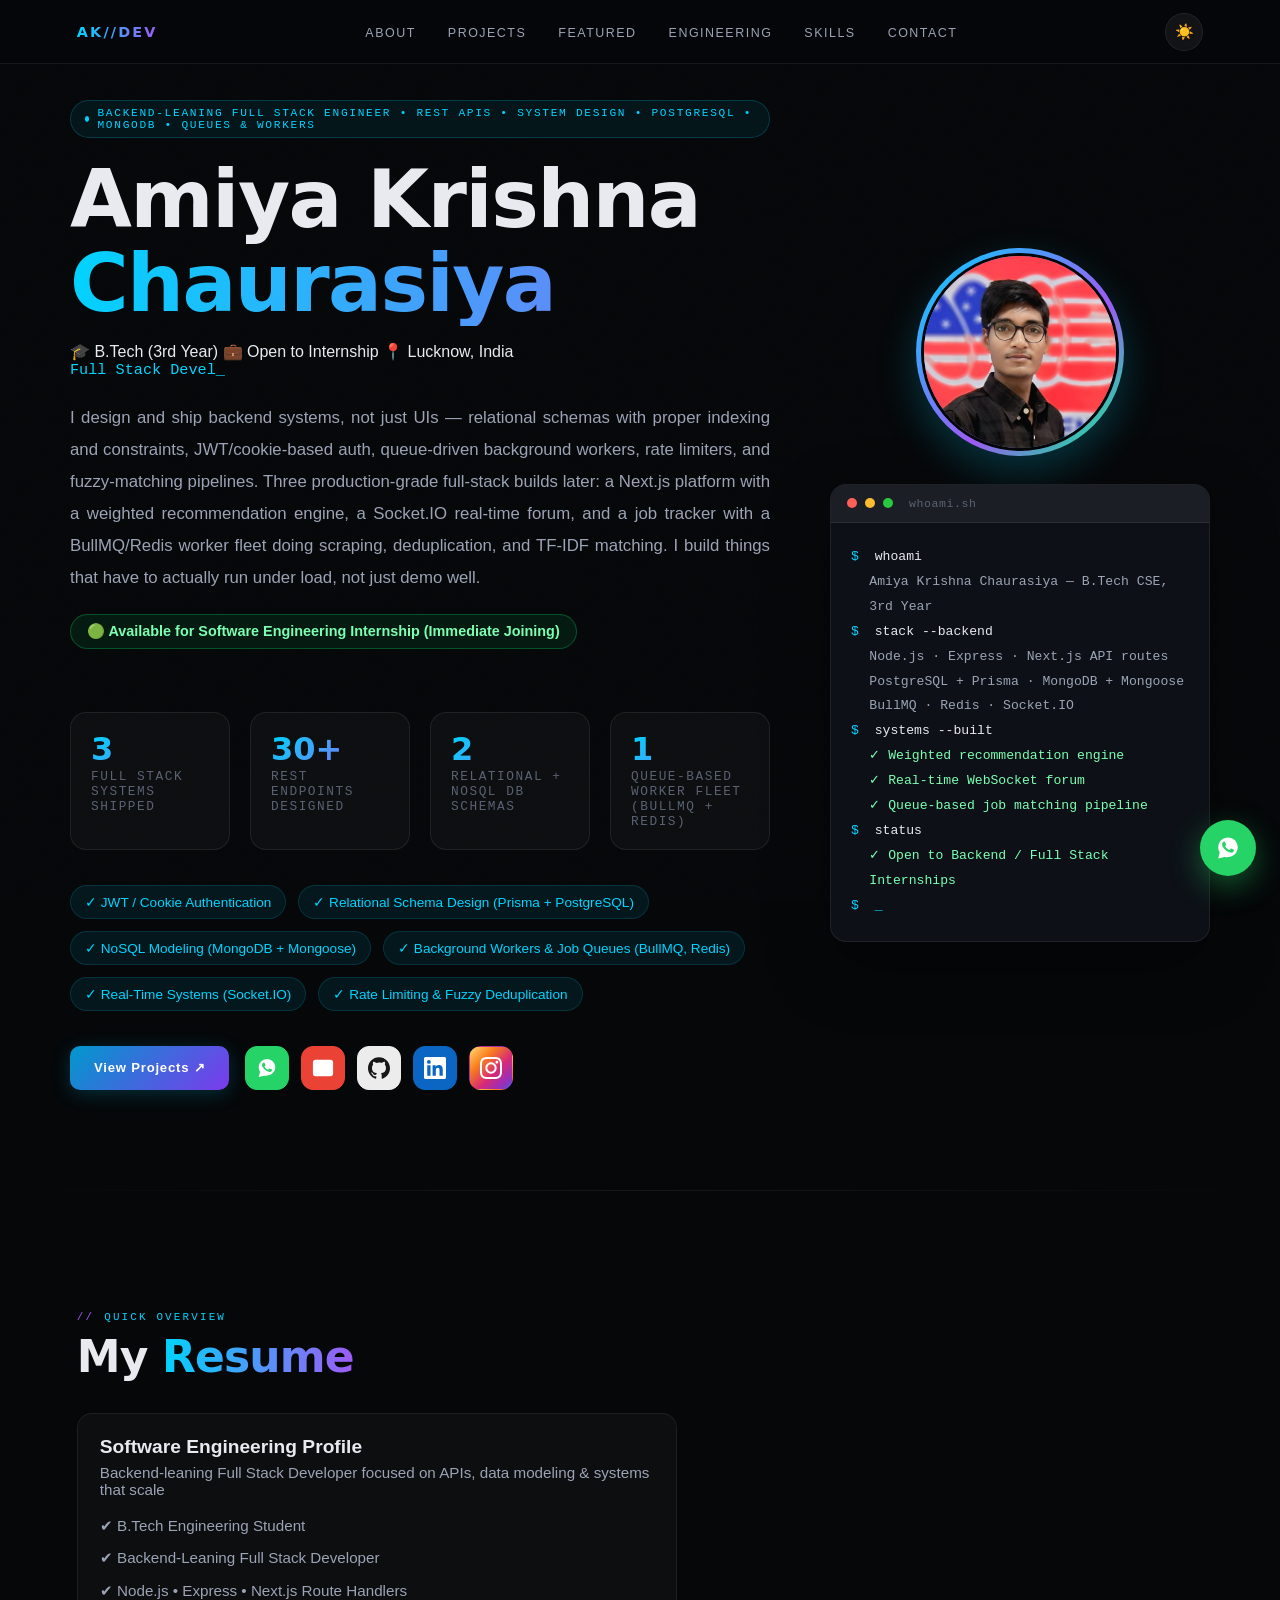
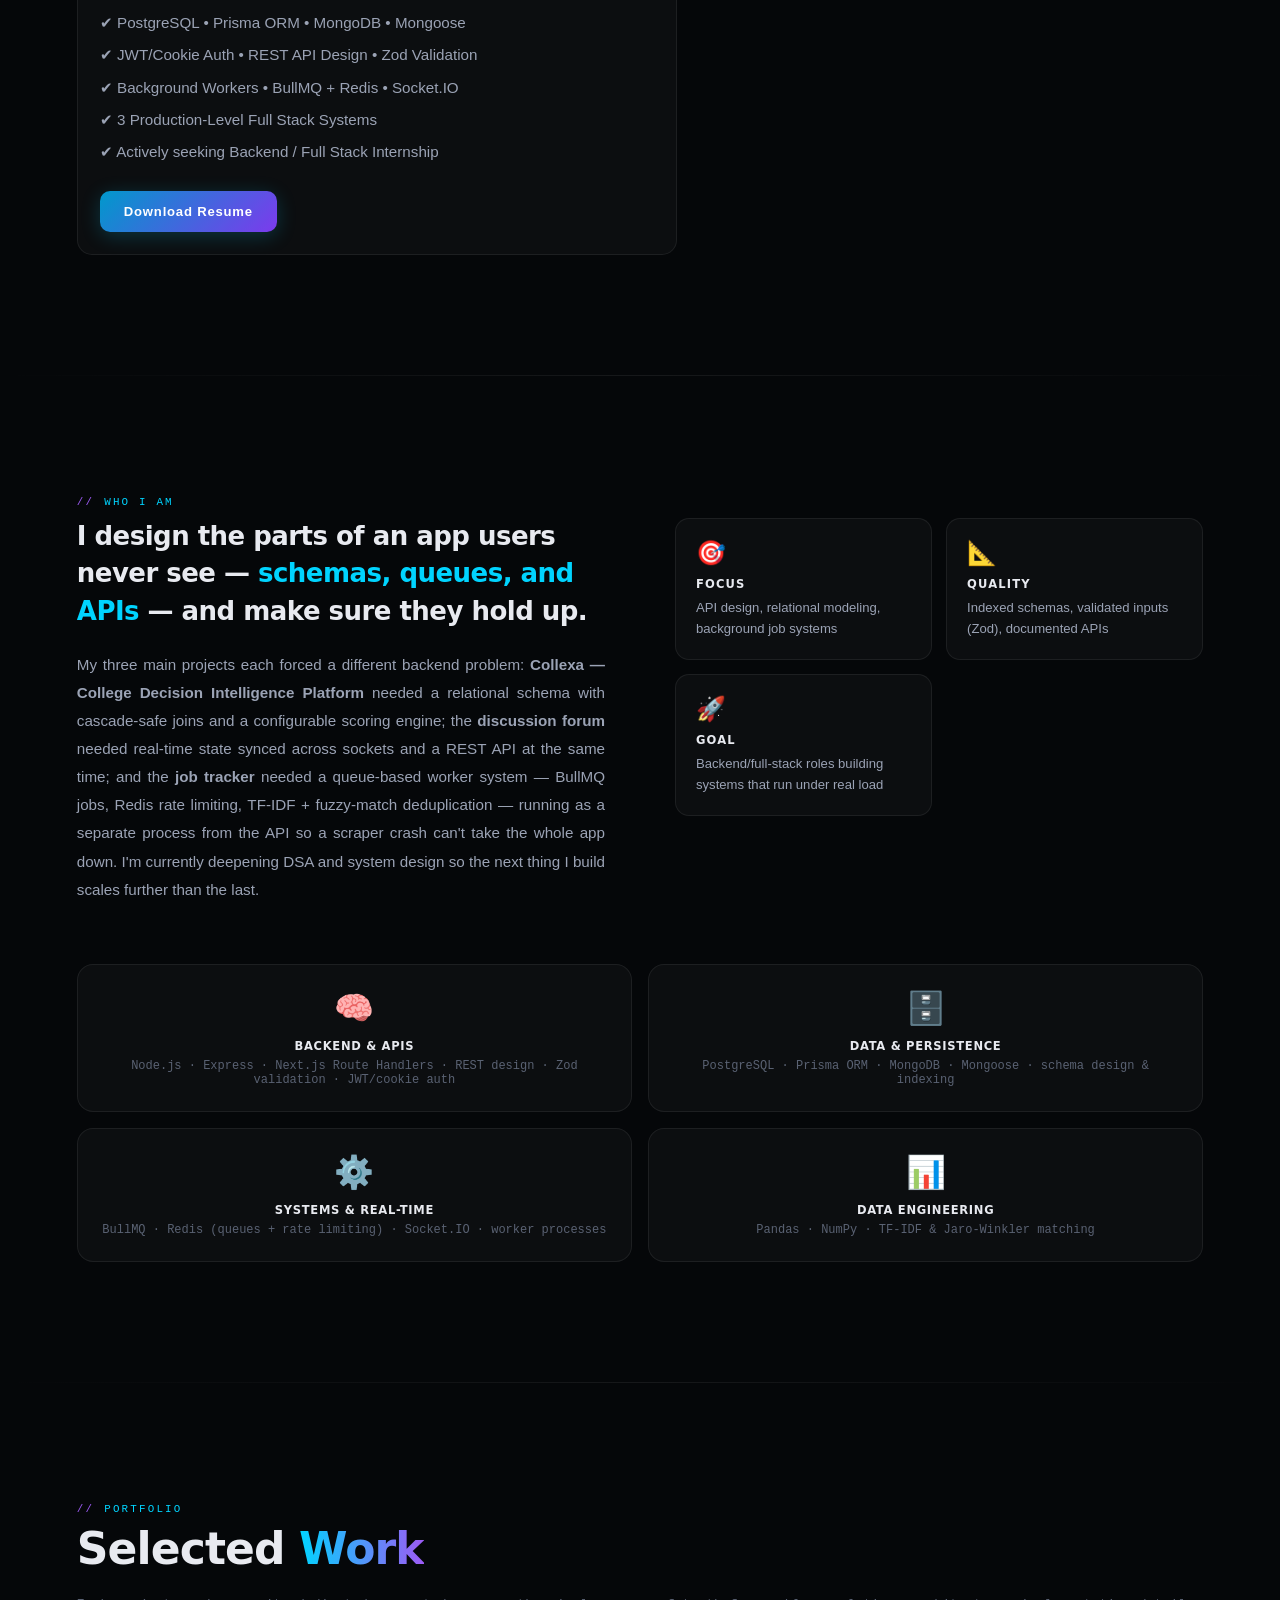
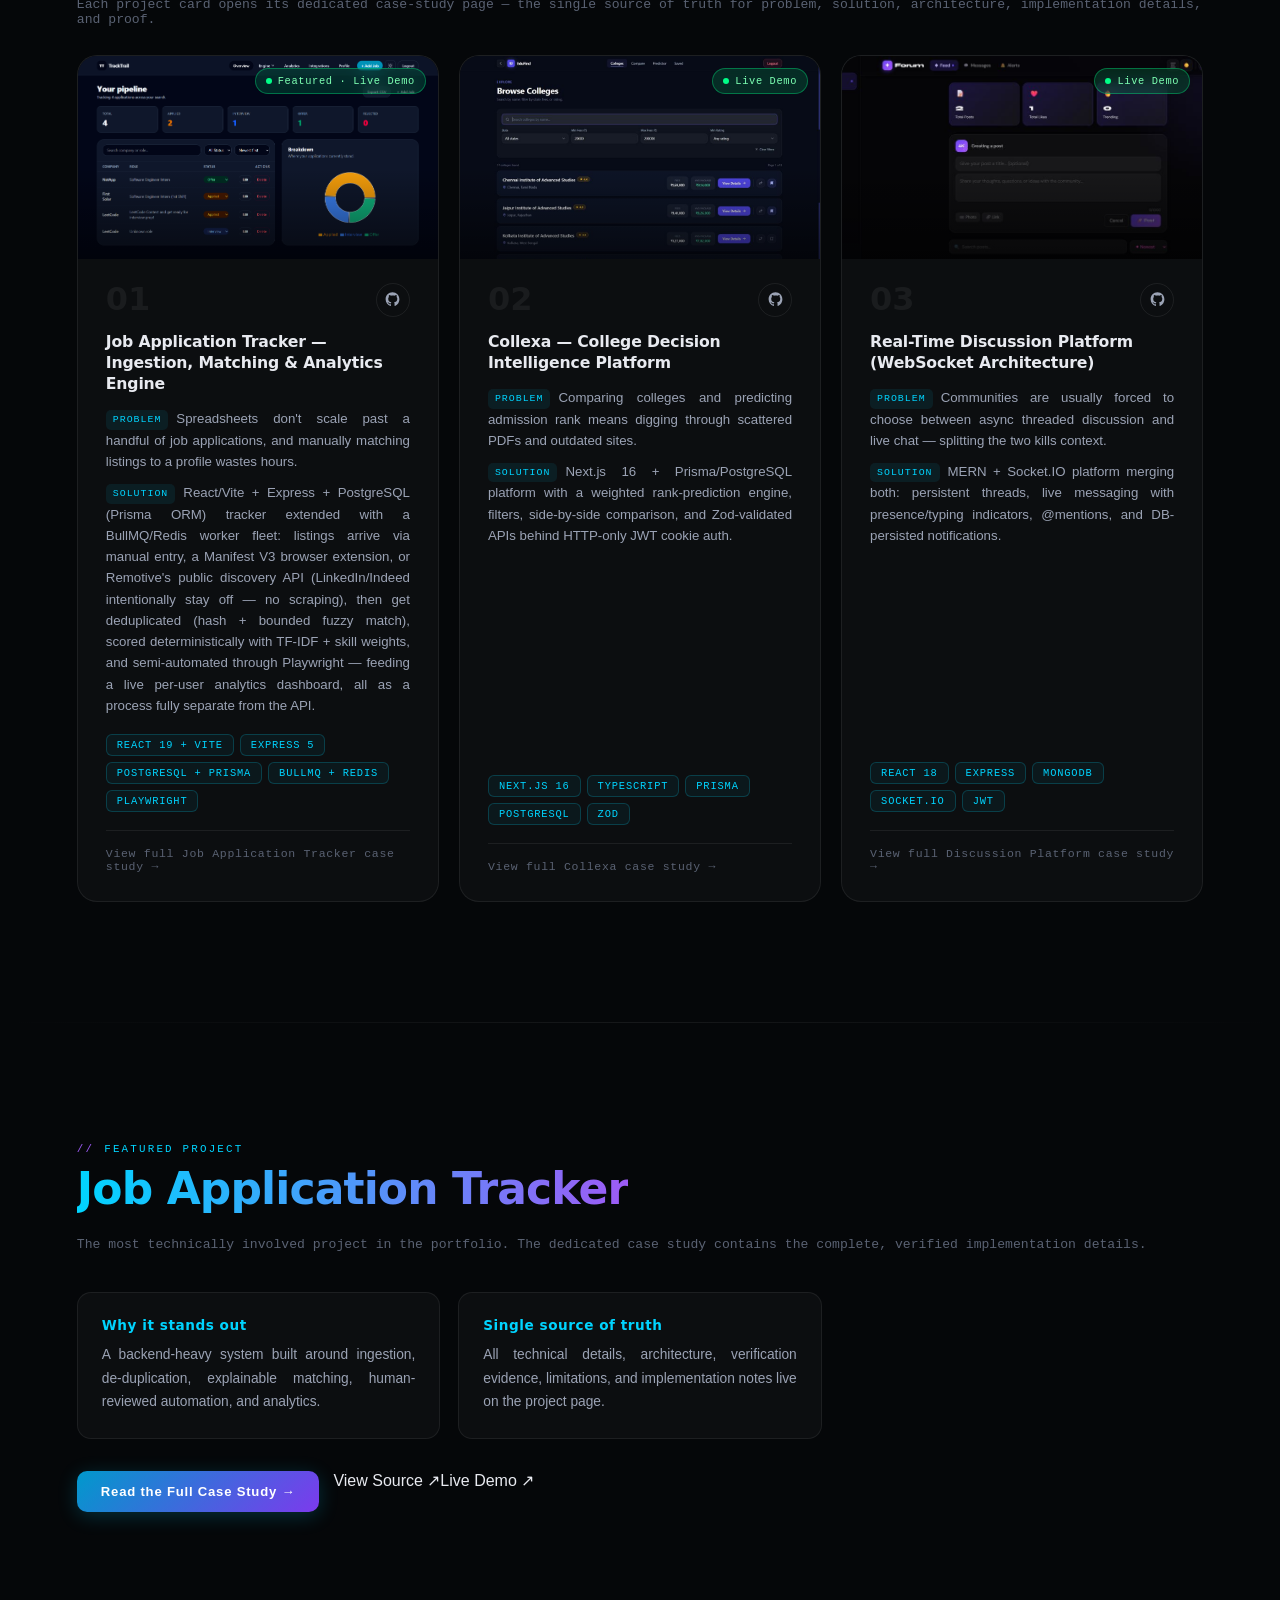
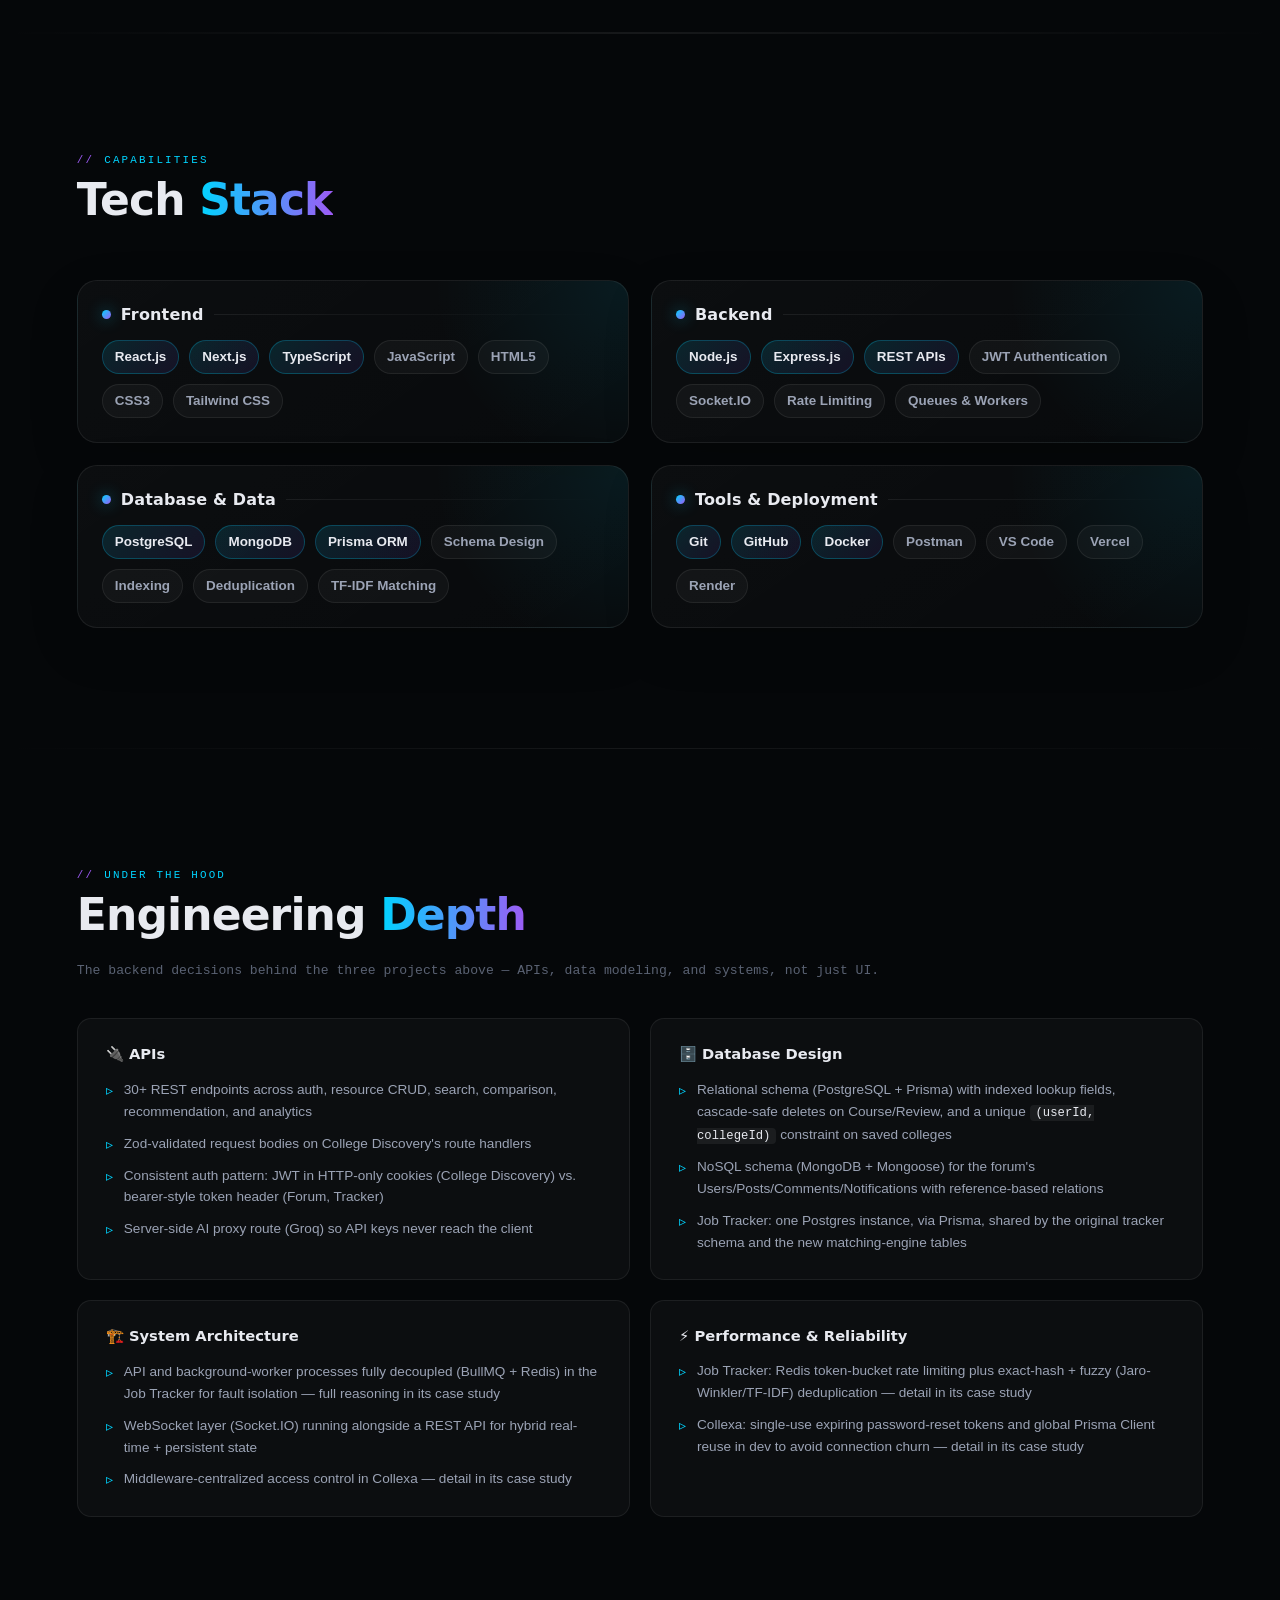
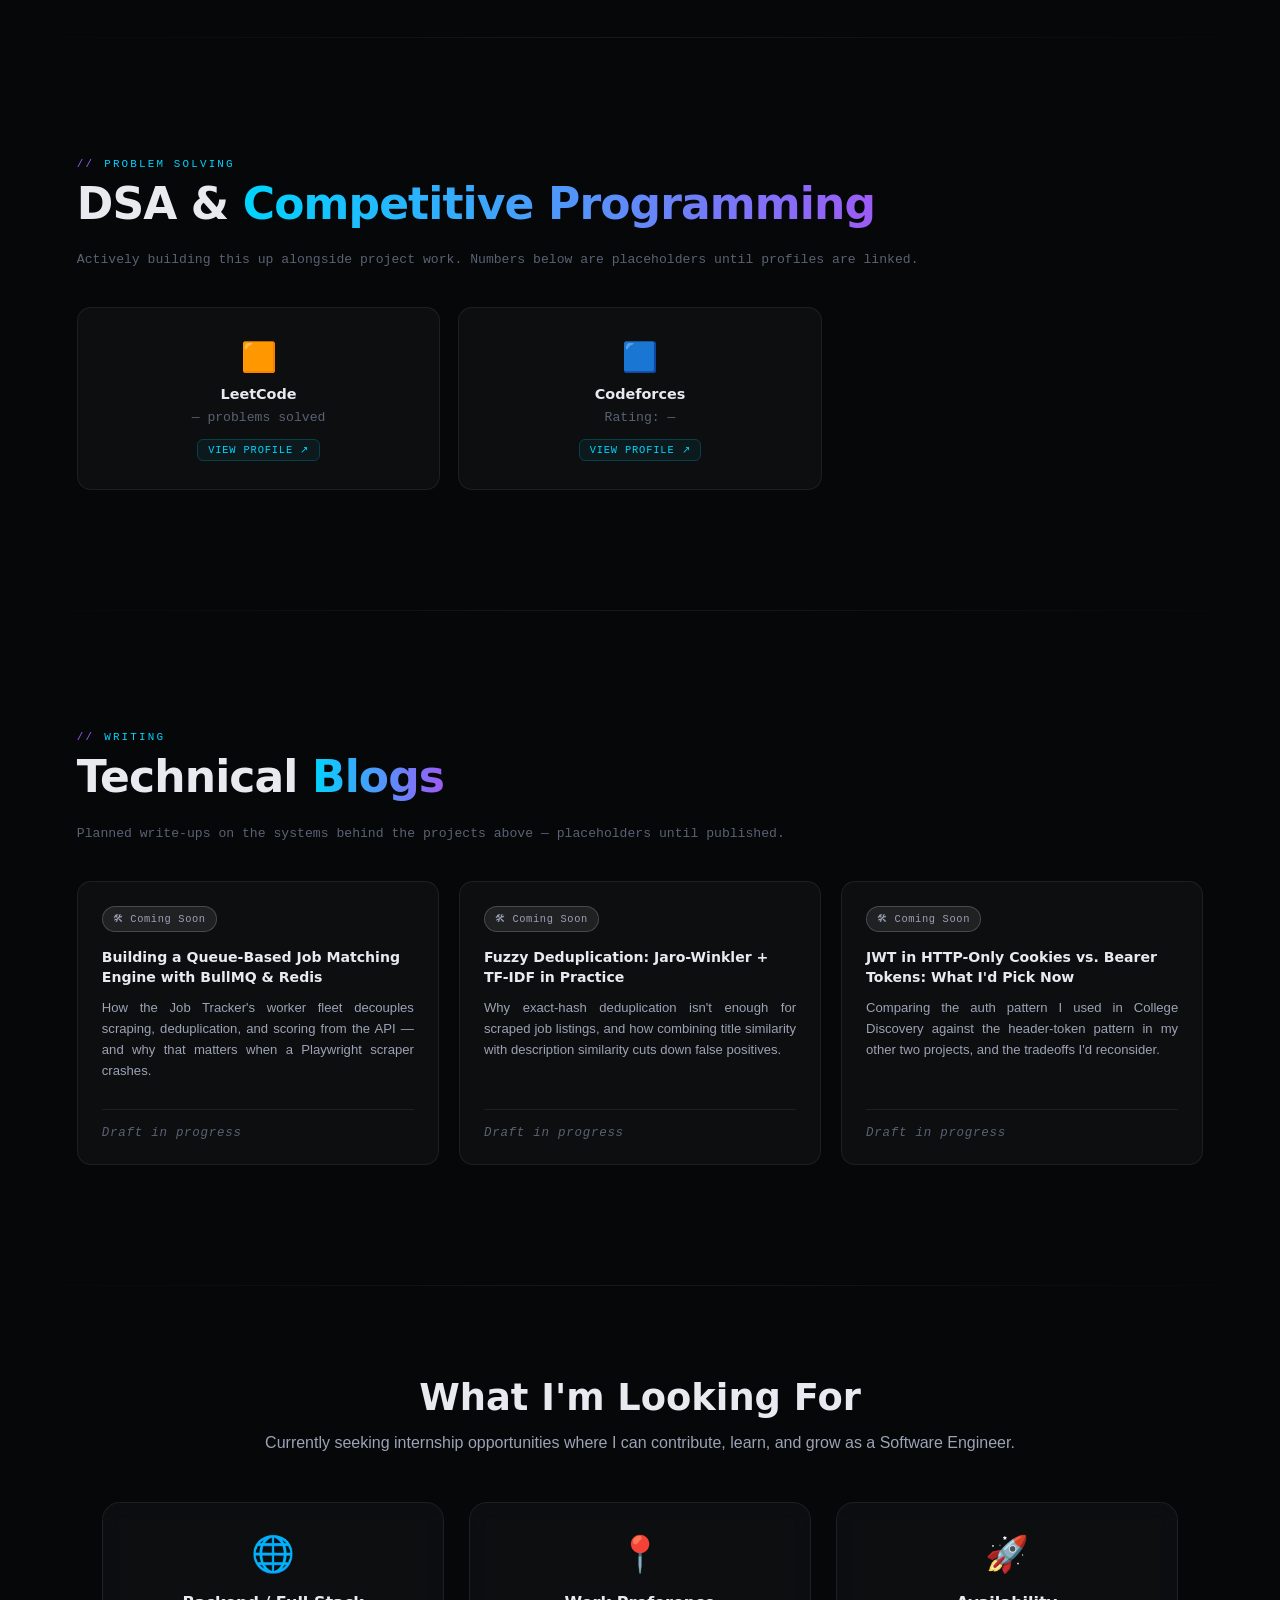
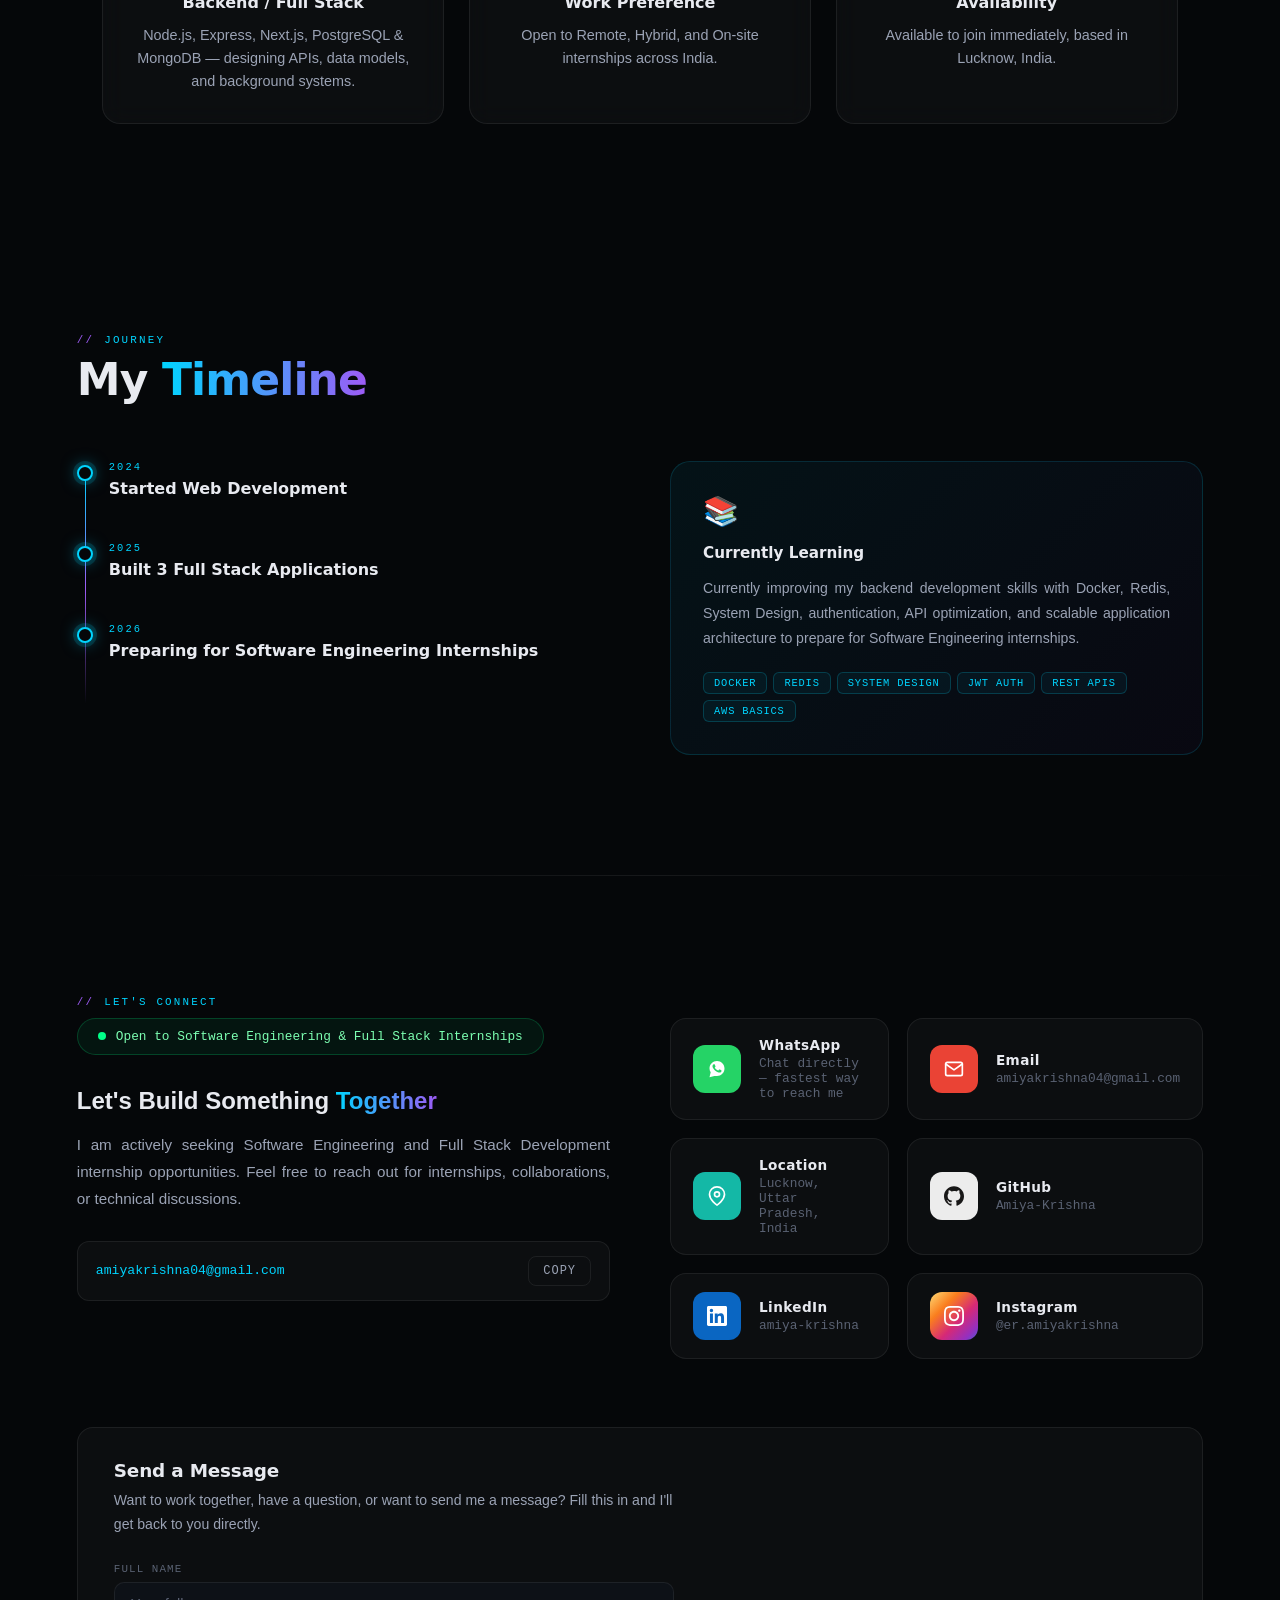
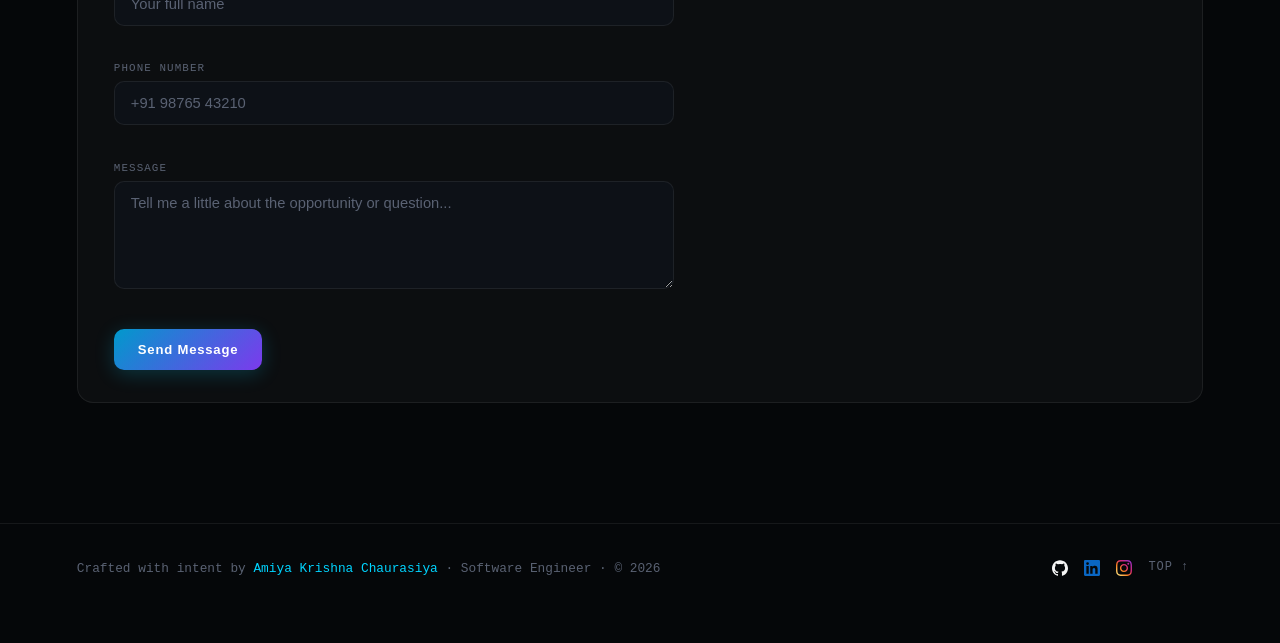
<file: index.html>
<!doctype html>
<html lang="en">
  <head>
    <meta charset="UTF-8" />
    <meta name="viewport" content="width=device-width, initial-scale=1.0" />

    <title>Amiya Krishna Chaurasiya — Software Engineer</title>

    <meta
      name="description"
      content="Amiya Krishna Chaurasiya is a B.Tech Computer Science student and backend-leaning full-stack software engineer focused on APIs, PostgreSQL, MongoDB, Redis, queues, workers, and scalable applications."
    />

    <link rel="canonical" href="https://www.amiyakrishna.dev/" />

    <!-- Open Graph -->
    <meta
      property="og:title"
      content="Amiya Krishna Chaurasiya — Software Engineer"
    />

    <meta property="og:site_name" content="Amiya Krishna Chaurasiya" />

    <meta
      property="og:description"
      content="Backend-leaning full-stack software engineer building production-oriented applications."
    />

    <meta
      property="og:image"
      content="https://www.amiyakrishna.dev/assets/projects/amiya-krishna-chaurasiya.jpg"
    />

    <meta property="og:url" content="https://www.amiyakrishna.dev/" />

    <meta property="og:type" content="profile" />
    <meta property="profile:first_name" content="Amiya" />
    <meta property="profile:last_name" content="Chaurasiya" />

    <!-- Twitter / X Card -->
    <meta name="twitter:card" content="summary_large_image" />
    <meta
      name="twitter:title"
      content="Amiya Krishna Chaurasiya — Software Engineer"
    />
    <meta
      name="twitter:description"
      content="Backend-leaning full-stack software engineer building production-oriented applications."
    />
    <meta
      name="twitter:image"
      content="https://www.amiyakrishna.dev/assets/projects/amiya-krishna-chaurasiya.jpg"
    />
    <meta
      name="twitter:image:alt"
      content="Amiya Krishna Chaurasiya — Software Developer"
    />

    <!-- Favicon -->
    <link rel="icon" type="image/svg+xml" href="assets/favicon.svg" />
    <link rel="alternate icon" href="assets/favicon.svg" />
    <link
      rel="apple-touch-icon"
      sizes="180x180"
      href="assets/apple-touch-icon.png"
    />

    <!-- Person / ProfilePage -->
    <script type="application/ld+json">
      {
        "@context": "https://schema.org",
        "@type": "ProfilePage",
        "mainEntity": {
          "@type": "Person",
          "@id": "https://www.amiyakrishna.dev/#person",
          "name": "Amiya Krishna Chaurasiya",
          "givenName": "Amiya",
          "additionalName": "Krishna",
          "familyName": "Chaurasiya",
          "alternateName": "Amiya Krishna",
          "jobTitle": "Software Engineer",
          "description": "B.Tech Computer Science student and backend-leaning full-stack software engineer.",
          "image": "https://www.amiyakrishna.dev/assets/projects/amiya-krishna-chaurasiya.jpg",
          "url": "https://www.amiyakrishna.dev/",
          "sameAs": [
            "https://www.linkedin.com/in/amiya-krishna",
            "https://github.com/Amiya-Krishna",
            "https://www.instagram.com/er.amiyakrishna/"
          ]
        }
      }
    </script>

    <link rel="stylesheet" href="style.css" />
  </head>

  <body>
    <!-- Scroll bar -->
    <div id="scroll-bar"></div>

    <!-- Canvas BG -->
    <canvas id="bg-canvas"></canvas>

    <!-- ── NAV ── -->
    <nav>
      <div class="nav-logo">AK//DEV</div>
      <ul class="nav-links">
        <li><a href="#about">About</a></li>
        <li><a href="#projects">Projects</a></li>
        <li><a href="#featured">Featured</a></li>
        <li><a href="#engineering">Engineering</a></li>
        <li><a href="#skills">Skills</a></li>
        <li><a href="#contact">Contact</a></li>
      </ul>
      <div class="nav-right">
        <button
          class="theme-btn"
          id="theme-toggle"
          title="Toggle theme"
          aria-label="Toggle light and dark theme"
        >
          ☀️
        </button>
        <button class="nav-toggle" id="nav-toggle" aria-label="Toggle menu">
          <span></span><span></span><span></span>
        </button>
      </div>
    </nav>

    <!-- ── HERO ── -->
    <section class="hero" id="home">
      <div class="container hero-inner">
        <div class="hero-avatar reveal">
          <img
            src="assets/projects/amiya-krishna-chaurasiya.jpg"
            alt="Amiya Krishna Chaurasiya — Software Engineer"
            loading="eager"
            decoding="async"
          />
        </div>
        <div class="hero-left">
          <div class="hero-tag reveal">
            Backend-Leaning Full Stack Engineer • REST APIs • System Design •
            PostgreSQL • MongoDB • Queues & Workers
          </div>
          <h1 class="hero-name reveal">
            <span class="line1">Amiya Krishna</span>
            <span class="line2">Chaurasiya</span>
          </h1>
          <div class="hero-info reveal">
            <span>🎓 B.Tech (3rd Year)</span>

            <span>💼 Open to Internship</span>

            <span>📍 Lucknow, India</span>
          </div>

          <p class="hero-typed reveal">
            <span id="typed-text"></span><span class="cursor-blink">_</span>
          </p>
          <p class="hero-desc reveal">
            I design and ship backend systems, not just UIs — relational schemas
            with proper indexing and constraints, JWT/cookie-based auth,
            queue-driven background workers, rate limiters, and fuzzy-matching
            pipelines. Three production-grade full-stack builds later: a Next.js
            platform with a weighted recommendation engine, a Socket.IO
            real-time forum, and a job tracker with a BullMQ/Redis worker fleet
            doing scraping, deduplication, and TF-IDF matching. I build things
            that have to actually run under load, not just demo well.
          </p>
          <div class="availability reveal">
            🟢 Available for Software Engineering Internship (Immediate Joining)
          </div>
          <div class="hero-stats reveal">
            <div class="stat">
              <span class="stat-num">3</span>
              <div class="stat-label">Full Stack Systems Shipped</div>
            </div>
            <div class="stat">
              <span class="stat-num">30+</span>
              <div class="stat-label">REST Endpoints Designed</div>
            </div>
            <div class="stat">
              <span class="stat-num">2</span>
              <div class="stat-label">Relational + NoSQL DB Schemas</div>
            </div>
            <div class="stat">
              <span class="stat-num">1</span>
              <div class="stat-label">
                Queue-Based Worker Fleet (BullMQ + Redis)
              </div>
            </div>
          </div>
          <div class="hero-highlights reveal">
            <span>✓ JWT / Cookie Authentication</span>

            <span>✓ Relational Schema Design (Prisma + PostgreSQL)</span>

            <span>✓ NoSQL Modeling (MongoDB + Mongoose)</span>

            <span>✓ Background Workers & Job Queues (BullMQ, Redis)</span>

            <span>✓ Real-Time Systems (Socket.IO)</span>

            <span>✓ Rate Limiting & Fuzzy Deduplication</span>
          </div>

          <div class="hero-cta reveal">
            <a class="btn btn-primary" href="#projects">View Projects ↗</a>

            <div
              class="hero-social-icons"
              role="group"
              aria-label="Social profiles"
            >
              <a
                class="icon-btn hero-social-whatsapp"
                id="hero-whatsapp"
                href="https://wa.me/919305559247?text=Hi%20Krishna%2C%20I%20saw%20your%20portfolio%20and%20wanted%20to%20connect%20regarding%20an%20opportunity."
                target="_blank"
                rel="noopener"
                aria-label="Message Amiya Krishna Chaurasiya on WhatsApp"
                title="WhatsApp"
              >
                <svg
                  class="wa-icon"
                  viewBox="0 0 32 32"
                  width="18"
                  height="18"
                  fill="currentColor"
                  aria-hidden="true"
                >
                  <path
                    d="M16.004 3C9.376 3 4 8.373 4 15c0 2.35.687 4.54 1.872 6.383L4 29l7.812-1.84A11.94 11.94 0 0 0 16.004 27C22.63 27 28 21.627 28 15S22.63 3 16.004 3Zm7.03 16.94c-.298.836-1.474 1.532-2.407 1.73-.64.135-1.475.243-4.29-.92-3.6-1.487-5.92-5.13-6.1-5.37-.178-.24-1.46-1.943-1.46-3.706 0-1.763.926-2.63 1.254-2.99.328-.36.716-.45.955-.45.238 0 .478.002.686.012.22.01.516-.083.807.615.298.716 1.014 2.478 1.103 2.658.09.18.15.39.03.63-.12.24-.18.39-.358.6-.18.21-.376.47-.537.63-.18.18-.367.375-.157.735.208.36.925 1.526 1.986 2.472 1.365 1.217 2.516 1.594 2.877 1.774.36.18.567.15.777-.09.208-.24.895-1.044 1.133-1.404.238-.36.478-.3.807-.18.328.12 2.083.982 2.44 1.162.358.18.596.27.685.42.09.15.09.87-.208 1.705Z"
                  />
                </svg>
              </a>

              <a
                class="icon-btn hero-social-email"
                href="mailto:amiyakrishna04@gmail.com"
                aria-label="Email Amiya Krishna Chaurasiya"
                title="Email"
              >
                <svg
                  viewBox="0 0 24 24"
                  width="20"
                  height="20"
                  fill="none"
                  stroke="currentColor"
                  stroke-width="2"
                  stroke-linecap="round"
                  stroke-linejoin="round"
                >
                  <path
                    d="M4 4h16c1.1 0 2 .9 2 2v12a2 2 0 0 1-2 2H4a2 2 0 0 1-2-2V6c0-1.1.9-2 2-2z"
                  />
                  <polyline points="22,6 12,13 2,6" />
                </svg>
              </a>

              <a
                class="icon-btn hero-social-github"
                href="https://github.com/Amiya-Krishna"
                target="_blank"
                rel="noopener noreferrer"
                aria-label="Amiya Krishna Chaurasiya on GitHub"
                title="GitHub"
              >
                <svg
                  viewBox="0 0 24 24"
                  width="18"
                  height="18"
                  fill="currentColor"
                  aria-hidden="true"
                >
                  <path
                    d="M12 .297c-6.63 0-12 5.373-12 12 0 5.303 3.438 9.8 8.205 11.385.6.113.82-.258.82-.577 0-.285-.01-1.04-.015-2.04-3.338.724-4.042-1.61-4.042-1.61C4.422 18.07 3.633 17.7 3.633 17.7c-1.087-.744.084-.729.084-.729 1.205.084 1.838 1.236 1.838 1.236 1.07 1.835 2.809 1.305 3.495.998.108-.776.417-1.305.76-1.605-2.665-.3-5.466-1.332-5.466-5.93 0-1.31.465-2.38 1.235-3.22-.135-.303-.54-1.523.105-3.176 0 0 1.005-.322 3.3 1.23a11.5 11.5 0 013-.405c1.02.005 2.045.138 3 .405 2.28-1.552 3.285-1.23 3.285-1.23.645 1.653.24 2.873.12 3.176.765.84 1.23 1.91 1.23 3.22 0 4.61-2.805 5.625-5.475 5.92.42.36.81 1.096.81 2.22 0 1.606-.015 2.896-.015 3.286 0 .315.21.69.825.57C20.565 22.092 24 17.592 24 12.297c0-6.627-5.373-12-12-12"
                  />
                </svg>
              </a>
              <a
                class="icon-btn hero-social-linkedin"
                href="https://www.linkedin.com/in/amiya-krishna"
                target="_blank"
                rel="noopener noreferrer"
                aria-label="Amiya Krishna Chaurasiya on LinkedIn"
                title="LinkedIn"
              >
                <svg
                  viewBox="0 0 24 24"
                  width="18"
                  height="18"
                  fill="currentColor"
                  aria-hidden="true"
                >
                  <path
                    d="M20.447 20.452h-3.554v-5.569c0-1.328-.027-3.037-1.852-3.037-1.853 0-2.136 1.445-2.136 2.939v5.667H9.351V9h3.414v1.561h.046c.476-.9 1.637-1.85 3.37-1.85 3.601 0 4.267 2.37 4.267 5.455v6.286zM5.337 7.433a2.062 2.062 0 1 1 0-4.124 2.062 2.062 0 0 1 0 4.124zM7.119 20.452H3.554V9h3.565v11.452zM22.225 0H1.771C.792 0 0 .774 0 1.729v20.542C0 23.227.792 24 1.771 24h20.451C23.2 24 24 23.227 24 22.271V1.729C24 .774 23.2 0 22.222 0h.003z"
                  />
                </svg>
              </a>
              <a
                class="icon-btn hero-social-instagram"
                href="https://www.instagram.com/er.amiyakrishna/"
                target="_blank"
                rel="noopener noreferrer"
                aria-label="Amiya Krishna Chaurasiya on Instagram"
                title="Instagram"
              >
                <svg
                  viewBox="0 0 24 24"
                  width="18"
                  height="18"
                  fill="none"
                  aria-hidden="true"
                >
                  <path
                    fill="#ffffff"
                    d="M12 2.163c3.204 0 3.584.012 4.85.07 3.252.148 4.771 1.691 4.919 4.919.058 1.265.069 1.645.069 4.849 0 3.205-.012 3.584-.069 4.849-.149 3.225-1.664 4.771-4.919 4.919-1.266.058-1.644.07-4.85.07-3.204 0-3.584-.012-4.849-.07-3.26-.149-4.771-1.699-4.919-4.92-.058-1.265-.07-1.644-.07-4.849 0-3.204.013-3.583.07-4.849.149-3.227 1.664-4.771 4.919-4.919 1.266-.057 1.645-.069 4.849-.069zm0-2.163c-3.259 0-3.667.014-4.947.072-4.358.2-6.78 2.618-6.98 6.98-.059 1.281-.073 1.689-.073 4.948 0 3.259.014 3.668.072 4.948.2 4.358 2.618 6.78 6.98 6.98 1.281.058 1.689.072 4.948.072 3.259 0 3.668-.014 4.948-.072 4.354-.2 6.782-2.618 6.979-6.98.059-1.28.073-1.689.073-4.948 0-3.259-.014-3.667-.072-4.947-.196-4.354-2.617-6.78-6.979-6.98-1.281-.059-1.69-.073-4.949-.073zm0 5.838c-3.403 0-6.162 2.759-6.162 6.162s2.759 6.163 6.162 6.163 6.162-2.759 6.162-6.163c0-3.403-2.759-6.162-6.162-6.162zm0 10.162c-2.209 0-4-1.79-4-4 0-2.209 1.791-4 4-4s4 1.791 4 4c0 2.21-1.791 4-4 4zm6.406-11.845c-.796 0-1.441.645-1.441 1.44s.645 1.44 1.441 1.44c.795 0 1.439-.645 1.439-1.44s-.644-1.44-1.439-1.44z"
                  />
                </svg>
              </a>
            </div>
          </div>
        </div>

        <div class="hero-terminal reveal">
          <div class="hero-terminal-bar">
            <span class="dot dot-r"></span><span class="dot dot-y"></span
            ><span class="dot dot-g"></span>
            <span class="hero-terminal-title">whoami.sh</span>
          </div>
          <div class="hero-terminal-body">
            <p><span class="prompt">$</span> whoami</p>
            <p class="out">Amiya Krishna Chaurasiya — B.Tech CSE, 3rd Year</p>
            <p><span class="prompt">$</span> stack --backend</p>
            <p class="out">Node.js · Express · Next.js API routes</p>
            <p class="out">PostgreSQL + Prisma · MongoDB + Mongoose</p>
            <p class="out">BullMQ · Redis · Socket.IO</p>
            <p><span class="prompt">$</span> systems --built</p>
            <p class="out out-green">✓ Weighted recommendation engine</p>
            <p class="out out-green">✓ Real-time WebSocket forum</p>
            <p class="out out-green">✓ Queue-based job matching pipeline</p>
            <p><span class="prompt">$</span> status</p>
            <p class="out out-green">
              ✓ Open to Backend / Full Stack Internships
            </p>
            <p>
              <span class="prompt">$</span> <span class="cursor-blink">_</span>
            </p>
          </div>
        </div>
      </div>
    </section>

    <div class="scroll-indicator">
      <span></span>
    </div>

    <div class="divider"></div>

    <!-- RESUME -->
    <section id="resume" class="resume-section">
      <div class="container">
        <div class="section-kicker reveal">Quick Overview</div>
        <div class="section-title reveal" style="margin-bottom: 32px">
          My <em>Resume</em>
        </div>

        <div class="resume-card reveal">
          <div class="resume-header">
            <h3>Software Engineering Profile</h3>
            <p>
              Backend-leaning Full Stack Developer focused on APIs, data
              modeling & systems that scale
            </p>
          </div>

          <div class="resume-highlights">
            <p>✔ B.Tech Engineering Student</p>
            <p>✔ Backend-Leaning Full Stack Developer</p>
            <p>✔ Node.js • Express • Next.js Route Handlers</p>
            <p>✔ PostgreSQL • Prisma ORM • MongoDB • Mongoose</p>
            <p>✔ JWT/Cookie Auth • REST API Design • Zod Validation</p>
            <p>✔ Background Workers • BullMQ + Redis • Socket.IO</p>
            <p>✔ 3 Production-Level Full Stack Systems</p>
            <p>✔ Actively seeking Backend / Full Stack Internship</p>
          </div>

          <a
            class="btn btn-primary"
            href="resume/Amiya_Krishna_Resume.pdf"
            download
          >
            Download Resume
          </a>
        </div>
      </div>
    </section>

    <div class="divider"></div>

    <!-- ── ABOUT ── -->
    <section id="about">
      <div class="container">
        <div class="section-kicker reveal">Who I am</div>
        <div class="about-grid">
          <div>
            <p class="about-headline reveal">
              I design the parts of an app users never see —
              <em>schemas, queues, and APIs</em> — and make sure they hold up.
            </p>
            <p class="about-body reveal">
              My three main projects each forced a different backend problem:
              <strong>Collexa — College Decision Intelligence Platform</strong>
              needed a relational schema with cascade-safe joins and a
              configurable scoring engine; the
              <strong>discussion forum</strong> needed real-time state synced
              across sockets and a REST API at the same time; and the
              <strong>job tracker</strong> needed a queue-based worker system —
              BullMQ jobs, Redis rate limiting, TF-IDF + fuzzy-match
              deduplication — running as a separate process from the API so a
              scraper crash can't take the whole app down. I'm currently
              deepening DSA and system design so the next thing I build scales
              further than the last.
            </p>
          </div>
          <div class="about-cards">
            <div class="mini-card reveal">
              <div class="mini-card-icon">🎯</div>
              <h3>Focus</h3>
              <p>API design, relational modeling, background job systems</p>
            </div>
            <div class="mini-card reveal">
              <div class="mini-card-icon">📐</div>
              <h3>Quality</h3>
              <p>Indexed schemas, validated inputs (Zod), documented APIs</p>
            </div>
            <div class="mini-card reveal">
              <div class="mini-card-icon">🚀</div>
              <h3>Goal</h3>
              <p>
                Backend/full-stack roles building systems that run under real
                load
              </p>
            </div>
          </div>
        </div>

        <!-- achievements -->
        <div class="achievements-grid">
          <div class="ach-card reveal">
            <span class="ach-icon">🧠</span>
            <div class="ach-title">Backend & APIs</div>
            <div class="ach-sub">
              Node.js · Express · Next.js Route Handlers · REST design · Zod
              validation · JWT/cookie auth
            </div>
          </div>
          <div class="ach-card reveal">
            <span class="ach-icon">🗄️</span>
            <div class="ach-title">Data & Persistence</div>
            <div class="ach-sub">
              PostgreSQL · Prisma ORM · MongoDB · Mongoose · schema design &
              indexing
            </div>
          </div>
          <div class="ach-card reveal">
            <span class="ach-icon">⚙️</span>
            <div class="ach-title">Systems & Real-Time</div>
            <div class="ach-sub">
              BullMQ · Redis (queues + rate limiting) · Socket.IO · worker
              processes
            </div>
          </div>
          <div class="ach-card reveal">
            <span class="ach-icon">📊</span>
            <div class="ach-title">Data Engineering</div>
            <div class="ach-sub">
              Pandas · NumPy · TF-IDF & Jaro-Winkler matching
            </div>
          </div>
        </div>
      </div>
    </section>

    <div class="divider"></div>

    <!-- ── PROJECTS ── -->
    <section id="projects">
      <div class="container">
        <div class="section-kicker reveal">Portfolio</div>
        <div class="section-title reveal">Selected <em>Work</em></div>

        <p class="proj-hint reveal">
          Each project card opens its dedicated case-study page — the single source of truth for
          problem, solution, architecture, implementation details, and proof.
        </p>

        <div class="proj-grid">
          <div class="proj-card reveal" onclick="window.location.href='/projects/job-application-tracker.html'">
            <div class="proj-thumb">
              <img
                src="assets/projects/tracker-dashboard.jpg"
                alt="Job Application Tracker dashboard"
                loading="lazy"
              />
              <span class="proj-status status-live"
                ><span class="live-dot"></span>Featured · Live Demo</span
              >
            </div>
            <div class="proj-body">
              <div class="proj-header">
                <div class="proj-num">01</div>
                <a
                  href="https://github.com/Amiya-Krishna/Automated-Job-Application-Tracking-System-with-Email-Ingestion-and-Analytics-Pipeline"
                  target="_blank"
                  rel="noopener"
                  class="proj-link"
                  onclick="event.stopPropagation()"
                  title="View source on GitHub"
                  aria-label="View Job Application Tracker source code on GitHub"
                  ><svg
                    aria-hidden="true"
                    width="15"
                    height="15"
                    viewBox="0 0 24 24"
                    fill="currentColor"
                  >
                    <path
                      d="M12 .5C5.73.5.98 5.24.98 11.52c0 5.02 3.26 9.28 7.77 10.78.57.1.78-.25.78-.55v-2.16c-3.16.69-3.83-1.36-3.83-1.36-.52-1.31-1.26-1.66-1.26-1.66-1.03-.7.08-.69.08-.69 1.14.08 1.74 1.17 1.74 1.17 1.01 1.74 2.66 1.24 3.31.95.1-.73.4-1.24.72-1.53-2.52-.29-5.17-1.26-5.17-5.62 0-1.24.44-2.26 1.17-3.05-.12-.29-.51-1.45.11-3.01 0 0 .96-.31 3.14 1.16.91-.25 1.89-.38 2.86-.38.97 0 1.95.13 2.86.38 2.18-1.47 3.14-1.16 3.14-1.16.62 1.56.23 2.72.11 3.01.73.79 1.17 1.81 1.17 3.05 0 4.37-2.66 5.33-5.19 5.61.41.35.77 1.04.77 2.1v3.11c0 .3.2.66.79.55A11.53 11.53 0 0 0 23.02 11.52C23.02 5.24 18.27.5 12 .5Z"
                    /></svg
                ></a>
              </div>
              <h3>
                Job Application Tracker — Ingestion, Matching &amp; Analytics
                Engine
              </h3>

              <div class="proj-pitch">
                <p>
                  <span class="pitch-label">Problem</span>Spreadsheets don't
                  scale past a handful of job applications, and manually
                  matching listings to a profile wastes hours.
                </p>
                <p>
                  <span class="pitch-label">Solution</span>React/Vite + Express
                  + PostgreSQL (Prisma ORM) tracker extended with a BullMQ/Redis
                  worker fleet: listings arrive via manual entry, a Manifest V3
                  browser extension, or Remotive's public discovery API
                  (LinkedIn/Indeed intentionally stay off — no scraping), then
                  get deduplicated (hash + bounded fuzzy match), scored
                  deterministically with TF-IDF + skill weights, and
                  semi-automated through Playwright — feeding a live per-user
                  analytics dashboard, all as a process fully separate from the
                  API.
                </p>
              </div>

              <div class="tags">
                <span class="tag">React 19 + Vite</span>
                <span class="tag">Express 5</span>
                <span class="tag">PostgreSQL + Prisma</span>
                <span class="tag">BullMQ + Redis</span>
                <span class="tag">Playwright</span>
              </div>
              <a
                class="proj-cta"
                href="/projects/job-application-tracker.html"
                onclick="event.stopPropagation()"
                >View full Job Application Tracker case study
                <span class="proj-cta-arrow" aria-hidden="true">→</span></a
              >
            </div>
          </div>

          <div class="proj-card reveal" onclick="window.location.href='/projects/collexa.html'">
            <div class="proj-thumb">
              <img
                src="assets/projects/college-discovery-list.jpg"
                alt="College Discovery search & filter page"
                loading="lazy"
              />
              <span class="proj-status status-live"
                ><span class="live-dot"></span>Live Demo</span
              >
            </div>
            <div class="proj-body">
              <div class="proj-header">
                <div class="proj-num">02</div>
                <a
                  href="https://github.com/Amiya-Krishna/Collexa-College-Decision-Intelligence-Platform"
                  target="_blank"
                  rel="noopener"
                  class="proj-link"
                  onclick="event.stopPropagation()"
                  title="View source on GitHub"
                  aria-label="View Collexa source code on GitHub"
                  ><svg
                    aria-hidden="true"
                    width="15"
                    height="15"
                    viewBox="0 0 24 24"
                    fill="currentColor"
                  >
                    <path
                      d="M12 .5C5.73.5.98 5.24.98 11.52c0 5.02 3.26 9.28 7.77 10.78.57.1.78-.25.78-.55v-2.16c-3.16.69-3.83-1.36-3.83-1.36-.52-1.31-1.26-1.66-1.26-1.66-1.03-.7.08-.69.08-.69 1.14.08 1.74 1.17 1.74 1.17 1.01 1.74 2.66 1.24 3.31.95.1-.73.4-1.24.72-1.53-2.52-.29-5.17-1.26-5.17-5.62 0-1.24.44-2.26 1.17-3.05-.12-.29-.51-1.45.11-3.01 0 0 .96-.31 3.14 1.16.91-.25 1.89-.38 2.86-.38.97 0 1.95.13 2.86.38 2.18-1.47 3.14-1.16 3.14-1.16.62 1.56.23 2.72.11 3.01.73.79 1.17 1.81 1.17 3.05 0 4.37-2.66 5.33-5.19 5.61.41.35.77 1.04.77 2.1v3.11c0 .3.2.66.79.55A11.53 11.53 0 0 0 23.02 11.52C23.02 5.24 18.27.5 12 .5Z"
                    /></svg
                ></a>
              </div>
              <h3>Collexa — College Decision Intelligence Platform</h3>

              <div class="proj-pitch">
                <p>
                  <span class="pitch-label">Problem</span>Comparing colleges and
                  predicting admission rank means digging through scattered PDFs
                  and outdated sites.
                </p>
                <p>
                  <span class="pitch-label">Solution</span>Next.js 16 +
                  Prisma/PostgreSQL platform with a weighted rank-prediction
                  engine, filters, side-by-side comparison, and Zod-validated
                  APIs behind HTTP-only JWT cookie auth.
                </p>
              </div>

              <div class="tags">
                <span class="tag">Next.js 16</span>
                <span class="tag">TypeScript</span>
                <span class="tag">Prisma</span>
                <span class="tag">PostgreSQL</span>
                <span class="tag">Zod</span>
              </div>
              <a
                class="proj-cta"
                href="/projects/collexa.html"
                onclick="event.stopPropagation()"
                >View full Collexa case study
                <span class="proj-cta-arrow" aria-hidden="true">→</span></a
              >
            </div>
          </div>

          <div class="proj-card reveal" onclick="window.location.href='/projects/community-discussion-forum.html'">
            <div class="proj-thumb">
              <img
                src="assets/projects/forum-dashboard.jpg"
                alt="Community Discussion Forum dashboard"
                loading="lazy"
              />
              <span class="proj-status status-live"
                ><span class="live-dot"></span>Live Demo</span
              >
            </div>
            <div class="proj-body">
              <div class="proj-header">
                <div class="proj-num">03</div>
                <a
                  href="https://github.com/Amiya-Krishna/Community-Discussion-Forum-with-Real-Time-Chat"
                  target="_blank"
                  rel="noopener"
                  class="proj-link"
                  onclick="event.stopPropagation()"
                  title="View source on GitHub"
                  aria-label="View Real-Time Discussion Platform source code on GitHub"
                  ><svg
                    aria-hidden="true"
                    width="15"
                    height="15"
                    viewBox="0 0 24 24"
                    fill="currentColor"
                  >
                    <path
                      d="M12 .5C5.73.5.98 5.24.98 11.52c0 5.02 3.26 9.28 7.77 10.78.57.1.78-.25.78-.55v-2.16c-3.16.69-3.83-1.36-3.83-1.36-.52-1.31-1.26-1.66-1.26-1.66-1.03-.7.08-.69.08-.69 1.14.08 1.74 1.17 1.74 1.17 1.01 1.74 2.66 1.24 3.31.95.1-.73.4-1.24.72-1.53-2.52-.29-5.17-1.26-5.17-5.62 0-1.24.44-2.26 1.17-3.05-.12-.29-.51-1.45.11-3.01 0 0 .96-.31 3.14 1.16.91-.25 1.89-.38 2.86-.38.97 0 1.95.13 2.86.38 2.18-1.47 3.14-1.16 3.14-1.16.62 1.56.23 2.72.11 3.01.73.79 1.17 1.81 1.17 3.05 0 4.37-2.66 5.33-5.19 5.61.41.35.77 1.04.77 2.1v3.11c0 .3.2.66.79.55A11.53 11.53 0 0 0 23.02 11.52C23.02 5.24 18.27.5 12 .5Z"
                    /></svg
                ></a>
              </div>
              <h3>Real-Time Discussion Platform (WebSocket Architecture)</h3>

              <div class="proj-pitch">
                <p>
                  <span class="pitch-label">Problem</span>Communities are
                  usually forced to choose between async threaded discussion and
                  live chat — splitting the two kills context.
                </p>
                <p>
                  <span class="pitch-label">Solution</span>MERN + Socket.IO
                  platform merging both: persistent threads, live messaging with
                  presence/typing indicators, @mentions, and DB-persisted
                  notifications.
                </p>
              </div>

              <div class="tags">
                <span class="tag">React 18</span>
                <span class="tag">Express</span>
                <span class="tag">MongoDB</span>
                <span class="tag">Socket.IO</span>
                <span class="tag">JWT</span>
              </div>
              <a
                class="proj-cta"
                href="/projects/community-discussion-forum.html"
                onclick="event.stopPropagation()"
                >View full Discussion Platform case study
                <span class="proj-cta-arrow" aria-hidden="true">→</span></a
              >
            </div>
          </div>
        </div>
      </div>
    </section>

    <div class="divider"></div>

    <!-- ── FEATURED PROJECT ── -->
    <section id="featured">
      <div class="container">
        <div class="section-kicker reveal">Featured project</div>
        <div class="section-title reveal">
          <em>Job Application Tracker</em>
        </div>
        <p class="proj-hint reveal">
          The most technically involved project in the portfolio. The dedicated
          case study contains the complete, verified implementation details.
        </p>

        <div class="featured-grid">
          <div class="featured-card reveal">
            <h3>Why it stands out</h3>
            <p>
              A backend-heavy system built around ingestion, de-duplication,
              explainable matching, human-reviewed automation, and analytics.
            </p>
          </div>
          <div class="featured-card reveal">
            <h3>Single source of truth</h3>
            <p>
              All technical details, architecture, verification evidence,
              limitations, and implementation notes live on the project page.
            </p>
          </div>
        </div>

        <div class="featured-cta reveal">
          <a
            class="btn btn-primary"
            href="/projects/job-application-tracker.html"
            >Read the Full Case Study →</a
          <a
            class="btn btn-outline"
            href="https://github.com/Amiya-Krishna/Automated-Job-Application-Tracking-System-with-Email-Ingestion-and-Analytics-Pipeline"
            target="_blank"
            rel="noopener"
            >View Source ↗</a
          <a
            class="btn btn-outline"
            href="https://job-application-tracker-portal-ten.vercel.app"
            target="_blank"
            rel="noopener"
            >Live Demo ↗</a
        </div>
      </div>
    </section>

    <div class="divider"></div>

    <div class="divider"></div>

    <!-- ── SKILLS ── -->

    <section id="skills">
      <div class="container">
        <div class="section-kicker reveal">Capabilities</div>
        <div class="section-title reveal">Tech <em>Stack</em></div>

        <div class="skills-layout skills-layout-single">
          <div class="skills-grid">
            <!-- Frontend -->
            <div class="skill-category reveal">
              <div class="skill-cat-title">Frontend</div>
              <div class="skill-tags">
                <span class="skill-tag primary">React.js</span>
                <span class="skill-tag primary">Next.js</span>
                <span class="skill-tag primary">TypeScript</span>
                <span class="skill-tag">JavaScript</span>
                <span class="skill-tag">HTML5</span>
                <span class="skill-tag">CSS3</span>
                <span class="skill-tag">Tailwind CSS</span>
              </div>
            </div>

            <!-- Backend -->
            <div class="skill-category reveal">
              <div class="skill-cat-title">Backend</div>
              <div class="skill-tags">
                <span class="skill-tag primary">Node.js</span>
                <span class="skill-tag primary">Express.js</span>
                <span class="skill-tag primary">REST APIs</span>
                <span class="skill-tag">JWT Authentication</span>
                <span class="skill-tag">Socket.IO</span>
                <span class="skill-tag">Rate Limiting</span>
                <span class="skill-tag">Queues & Workers</span>
              </div>
            </div>

            <!-- Database -->
            <div class="skill-category reveal">
              <div class="skill-cat-title">Database & Data</div>
              <div class="skill-tags">
                <span class="skill-tag primary">PostgreSQL</span>
                <span class="skill-tag primary">MongoDB</span>
                <span class="skill-tag primary">Prisma ORM</span>
                <span class="skill-tag">Schema Design</span>
                <span class="skill-tag">Indexing</span>
                <span class="skill-tag">Deduplication</span>
                <span class="skill-tag">TF-IDF Matching</span>
              </div>
            </div>

            <!-- Tools -->
            <div class="skill-category reveal">
              <div class="skill-cat-title">Tools & Deployment</div>
              <div class="skill-tags">
                <span class="skill-tag primary">Git</span>
                <span class="skill-tag primary">GitHub</span>
                <span class="skill-tag primary">Docker</span>
                <span class="skill-tag">Postman</span>
                <span class="skill-tag">VS Code</span>
                <span class="skill-tag">Vercel</span>
                <span class="skill-tag">Render</span>
              </div>
            </div>
          </div>
        </div>
      </div>
    </section>

    <div class="divider"></div>

    <!-- ── ENGINEERING DEPTH ── -->
    <section id="engineering">
      <div class="container">
        <div class="section-kicker reveal">Under the hood</div>
        <div class="section-title reveal">Engineering <em>Depth</em></div>
        <p class="proj-hint reveal">
          The backend decisions behind the three projects above — APIs, data
          modeling, and systems, not just UI.
        </p>

        <div class="depth-grid">
          <div class="depth-card reveal">
            <h3>🔌 APIs</h3>
            <ul>
              <li>
                30+ REST endpoints across auth, resource CRUD, search,
                comparison, recommendation, and analytics
              </li>
              <li>
                Zod-validated request bodies on College Discovery's route
                handlers
              </li>
              <li>
                Consistent auth pattern: JWT in HTTP-only cookies (College
                Discovery) vs. bearer-style token header (Forum, Tracker)
              </li>
              <li>
                Server-side AI proxy route (Groq) so API keys never reach the
                client
              </li>
            </ul>
          </div>
          <div class="depth-card reveal">
            <h3>🗄️ Database Design</h3>
            <ul>
              <li>
                Relational schema (PostgreSQL + Prisma) with indexed lookup
                fields, cascade-safe deletes on Course/Review, and a unique
                <code>(userId, collegeId)</code> constraint on saved colleges
              </li>
              <li>
                NoSQL schema (MongoDB + Mongoose) for the forum's
                Users/Posts/Comments/Notifications with reference-based
                relations
              </li>
              <li>
                Job Tracker: one Postgres instance, via Prisma, shared by the
                original tracker schema and the new matching-engine tables
              </li>
            </ul>
          </div>
          <div class="depth-card reveal">
            <h3>🏗️ System Architecture</h3>
            <ul>
              <li>
                API and background-worker processes fully decoupled (BullMQ +
                Redis) in the Job Tracker for fault isolation — full reasoning
                in its case study
              </li>
              <li>
                WebSocket layer (Socket.IO) running alongside a REST API for
                hybrid real-time + persistent state
              </li>
              <li>
                Middleware-centralized access control in Collexa — detail in its
                case study
              </li>
            </ul>
          </div>
          <div class="depth-card reveal">
            <h3>⚡ Performance & Reliability</h3>
            <ul>
              <li>
                Job Tracker: Redis token-bucket rate limiting plus exact-hash +
                fuzzy (Jaro-Winkler/TF-IDF) deduplication — detail in its case
                study
              </li>
              <li>
                Collexa: single-use expiring password-reset tokens and global
                Prisma Client reuse in dev to avoid connection churn — detail in
                its case study
              </li>
            </ul>
          </div>
        </div>
      </div>
    </section>

    <div class="divider"></div>

    <!-- ── DSA / PROBLEM SOLVING ── -->
    <section id="dsa">
      <div class="container">
        <div class="section-kicker reveal">Problem solving</div>
        <div class="section-title reveal">
          DSA & <em>Competitive Programming</em>
        </div>
        <p class="proj-hint reveal">
          Actively building this up alongside project work. Numbers below are
          placeholders until profiles are linked.
        </p>

        <div class="dsa-grid">
          <a
            class="dsa-card reveal"
            href="https://leetcode.com/u/AmiyaKrishna/"
            target="_blank"
            rel="noopener"
          >
            <div class="dsa-icon">🟧</div>
            <h3>LeetCode</h3>
            <p class="dsa-stat" id="leetcode-stat">— problems solved</p>
            <span class="tag">View Profile ↗</span>
          </a>
          <a
            class="dsa-card reveal"
            href="https://codeforces.com/profile/krishna_dsa"
            target="_blank"
            rel="noopener"
          >
            <div class="dsa-icon">🟦</div>
            <h3>Codeforces</h3>
            <p class="dsa-stat" id="codeforces-stat">Rating: —</p>
            <span class="tag">View Profile ↗</span>
          </a>
        </div>
      </div>
    </section>

    <div class="divider"></div>

    <!-- ── TECHNICAL BLOGS ── -->
    <section id="blogs">
      <div class="container">
        <div class="section-kicker reveal">Writing</div>
        <div class="section-title reveal">Technical <em>Blogs</em></div>
        <p class="proj-hint reveal">
          Planned write-ups on the systems behind the projects above —
          placeholders until published.
        </p>

        <div class="blog-grid">
          <div
            class="blog-card blog-card-disabled reveal"
            role="group"
            aria-label="Planned blog post, not yet published"
          >
            <span class="proj-status status-progress">🛠 Coming Soon</span>
            <h3>
              Building a Queue-Based Job Matching Engine with BullMQ & Redis
            </h3>
            <p>
              How the Job Tracker's worker fleet decouples scraping,
              deduplication, and scoring from the API — and why that matters
              when a Playwright scraper crashes.
            </p>
            <span class="proj-cta proj-cta-disabled">Draft in progress</span>
          </div>
          <div
            class="blog-card blog-card-disabled reveal"
            role="group"
            aria-label="Planned blog post, not yet published"
          >
            <span class="proj-status status-progress">🛠 Coming Soon</span>
            <h3>Fuzzy Deduplication: Jaro-Winkler + TF-IDF in Practice</h3>
            <p>
              Why exact-hash deduplication isn't enough for scraped job
              listings, and how combining title similarity with description
              similarity cuts down false positives.
            </p>
            <span class="proj-cta proj-cta-disabled">Draft in progress</span>
          </div>
          <div
            class="blog-card blog-card-disabled reveal"
            role="group"
            aria-label="Planned blog post, not yet published"
          >
            <span class="proj-status status-progress">🛠 Coming Soon</span>
            <h3>
              JWT in HTTP-Only Cookies vs. Bearer Tokens: What I'd Pick Now
            </h3>
            <p>
              Comparing the auth pattern I used in College Discovery against the
              header-token pattern in my other two projects, and the tradeoffs
              I'd reconsider.
            </p>
            <span class="proj-cta proj-cta-disabled">Draft in progress</span>
          </div>
        </div>
      </div>
    </section>

    <div class="divider"></div>



    <!-- WHAT I'M LOOKING FOR -->
    <section id="opportunities">
      <h2>What I'm Looking For</h2>

      <p class="section-subtitle">
        Currently seeking internship opportunities where I can contribute,
        learn, and grow as a Software Engineer.
      </p>

      <div class="opportunity-container">
        <div class="opportunity-card">
          <div class="icon">🌐</div>
          <h3>Backend / Full Stack</h3>
          <p>
            Node.js, Express, Next.js, PostgreSQL & MongoDB — designing APIs,
            data models, and background systems.
          </p>
        </div>

        <div class="opportunity-card">
          <div class="icon">📍</div>
          <h3>Work Preference</h3>
          <p>Open to Remote, Hybrid, and On-site internships across India.</p>
        </div>

        <div class="opportunity-card">
          <div class="icon">🚀</div>
          <h3>Availability</h3>
          <p>Available to join immediately, based in Lucknow, India.</p>
        </div>
      </div>
    </section>

    <!-- ── TIMELINE ── -->
    <section id="experience">
      <div class="container">
        <div class="section-kicker reveal">Journey</div>
        <div class="section-title reveal">My <em>Timeline</em></div>

        <div class="timeline-wrap">
          <div class="timeline">
            <div class="t-item reveal">
              <div class="t-dot"></div>
              <div class="t-year">2024</div>
              <div class="t-title">Started Web Development</div>
              <div class="t-body"></div>
            </div>
            <div class="t-item reveal">
              <div class="t-dot"></div>
              <div class="t-year">2025</div>
              <div class="t-title">Built 3 Full Stack Applications</div>
              <div class="t-body"></div>
            </div>
            <div class="t-item reveal">
              <div class="t-dot"></div>
              <div class="t-year">2026</div>
              <div class="t-title">
                Preparing for Software Engineering Internships
              </div>
              <div class="t-body"></div>
            </div>
          </div>

          <div class="learning-card reveal">
            <div
              class="mini-card-icon"
              style="font-size: 1.8rem; margin-bottom: 16px"
            >
              📚
            </div>
            <h3>Currently Learning</h3>
            <p>
              Currently improving my backend development skills with Docker,
              Redis, System Design, authentication, API optimization, and
              scalable application architecture to prepare for Software
              Engineering internships.
            </p>

            <div class="tags">
              <span class="tag">Docker</span>
              <span class="tag">Redis</span>
              <span class="tag">System Design</span>
              <span class="tag">JWT Auth</span>
              <span class="tag">REST APIs</span>
              <span class="tag">AWS Basics</span>
            </div>
          </div>
        </div>
      </div>
    </section>

    <div class="divider"></div>

    <!-- ── CONTACT ── -->
    <section id="contact">
      <div class="container">
        <div class="section-kicker reveal">Let's connect</div>
        <div class="contact-layout">
          <div>
            <div class="avail-banner reveal">
              <span
                style="
                  width: 8px;
                  height: 8px;
                  border-radius: 50%;
                  background: #00ff88;
                  animation: pulse 2s infinite;
                  display: inline-block;
                "
              ></span>
              Open to Software Engineering & Full Stack Internships
            </div>

            <h2 class="reveal">
              Let's Build Something
              <em
                style="
                  font-style: normal;
                  background: linear-gradient(
                    90deg,
                    var(--cyan),
                    var(--violet2)
                  );
                  background-clip: text;
                  -webkit-background-clip: text;
                  color: transparent;
                "
                >Together</em
              >
            </h2>

            <p class="reveal contact-intro" style="margin-top: 16px">
              I am actively seeking Software Engineering and Full Stack
              Development internship opportunities. Feel free to reach out for
              internships, collaborations, or technical discussions.
            </p>

            <div class="email-copy reveal" style="margin-top: 28px">
              <span class="email-addr">
                <a
                  href="mailto:amiyakrishna04@gmail.com"
                  style="color: inherit; text-decoration: none"
                >
                  amiyakrishna04@gmail.com
                </a>
              </span>

              <button class="copy-btn" id="copy-btn" onclick="copyEmail()">
                COPY
              </button>
            </div>
          </div>

          <div class="contact-cards">
            <!-- WhatsApp -->
            <a
              class="contact-card reveal contact-card-whatsapp"
              id="contact-whatsapp"
              href="https://wa.me/919305559247?text=Hi%20Krishna%2C%20I%20saw%20your%20portfolio%20and%20wanted%20to%20connect%20regarding%20an%20opportunity."
              target="_blank"
              rel="noopener"
              aria-label="Chat with Amiya Krishna Chaurasiya on WhatsApp"
            >
              <div class="contact-icon brand-whatsapp" aria-hidden="true">
                <svg
                  viewBox="0 0 32 32"
                  width="20"
                  height="20"
                  fill="currentColor"
                >
                  <path
                    d="M16.004 3C9.376 3 4 8.373 4 15c0 2.35.687 4.54 1.872 6.383L4 29l7.812-1.84A11.94 11.94 0 0 0 16.004 27C22.63 27 28 21.627 28 15S22.63 3 16.004 3Zm7.03 16.94c-.298.836-1.474 1.532-2.407 1.73-.64.135-1.475.243-4.29-.92-3.6-1.487-5.92-5.13-6.1-5.37-.178-.24-1.46-1.943-1.46-3.706 0-1.763.926-2.63 1.254-2.99.328-.36.716-.45.955-.45.238 0 .478.002.686.012.22.01.516-.083.807.615.298.716 1.014 2.478 1.103 2.658.09.18.15.39.03.63-.12.24-.18.39-.358.6-.18.21-.376.47-.537.63-.18.18-.367.375-.157.735.208.36.925 1.526 1.986 2.472 1.365 1.217 2.516 1.594 2.877 1.774.36.18.567.15.777-.09.208-.24.895-1.044 1.133-1.404.238-.36.478-.3.807-.18.328.12 2.083.982 2.44 1.162.358.18.596.27.685.42.09.15.09.87-.208 1.705Z"
                  />
                </svg>
              </div>
              <div>
                <h3>WhatsApp</h3>
                <p>Chat directly — fastest way to reach me</p>
              </div>
            </a>

            <!-- Email -->
            <a
              class="contact-card reveal contact-card-email"
              href="mailto:amiyakrishna04@gmail.com"
              aria-label="Email Amiya Krishna Chaurasiya"
              title="Email"
            >
              <div class="contact-icon brand-email" aria-hidden="true">
                <svg
                  viewBox="0 0 24 24"
                  width="20"
                  height="20"
                  fill="none"
                  stroke="currentColor"
                  stroke-width="2"
                  stroke-linecap="round"
                  stroke-linejoin="round"
                >
                  <path
                    d="M4 4h16c1.1 0 2 .9 2 2v12a2 2 0 0 1-2 2H4a2 2 0 0 1-2-2V6c0-1.1.9-2 2-2z"
                  />
                  <polyline points="22,6 12,13 2,6" />
                </svg>
              </div>
              <div>
                <h3>Email</h3>
                <p>amiyakrishna04@gmail.com</p>
              </div>
            </a>

            <!-- Location -->
            <div class="contact-card reveal contact-card-location">
              <div class="contact-icon brand-location" aria-hidden="true">
                <svg
                  viewBox="0 0 24 24"
                  width="20"
                  height="20"
                  fill="none"
                  stroke="currentColor"
                  stroke-width="2"
                  stroke-linecap="round"
                  stroke-linejoin="round"
                >
                  <path d="M21 10c0 7-9 13-9 13s-9-6-9-13a9 9 0 0 1 18 0z" />
                  <circle cx="12" cy="10" r="3" />
                </svg>
              </div>
              <div>
                <h3>Location</h3>
                <p>Lucknow, Uttar Pradesh, India</p>
              </div>
            </div>

            <!-- GitHub -->
            <a
              class="contact-card reveal contact-card-github"
              href="https://github.com/Amiya-Krishna"
              target="_blank"
              rel="noopener"
              aria-label="Amiya Krishna Chaurasiya on GitHub"
            >
              <div class="contact-icon brand-github" aria-hidden="true">
                <svg
                  viewBox="0 0 24 24"
                  width="20"
                  height="20"
                  fill="currentColor"
                >
                  <path
                    d="M12 .297c-6.63 0-12 5.373-12 12 0 5.303 3.438 9.8 8.205 11.385.6.113.82-.258.82-.577 0-.285-.01-1.04-.015-2.04-3.338.724-4.042-1.61-4.042-1.61C4.422 18.07 3.633 17.7 3.633 17.7c-1.087-.744.084-.729.084-.729 1.205.084 1.838 1.236 1.838 1.236 1.07 1.835 2.809 1.305 3.495.998.108-.776.417-1.305.76-1.605-2.665-.3-5.466-1.332-5.466-5.93 0-1.31.465-2.38 1.235-3.22-.135-.303-.54-1.523.105-3.176 0 0 1.005-.322 3.3 1.23a11.5 11.5 0 013-.405c1.02.005 2.045.138 3 .405 2.28-1.552 3.285-1.23 3.285-1.23.645 1.653.24 2.873.12 3.176.765.84 1.23 1.91 1.23 3.22 0 4.61-2.805 5.625-5.475 5.92.42.36.81 1.096.81 2.22 0 1.606-.015 2.896-.015 3.286 0 .315.21.69.825.57C20.565 22.092 24 17.592 24 12.297c0-6.627-5.373-12-12-12"
                  />
                </svg>
              </div>
              <div>
                <h3>GitHub</h3>
                <p>Amiya-Krishna</p>
              </div>
            </a>

            <!-- LinkedIn -->
            <a
              class="contact-card reveal contact-card-linkedin"
              href="https://www.linkedin.com/in/amiya-krishna"
              target="_blank"
              rel="noopener"
              aria-label="Amiya Krishna Chaurasiya on LinkedIn"
            >
              <div class="contact-icon brand-linkedin" aria-hidden="true">
                <svg
                  viewBox="0 0 24 24"
                  width="20"
                  height="20"
                  fill="currentColor"
                >
                  <path
                    d="M20.447 20.452h-3.554v-5.569c0-1.328-.027-3.037-1.852-3.037-1.853 0-2.136 1.445-2.136 2.939v5.667H9.351V9h3.414v1.561h.046c.476-.9 1.637-1.85 3.37-1.85 3.601 0 4.267 2.37 4.267 5.455v6.286zM5.337 7.433a2.062 2.062 0 1 1 0-4.124 2.062 2.062 0 0 1 0 4.124zM7.119 20.452H3.554V9h3.565v11.452zM22.225 0H1.771C.792 0 0 .774 0 1.729v20.542C0 23.227.792 24 1.771 24h20.451C23.2 24 24 23.227 24 22.271V1.729C24 .774 23.2 0 22.222 0h.003z"
                  />
                </svg>
              </div>
              <div>
                <h3>LinkedIn</h3>
                <p>amiya-krishna</p>
              </div>
            </a>

            <!-- Instagram -->
            <a
              class="contact-card reveal contact-card-instagram"
              href="https://www.instagram.com/er.amiyakrishna/"
              target="_blank"
              rel="noopener"
              aria-label="Amiya Krishna Chaurasiya on Instagram"
            >
              <div class="contact-icon brand-instagram" aria-hidden="true">
                <svg
                  viewBox="0 0 24 24"
                  width="20"
                  height="20"
                  fill="none"
                >
                  <path
                    fill="#ffffff"
                    d="M12 2.163c3.204 0 3.584.012 4.85.07 3.252.148 4.771 1.691 4.919 4.919.058 1.265.069 1.645.069 4.849 0 3.205-.012 3.584-.069 4.849-.149 3.225-1.664 4.771-4.919 4.919-1.266.058-1.644.07-4.85.07-3.204 0-3.584-.012-4.849-.07-3.26-.149-4.771-1.699-4.919-4.92-.058-1.265-.07-1.644-.07-4.849 0-3.204.013-3.583.07-4.849.149-3.227 1.664-4.771 4.919-4.919 1.266-.057 1.645-.069 4.849-.069zm0-2.163c-3.259 0-3.667.014-4.947.072-4.358.2-6.78 2.618-6.98 6.98-.059 1.281-.073 1.689-.073 4.948 0 3.259.014 3.668.072 4.948.2 4.358 2.618 6.78 6.98 6.98 1.281.058 1.689.072 4.948.072 3.259 0 3.668-.014 4.948-.072 4.354-.2 6.782-2.618 6.979-6.98.059-1.28.073-1.689.073-4.948 0-3.259-.014-3.667-.072-4.947-.196-4.354-2.617-6.78-6.979-6.98-1.281-.059-1.69-.073-4.949-.073zm0 5.838c-3.403 0-6.162 2.759-6.162 6.162s2.759 6.163 6.162 6.163 6.162-2.759 6.162-6.163c0-3.403-2.759-6.162-6.162-6.162zm0 10.162c-2.209 0-4-1.79-4-4 0-2.209 1.791-4 4-4s4 1.791 4 4c0 2.21-1.791 4-4 4zm6.406-11.845c-.796 0-1.441.645-1.441 1.44s.645 1.44 1.441 1.44c.795 0 1.439-.645 1.439-1.44s-.644-1.44-1.439-1.44z"
                  />
                </svg>
              </div>
              <div>
                <h3>Instagram</h3>
                <p>@er.amiyakrishna</p>
              </div>
            </a>
          </div>

          <!-- Message form -->
          <div class="contact-form-wrap reveal">
            <div class="contact-form-card">
              <h3 class="contact-form-title">Send a Message</h3>
              <p class="contact-form-sub">
                Want to work together, have a question, or want to send me a
                message? Fill this in and I'll get back to you directly.
              </p>

              <form id="contact-form" novalidate>
                <!-- honeypot field — hidden from real visitors, catches simple bots -->
                <div class="hp-field" aria-hidden="true">
                  <label for="cf-company">Company</label>
                  <input
                    type="text"
                    id="cf-company"
                    name="company"
                    tabindex="-1"
                    autocomplete="off"
                  />
                </div>

                <div class="form-group">
                  <label for="cf-name">Full Name</label>
                  <input
                    type="text"
                    id="cf-name"
                    name="fullName"
                    placeholder="Your full name"
                    required
                    minlength="2"
                    maxlength="80"
                    autocomplete="name"
                    aria-describedby="cf-name-error"
                  />
                  <span
                    class="field-error"
                    id="cf-name-error"
                    role="alert"
                  ></span>
                </div>

                <div class="form-group">
                  <label for="cf-phone">Phone Number</label>
                  <input
                    type="tel"
                    id="cf-phone"
                    name="phone"
                    placeholder="+91 98765 43210"
                    required
                    inputmode="tel"
                    autocomplete="tel"
                    aria-describedby="cf-phone-error"
                  />
                  <span
                    class="field-error"
                    id="cf-phone-error"
                    role="alert"
                  ></span>
                </div>

                <div class="form-group">
                  <label for="cf-message">Message</label>
                  <textarea
                    id="cf-message"
                    name="message"
                    rows="5"
                    placeholder="Tell me a little about the opportunity or question..."
                    required
                    minlength="10"
                    maxlength="2000"
                    aria-describedby="cf-message-error"
                  ></textarea>
                  <span
                    class="field-error"
                    id="cf-message-error"
                    role="alert"
                  ></span>
                </div>

                <button
                  type="submit"
                  class="btn btn-primary contact-submit-btn"
                  id="cf-submit"
                >
                  <span class="btn-spinner" aria-hidden="true"></span>
                  <span class="btn-label">Send Message</span>
                </button>

                <div
                  class="form-status"
                  id="cf-status"
                  role="status"
                  aria-live="polite"
                ></div>
              </form>
            </div>
          </div>
        </div>
      </div>
    </section>

    <!-- Floating WhatsApp button -->
    <a
      id="whatsapp-float"
      class="whatsapp-float"
      href="https://wa.me/919305559247?text=Hi%20Krishna%2C%20I%20saw%20your%20portfolio%20and%20wanted%20to%20connect%20regarding%20an%20opportunity."
      target="_blank"
      rel="noopener"
      aria-label="Chat on WhatsApp"
      title="Chat on WhatsApp"
    >
      <svg
        viewBox="0 0 32 32"
        width="26"
        height="26"
        fill="currentColor"
        aria-hidden="true"
      >
        <path
          d="M16.004 3C9.376 3 4 8.373 4 15c0 2.35.687 4.54 1.872 6.383L4 29l7.812-1.84A11.94 11.94 0 0 0 16.004 27C22.63 27 28 21.627 28 15S22.63 3 16.004 3Zm7.03 16.94c-.298.836-1.474 1.532-2.407 1.73-.64.135-1.475.243-4.29-.92-3.6-1.487-5.92-5.13-6.1-5.37-.178-.24-1.46-1.943-1.46-3.706 0-1.763.926-2.63 1.254-2.99.328-.36.716-.45.955-.45.238 0 .478.002.686.012.22.01.516-.083.807.615.298.716 1.014 2.478 1.103 2.658.09.18.15.39.03.63-.12.24-.18.39-.358.6-.18.21-.376.47-.537.63-.18.18-.367.375-.157.735.208.36.925 1.526 1.986 2.472 1.365 1.217 2.516 1.594 2.877 1.774.36.18.567.15.777-.09.208-.24.895-1.044 1.133-1.404.238-.36.478-.3.807-.18.328.12 2.083.982 2.44 1.162.358.18.596.27.685.42.09.15.09.87-.208 1.705Z"
        />
      </svg>
    </a>

    <!-- ── FOOTER ── -->
    <footer>
      <div class="footer-left">
        Crafted with intent by <strong>Amiya Krishna Chaurasiya</strong> ·
        Software Engineer · © 2026
      </div>
      <div class="footer-right">
        <a
          class="footer-link footer-icon-link brand-github"
          href="https://github.com/Amiya-Krishna"
          target="_blank"
          rel="noopener noreferrer"
          aria-label="Amiya Krishna Chaurasiya on GitHub"
          title="GitHub"
        >
          <svg
            viewBox="0 0 24 24"
            width="16"
            height="16"
            fill="currentColor"
            aria-hidden="true"
          >
            <path
              d="M12 .297c-6.63 0-12 5.373-12 12 0 5.303 3.438 9.8 8.205 11.385.6.113.82-.258.82-.577 0-.285-.01-1.04-.015-2.04-3.338.724-4.042-1.61-4.042-1.61C4.422 18.07 3.633 17.7 3.633 17.7c-1.087-.744.084-.729.084-.729 1.205.084 1.838 1.236 1.838 1.236 1.07 1.835 2.809 1.305 3.495.998.108-.776.417-1.305.76-1.605-2.665-.3-5.466-1.332-5.466-5.93 0-1.31.465-2.38 1.235-3.22-.135-.303-.54-1.523.105-3.176 0 0 1.005-.322 3.3 1.23a11.5 11.5 0 013-.405c1.02.005 2.045.138 3 .405 2.28-1.552 3.285-1.23 3.285-1.23.645 1.653.24 2.873.12 3.176.765.84 1.23 1.91 1.23 3.22 0 4.61-2.805 5.625-5.475 5.92.42.36.81 1.096.81 2.22 0 1.606-.015 2.896-.015 3.286 0 .315.21.69.825.57C20.565 22.092 24 17.592 24 12.297c0-6.627-5.373-12-12-12"
            />
          </svg>
        </a>
        <a
          class="footer-link footer-icon-link brand-linkedin"
          href="https://www.linkedin.com/in/amiya-krishna"
          target="_blank"
          rel="noopener noreferrer"
          aria-label="Amiya Krishna Chaurasiya on LinkedIn"
          title="LinkedIn"
        >
          <svg
            viewBox="0 0 24 24"
            width="16"
            height="16"
            fill="currentColor"
            aria-hidden="true"
          >
            <path
              d="M20.447 20.452h-3.554v-5.569c0-1.328-.027-3.037-1.852-3.037-1.853 0-2.136 1.445-2.136 2.939v5.667H9.351V9h3.414v1.561h.046c.476-.9 1.637-1.85 3.37-1.85 3.601 0 4.267 2.37 4.267 5.455v6.286zM5.337 7.433a2.062 2.062 0 1 1 0-4.124 2.062 2.062 0 0 1 0 4.124zM7.119 20.452H3.554V9h3.565v11.452zM22.225 0H1.771C.792 0 0 .774 0 1.729v20.542C0 23.227.792 24 1.771 24h20.451C23.2 24 24 23.227 24 22.271V1.729C24 .774 23.2 0 22.222 0h.003z"
            />
          </svg>
        </a>
        <a
          class="footer-link footer-icon-link brand-instagram"
          href="https://www.instagram.com/er.amiyakrishna/"
          target="_blank"
          rel="noopener noreferrer"
          aria-label="Amiya Krishna Chaurasiya on Instagram"
          title="Instagram"
        >
          <svg
            viewBox="0 0 24 24"
            width="16"
            height="16"
            fill="none"
            aria-hidden="true"
          >
            <defs>
              <linearGradient
                id="footer-instagram-gradient"
                x1="2.5"
                y1="22"
                x2="21.5"
                y2="2"
                gradientUnits="userSpaceOnUse"
              >
                <stop offset="0%" stop-color="#feda75" />
                <stop offset="35%" stop-color="#fa7e1e" />
                <stop offset="65%" stop-color="#d62976" />
                <stop offset="100%" stop-color="#962fbf" />
              </linearGradient>
            </defs>
            <path
              fill="url(#footer-instagram-gradient)"
              d="M12 2.163c3.204 0 3.584.012 4.85.07 3.252.148 4.771 1.691 4.919 4.919.058 1.265.069 1.645.069 4.849 0 3.205-.012 3.584-.069 4.849-.149 3.225-1.664 4.771-4.919 4.919-1.266.058-1.644.07-4.85.07-3.204 0-3.584-.012-4.849-.07-3.26-.149-4.771-1.699-4.919-4.92-.058-1.265-.07-1.644-.07-4.849 0-3.204.013-3.583.07-4.849.149-3.227 1.664-4.771 4.919-4.919 1.266-.057 1.645-.069 4.849-.069zm0-2.163c-3.259 0-3.667.014-4.947.072-4.358.2-6.78 2.618-6.98 6.98-.059 1.281-.073 1.689-.073 4.948 0 3.259.014 3.668.072 4.948.2 4.358 2.618 6.78 6.98 6.98 1.281.058 1.689.072 4.948.072 3.259 0 3.668-.014 4.948-.072 4.354-.2 6.782-2.618 6.979-6.98.059-1.28.073-1.689.073-4.948 0-3.259-.014-3.667-.072-4.947-.196-4.354-2.617-6.78-6.979-6.98-1.281-.059-1.69-.073-4.949-.073zm0 5.838c-3.403 0-6.162 2.759-6.162 6.162s2.759 6.163 6.162 6.163 6.162-2.759 6.162-6.163c0-3.403-2.759-6.162-6.162-6.162zm0 10.162c-2.209 0-4-1.79-4-4 0-2.209 1.791-4 4-4s4 1.791 4 4c0 2.21-1.791 4-4 4zm6.406-11.845c-.796 0-1.441.645-1.441 1.44s.645 1.44 1.441 1.44c.795 0 1.439-.645 1.439-1.44s-.644-1.44-1.439-1.44z"
            />
          </svg>
        </a>
        <a class="footer-link" href="#home">TOP ↑</a>
      </div>
    </footer>
    <script src="script.js"></script>
  </body>
</html>
</file>
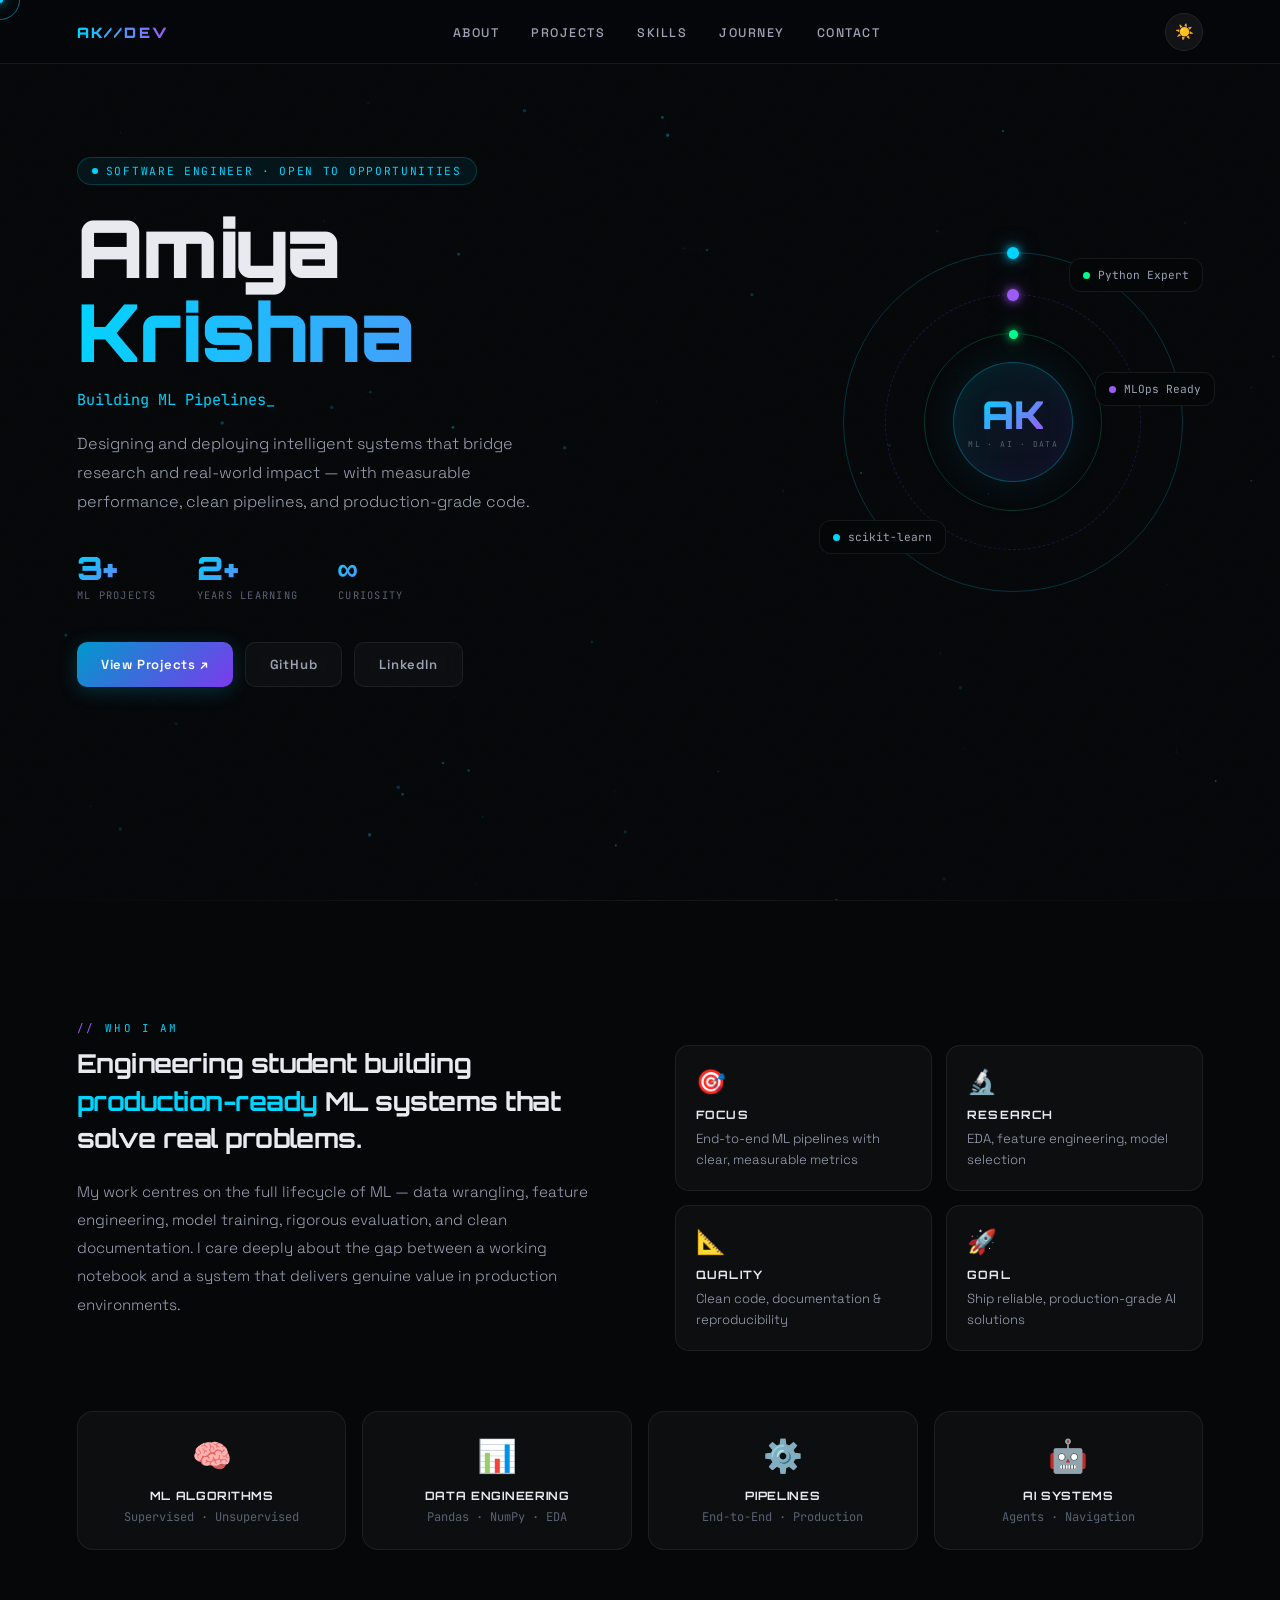
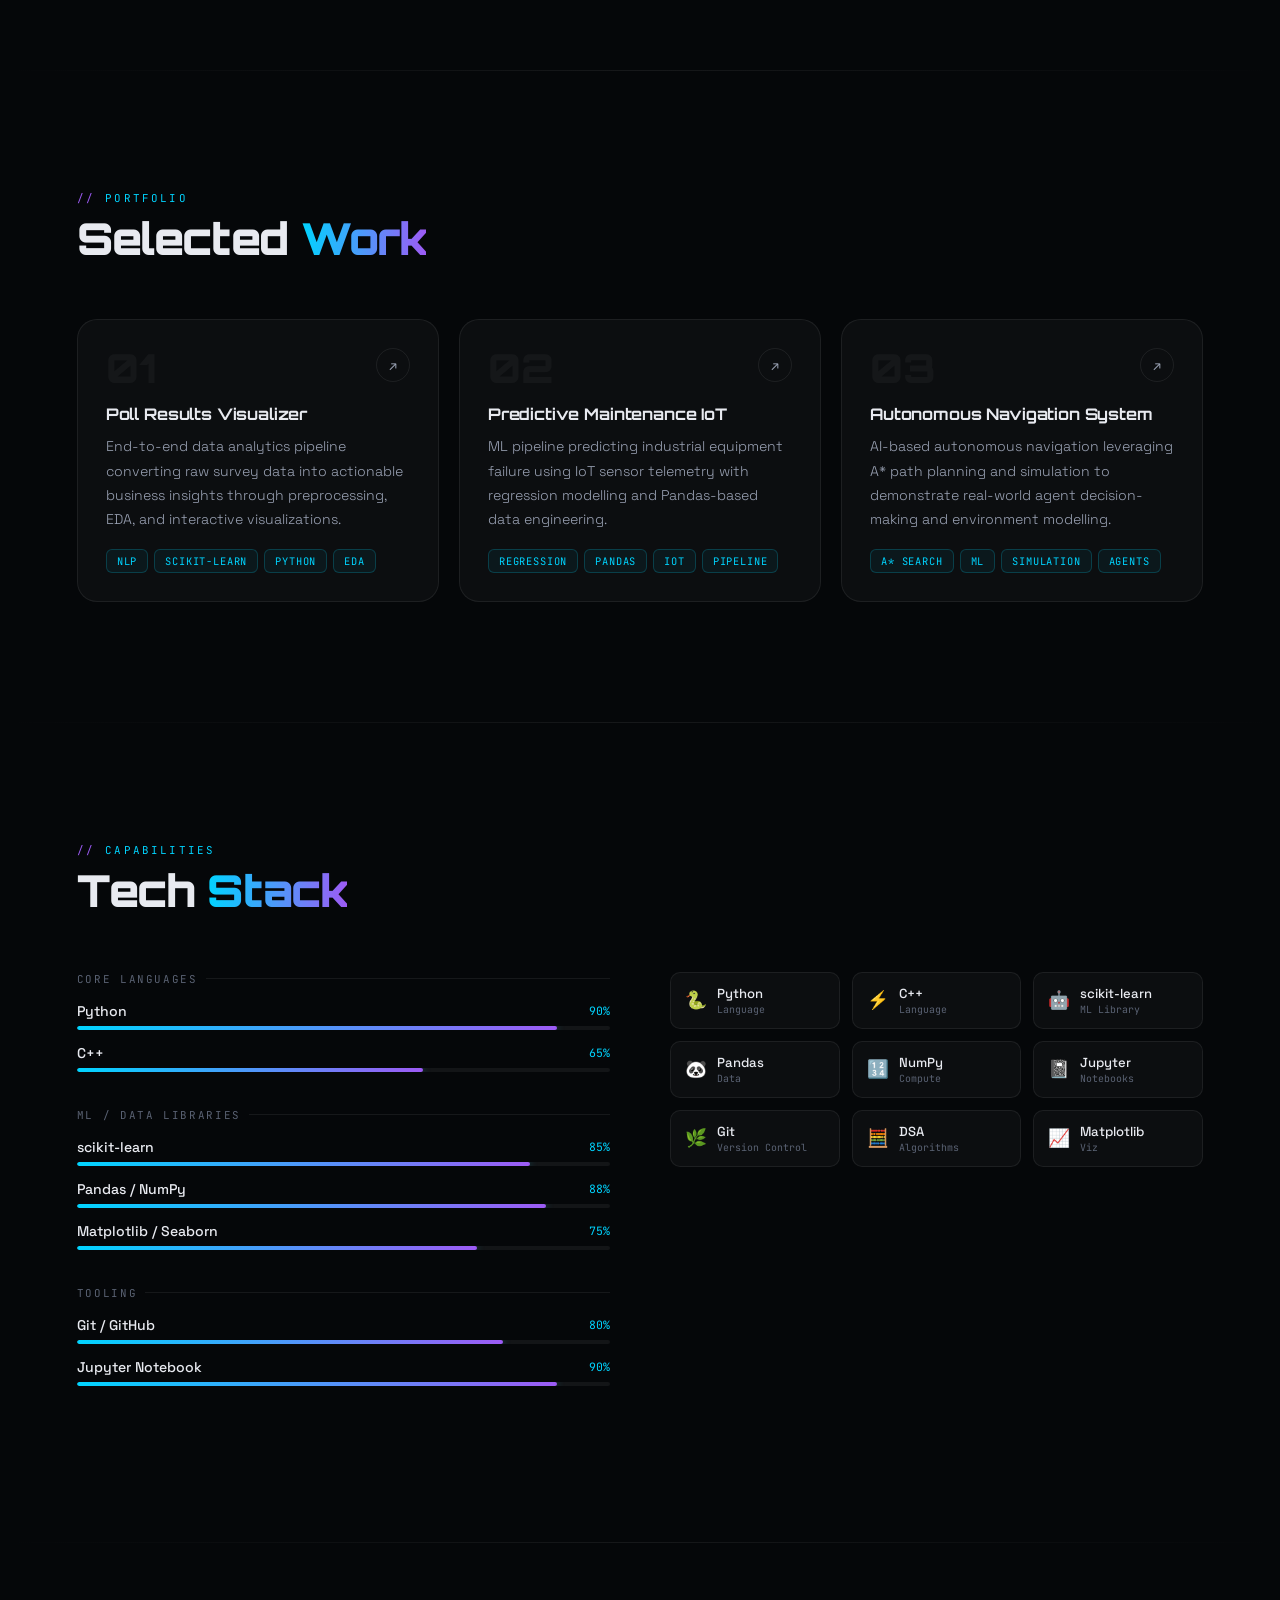
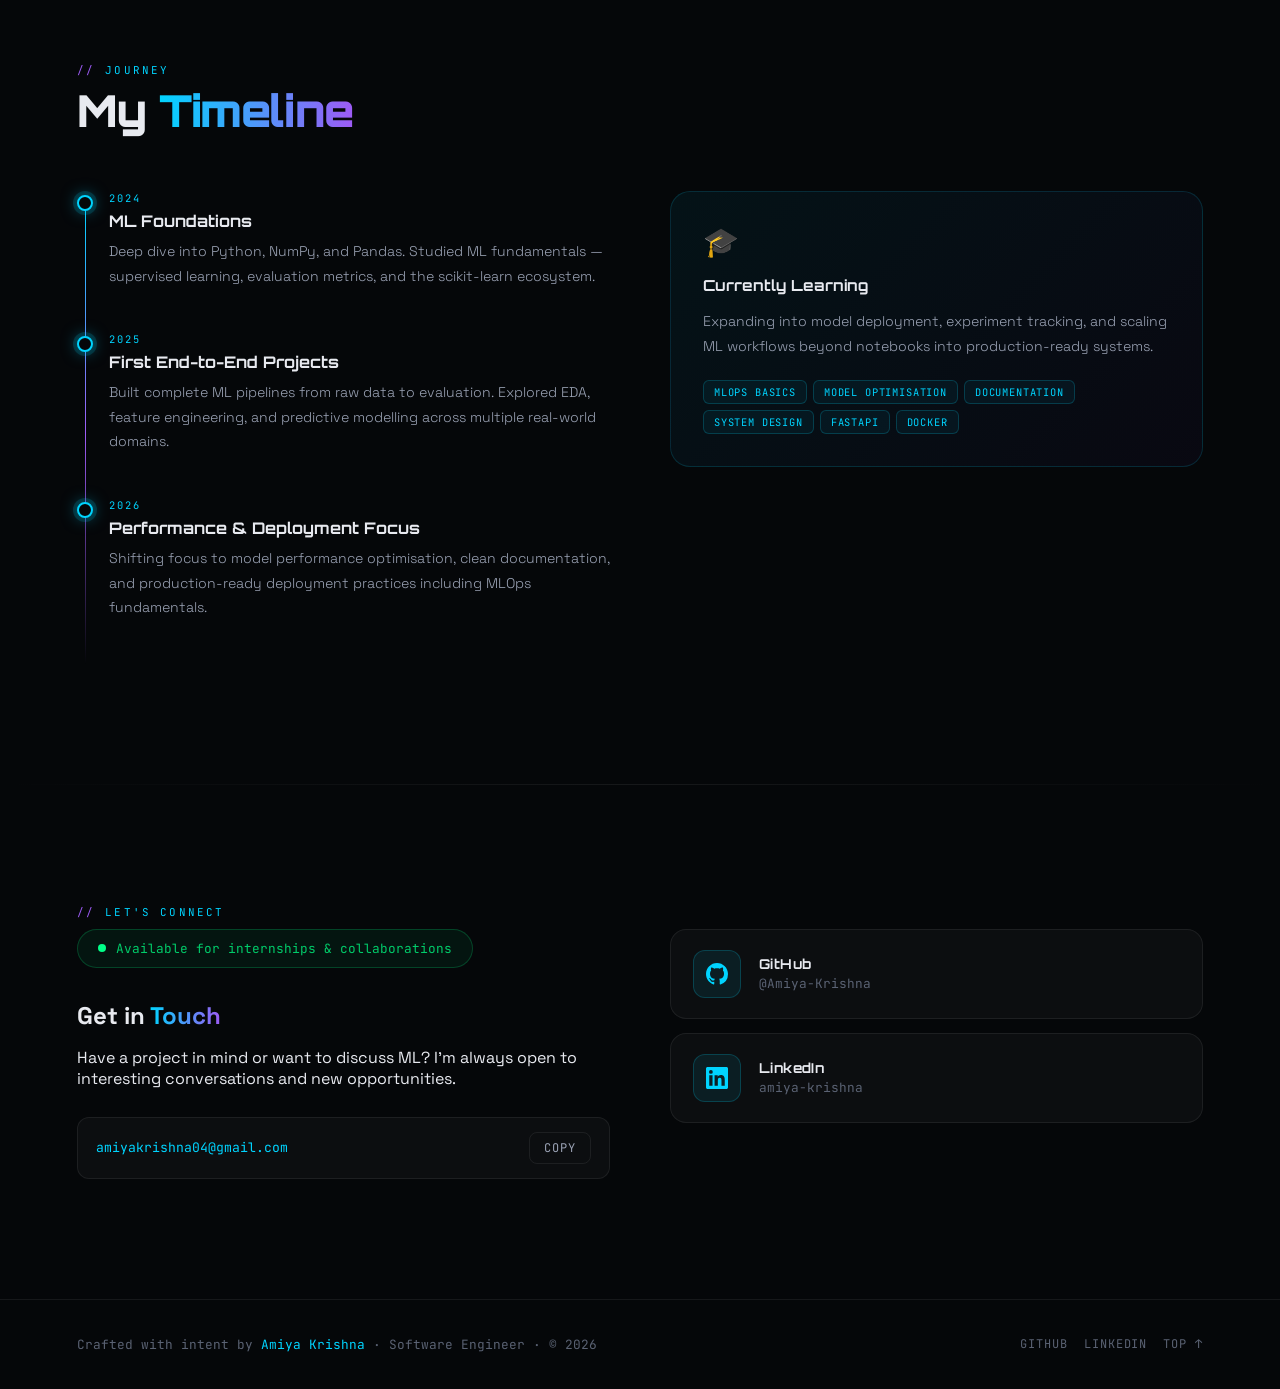
<file: New_profile.html>
<!DOCTYPE html>
<html lang="en">
<head>
<meta charset="UTF-8"/>
<meta name="viewport" content="width=device-width, initial-scale=1.0"/>
<title>Amiya Krishna — Software Engineer</title>
<link rel="preconnect" href="https://fonts.googleapis.com">
<link href="https://fonts.googleapis.com/css2?family=Space+Grotesk:wght@300;400;500;600;700&family=Orbitron:wght@400;700;900&family=JetBrains+Mono:wght@300;400;500&display=swap" rel="stylesheet">
<style>
:root {
  --bg: #050709;
  --bg2: #080b12;
  --bg3: #0d1117;
  --surface: rgba(255,255,255,0.03);
  --surface2: rgba(255,255,255,0.06);
  --border: rgba(255,255,255,0.07);
  --border-h: rgba(0,212,255,0.4);
  --text: #e8eaf0;
  --text2: #9ba3b5;
  --text3: #5a6273;
  --cyan: #00d4ff;
  --cyan2: #0099cc;
  --violet: #7c3aed;
  --violet2: #9d5bf5;
  --green: #00ff88;
  --orange: #ff6b35;
  --glow-c: rgba(0,212,255,0.15);
  --glow-v: rgba(124,58,237,0.15);
  --font-head: 'Orbitron', monospace;
  --font-body: 'Space Grotesk', sans-serif;
  --font-mono: 'JetBrains Mono', monospace;
}

[data-theme="light"] {
  --bg: #f0f2f8;
  --bg2: #e8ecf4;
  --bg3: #ffffff;
  --surface: rgba(0,0,0,0.04);
  --surface2: rgba(0,0,0,0.07);
  --border: rgba(0,0,0,0.1);
  --border-h: rgba(0,150,200,0.5);
  --text: #0d1117;
  --text2: #4a5568;
  --text3: #718096;
  --cyan: #0077aa;
  --cyan2: #005580;
  --violet: #5a21c4;
  --violet2: #7c3aed;
  --green: #00aa55;
  --orange: #dd4400;
  --glow-c: rgba(0,150,200,0.12);
  --glow-v: rgba(90,33,196,0.1);
}

*, *::before, *::after { margin:0; padding:0; box-sizing:border-box; }
html { scroll-behavior:smooth; font-size:16px; }

body {
  font-family:var(--font-body);
  background:var(--bg);
  color:var(--text);
  overflow-x:hidden;
  cursor:none;
  transition:background .4s, color .4s;
}

/* ── CUSTOM CURSOR ── */
#cursor-dot {
  position:fixed; width:6px; height:6px; border-radius:50%;
  background:var(--cyan); pointer-events:none; z-index:9999;
  transform:translate(-50%,-50%);
  transition:transform .08s, width .3s, height .3s;
  box-shadow:0 0 10px var(--cyan), 0 0 20px var(--cyan);
}
#cursor-outline {
  position:fixed; width:40px; height:40px; border-radius:50%;
  border:1px solid rgba(0,212,255,0.5); pointer-events:none; z-index:9998;
  transform:translate(-50%,-50%);
  transition:transform .22s cubic-bezier(.23,1,.32,1), width .3s, height .3s, background .3s;
}
#cursor-outline.hovering {
  width:60px; height:60px;
  background:rgba(0,212,255,0.08);
  border-color:var(--cyan);
}

/* ── CANVAS BG ── */
#bg-canvas {
  position:fixed; inset:0; z-index:0; pointer-events:none; opacity:.5;
}

/* ── SCROLL PROGRESS ── */
#scroll-bar {
  position:fixed; top:0; left:0; height:2px; z-index:200;
  background:linear-gradient(90deg,var(--cyan),var(--violet));
  transition:width .1s linear;
  box-shadow:0 0 8px var(--cyan);
}

/* ── NAV ── */
nav {
  position:fixed; top:0; left:0; right:0; z-index:100;
  display:flex; align-items:center; justify-content:space-between;
  padding:0 6%; height:64px;
  backdrop-filter:blur(24px) saturate(180%);
  background:rgba(5,7,9,0.8);
  border-bottom:1px solid var(--border);
  transition:background .4s;
}
[data-theme="light"] nav { background:rgba(240,242,248,0.85); }

.nav-logo {
  font-family:var(--font-head);
  font-size:.9rem; font-weight:900;
  letter-spacing:.15em;
  background:linear-gradient(90deg,var(--cyan),var(--violet2));
  -webkit-background-clip:text; color:transparent;
}
.nav-right { display:flex; align-items:center; gap:2rem; }
.nav-links { display:flex; gap:2rem; list-style:none; }
.nav-links a {
  color:var(--text2); text-decoration:none; font-size:.78rem;
  letter-spacing:.12em; text-transform:uppercase; font-weight:500;
  position:relative; transition:color .25s;
}
.nav-links a::after {
  content:''; position:absolute; bottom:-4px; left:0; width:0; height:1px;
  background:linear-gradient(90deg,var(--cyan),var(--violet2));
  transition:width .3s ease;
}
.nav-links a:hover { color:var(--cyan); }
.nav-links a:hover::after { width:100%; }

/* theme toggle */
.theme-btn {
  width:38px; height:38px; border-radius:50%;
  background:var(--surface2); border:1px solid var(--border);
  color:var(--text2); font-size:.95rem; cursor:pointer;
  display:flex; align-items:center; justify-content:center;
  transition:.3s; backdrop-filter:blur(10px);
}
.theme-btn:hover { border-color:var(--cyan); color:var(--cyan); }

/* ── SECTIONS ── */
section { position:relative; z-index:1; padding:120px 6%; }
.container { max-width:1140px; margin:0 auto; }

/* ── HERO ── */
.hero { min-height:100vh; display:flex; align-items:center; padding-top:64px; }
.hero-inner { width:100%; display:grid; grid-template-columns:1fr 380px; gap:80px; align-items:center; }

.hero-tag {
  display:inline-flex; align-items:center; gap:8px;
  font-family:var(--font-mono); font-size:.7rem; letter-spacing:.15em;
  text-transform:uppercase; color:var(--cyan); margin-bottom:20px;
  background:rgba(0,212,255,0.07); border:1px solid rgba(0,212,255,0.2);
  padding:6px 14px; border-radius:100px;
}
.hero-tag::before { content:''; width:6px; height:6px; border-radius:50%; background:var(--cyan); animation:blink 1.5s infinite; }
@keyframes blink { 0%,100%{opacity:1} 50%{opacity:.3} }

.hero-name {
  font-family:var(--font-head);
  font-size:clamp(44px,6.5vw,80px);
  font-weight:900; line-height:1.05; letter-spacing:-.02em;
  margin-bottom:16px;
}
.hero-name .line1 { display:block; color:var(--text); }
.hero-name .line2 {
  display:block;
  background:linear-gradient(100deg, var(--cyan) 0%, var(--violet2) 60%, var(--green) 100%);
  -webkit-background-clip:text; color:transparent;
  background-size:200% auto; animation:shimmer 4s linear infinite;
}
@keyframes shimmer { to{background-position:200% center} }

.hero-typed {
  font-family:var(--font-mono); font-size:.95rem; color:var(--cyan);
  margin-bottom:20px; min-height:1.4em;
}
.hero-typed .cursor-blink { animation:cursor-b .75s step-end infinite; }
@keyframes cursor-b { 0%,100%{opacity:1} 50%{opacity:0} }

.hero-desc { color:var(--text2); font-size:1rem; line-height:1.8; max-width:500px; margin-bottom:36px; font-weight:300; }

.hero-stats { display:flex; gap:40px; margin-bottom:40px; }
.stat-num {
  font-family:var(--font-head); font-size:2rem; font-weight:900;
  background:linear-gradient(135deg,var(--cyan),var(--violet2));
  -webkit-background-clip:text; color:transparent; line-height:1;
  display:block;
}
.stat-label { font-family:var(--font-mono); font-size:.65rem; text-transform:uppercase; letter-spacing:.12em; color:var(--text3); margin-top:4px; }

.hero-cta { display:flex; gap:12px; flex-wrap:wrap; }

/* ── BUTTONS ── */
.btn {
  display:inline-flex; align-items:center; gap:8px;
  padding:13px 24px; border-radius:10px; font-size:.82rem;
  font-weight:600; text-decoration:none; transition:.3s ease;
  letter-spacing:.06em; position:relative; overflow:hidden;
  font-family:var(--font-body); cursor:none;
}
.btn-primary {
  background:linear-gradient(135deg, var(--cyan2), var(--violet));
  color:#fff; border:none;
  box-shadow:0 4px 20px rgba(0,212,255,.2);
}
.btn-primary:hover { transform:translateY(-3px); box-shadow:0 12px 40px rgba(0,212,255,.35); }

.btn-outline {
  background:var(--surface); border:1px solid var(--border); color:var(--text2);
  backdrop-filter:blur(10px);
}
.btn-outline:hover { border-color:var(--cyan); color:var(--cyan); background:rgba(0,212,255,.05); transform:translateY(-3px); }

/* ── HERO VISUAL — ORBIT SYSTEM ── */
.hero-right { position:relative; display:flex; align-items:center; justify-content:center; }

.orbit-system {
  position:relative;
  width:360px; height:360px;
  display:flex; align-items:center; justify-content:center;
}

.o-ring {
  position:absolute; border-radius:50%;
  border:1px solid transparent;
  display:flex; align-items:flex-start; justify-content:center;
  animation:ring-spin 20s linear infinite;
}
.o-ring-1 { width:340px; height:340px; border-color:rgba(0,212,255,.22); animation-duration:22s; }
.o-ring-2 { width:256px; height:256px; border-color:rgba(124,58,237,.25); animation-duration:14s; animation-direction:reverse; border-style:dashed; }
.o-ring-3 { width:178px; height:178px; border-color:rgba(0,255,136,.2); animation-duration:9s; }
@keyframes ring-spin { to { transform:rotate(360deg); } }

.o-ball {
  position:absolute; width:12px; height:12px; border-radius:50%;
  top:-6px; left:50%; margin-left:-6px;
}
.o-ball-cyan { background:var(--cyan); box-shadow:0 0 8px var(--cyan), 0 0 20px rgba(0,212,255,.5); }
.o-ball-violet { background:var(--violet2); box-shadow:0 0 8px var(--violet2), 0 0 20px rgba(157,91,245,.5); }
.o-ball-green { background:var(--green); box-shadow:0 0 8px var(--green), 0 0 20px rgba(0,255,136,.5); width:9px; height:9px; top:-4.5px; margin-left:-4.5px; }

.o-center {
  position:absolute; z-index:2;
  width:120px; height:120px; border-radius:50%;
  background:linear-gradient(135deg, rgba(0,212,255,.1), rgba(124,58,237,.1));
  border:1px solid rgba(0,212,255,.3);
  display:flex; flex-direction:column; align-items:center; justify-content:center; gap:5px;
  box-shadow:0 0 40px rgba(0,212,255,.1), inset 0 0 30px rgba(0,212,255,.05);
  backdrop-filter:blur(20px);
}
.o-initials {
  font-family:var(--font-head); font-size:2.4rem; font-weight:900;
  background:linear-gradient(135deg,var(--cyan),var(--violet2));
  -webkit-background-clip:text; color:transparent; line-height:1;
}
.o-role { font-family:var(--font-mono); font-size:.5rem; letter-spacing:.18em; text-transform:uppercase; color:var(--text3); white-space:nowrap; }

.floating-badge {
  position:absolute; backdrop-filter:blur(20px);
  background:rgba(5,7,9,.88); border:1px solid var(--border);
  border-radius:12px; padding:9px 13px; font-size:.7rem;
  display:flex; align-items:center; gap:8px; z-index:4; white-space:nowrap;
  animation:float-up 4s ease-in-out infinite;
}
[data-theme="light"] .floating-badge { background:rgba(255,255,255,.92); }
.badge-1 { top:16px; right:-10px; animation-delay:0s; }
.badge-2 { bottom:48px; left:-14px; animation-delay:1.5s; }
.badge-3 { top:130px; right:-22px; animation-delay:0.8s; }
@keyframes float-up { 0%,100%{transform:translateY(0)} 50%{transform:translateY(-10px)} }
.badge-dot-g { width:7px; height:7px; border-radius:50%; background:var(--green); flex-shrink:0; animation:pulse 2s infinite; }
.badge-dot-c { width:7px; height:7px; border-radius:50%; background:var(--cyan); flex-shrink:0; animation:pulse 2s infinite .5s; }
.badge-dot-v { width:7px; height:7px; border-radius:50%; background:var(--violet2); flex-shrink:0; animation:pulse 2s infinite 1s; }
@keyframes pulse { 0%,100%{opacity:1;transform:scale(1)} 50%{opacity:.5;transform:scale(.7)} }
.badge-text { color:var(--text2); font-family:var(--font-mono); }

/* ── SECTION HEADERS ── */
.section-kicker {
  font-family:var(--font-mono); font-size:.68rem; letter-spacing:.2em;
  text-transform:uppercase; color:var(--cyan); margin-bottom:10px;
  display:flex; align-items:center; gap:10px;
}
.section-kicker::before { content:'//'; color:var(--violet2); }

.section-title {
  font-family:var(--font-head); font-size:clamp(26px,3.5vw,44px);
  font-weight:900; letter-spacing:-.02em; margin-bottom:56px; line-height:1.1;
}
.section-title em { font-style:normal; background:linear-gradient(90deg,var(--cyan),var(--violet2)); -webkit-background-clip:text; color:transparent; }

/* ── ABOUT ── */
.about-grid { display:grid; grid-template-columns:1fr 1fr; gap:70px; align-items:start; }
.about-headline {
  font-family:var(--font-head); font-size:clamp(18px,2.2vw,26px);
  font-weight:700; line-height:1.45; letter-spacing:-.02em;
  color:var(--text); margin-bottom:20px;
}
.about-headline em { font-style:normal; color:var(--cyan); }
.about-body { color:var(--text2); font-size:.95rem; line-height:1.85; font-weight:300; }

.about-cards { display:grid; grid-template-columns:1fr 1fr; gap:14px; }
.mini-card {
  background:var(--surface); border:1px solid var(--border); border-radius:14px;
  padding:20px; transition:.35s;
  position:relative; overflow:hidden;
}
.mini-card::before {
  content:''; position:absolute; inset:0; border-radius:14px;
  background:linear-gradient(135deg, rgba(0,212,255,.05), transparent);
  opacity:0; transition:.35s;
}
.mini-card:hover { border-color:var(--border-h); transform:translateY(-4px); box-shadow:0 16px 40px rgba(0,0,0,.3); }
.mini-card:hover::before { opacity:1; }
.mini-card-icon { font-size:1.5rem; margin-bottom:10px; }
.mini-card h3 { font-family:var(--font-head); font-size:.72rem; font-weight:700; letter-spacing:.1em; text-transform:uppercase; color:var(--text); margin-bottom:6px; }
.mini-card p { color:var(--text2); font-size:.82rem; line-height:1.6; font-weight:300; }

/* ── PROJECTS ── */
.proj-grid { display:grid; grid-template-columns:repeat(3,1fr); gap:20px; }

.proj-card {
  background:var(--surface); border:1px solid var(--border);
  border-radius:20px; padding:28px; position:relative; overflow:hidden;
  transition:.4s ease; display:flex; flex-direction:column;
  cursor:pointer;
}
.proj-card::before {
  content:''; position:absolute; top:0; left:0; right:0; height:2px;
  background:linear-gradient(90deg,var(--cyan),var(--violet2));
  transform:scaleX(0); transform-origin:left; transition:.4s;
}
.proj-card:hover { border-color:rgba(0,212,255,.25); transform:translateY(-8px); box-shadow:0 24px 64px rgba(0,0,0,.4), 0 0 0 1px rgba(0,212,255,.1); }
.proj-card:hover::before { transform:scaleX(1); }

.proj-header { display:flex; align-items:flex-start; justify-content:space-between; margin-bottom:16px; }
.proj-num { font-family:var(--font-head); font-size:2.5rem; font-weight:900; color:rgba(255,255,255,.04); line-height:1; }
[data-theme="light"] .proj-num { color:rgba(0,0,0,.06); }

.proj-link {
  width:34px; height:34px; border-radius:50%;
  border:1px solid var(--border);
  display:flex; align-items:center; justify-content:center;
  color:var(--text2); text-decoration:none; font-size:.85rem; transition:.3s;
}
.proj-card:hover .proj-link { background:var(--cyan); border-color:var(--cyan); color:#000; transform:rotate(45deg); }

.proj-card h3 { font-family:var(--font-head); font-size:1rem; font-weight:700; margin-bottom:10px; letter-spacing:-.01em; color:var(--text); }
.proj-card p { color:var(--text2); font-size:.88rem; line-height:1.72; flex:1; font-weight:300; }

.tags { display:flex; flex-wrap:wrap; gap:6px; margin-top:18px; }
.tag {
  font-size:.65rem; padding:4px 10px; border-radius:6px;
  border:1px solid rgba(0,212,255,.2); color:var(--cyan);
  letter-spacing:.08em; text-transform:uppercase;
  background:rgba(0,212,255,.05); font-family:var(--font-mono);
}

/* project modal */
.modal-overlay {
  position:fixed; inset:0; z-index:500; background:rgba(0,0,0,.85);
  backdrop-filter:blur(8px); display:flex; align-items:center; justify-content:center;
  opacity:0; pointer-events:none; transition:.3s;
}
.modal-overlay.open { opacity:1; pointer-events:all; }
.modal {
  background:var(--bg3); border:1px solid var(--border);
  border-radius:24px; padding:40px; max-width:560px; width:90%;
  transform:translateY(20px) scale(.97); transition:.3s;
  position:relative;
}
.modal-overlay.open .modal { transform:none; }
.modal-close {
  position:absolute; top:16px; right:16px; width:32px; height:32px;
  border-radius:50%; background:var(--surface2); border:1px solid var(--border);
  color:var(--text2); font-size:1rem; cursor:pointer; display:flex;
  align-items:center; justify-content:center; transition:.3s;
}
.modal-close:hover { background:rgba(255,80,80,.15); border-color:rgba(255,80,80,.4); color:#ff5050; }
.modal h2 { font-family:var(--font-head); font-size:1.3rem; font-weight:900; margin-bottom:14px; }
.modal p { color:var(--text2); font-size:.95rem; line-height:1.8; margin-bottom:20px; }
.modal-meta { display:flex; flex-direction:column; gap:10px; }
.modal-meta-row { display:flex; align-items:center; gap:10px; font-size:.82rem; color:var(--text3); font-family:var(--font-mono); }
.modal-meta-row span { color:var(--text2); }

/* ── SKILLS ── */
.skills-layout { display:grid; grid-template-columns:1fr 1fr; gap:60px; align-items:start; }
.skill-category { margin-bottom:36px; }
.skill-cat-title {
  font-family:var(--font-mono); font-size:.68rem; text-transform:uppercase;
  letter-spacing:.15em; color:var(--text3); margin-bottom:16px;
  display:flex; align-items:center; gap:8px;
}
.skill-cat-title::after { content:''; flex:1; height:1px; background:var(--border); }

.skill-item { margin-bottom:14px; }
.skill-item-head { display:flex; justify-content:space-between; align-items:center; margin-bottom:6px; }
.skill-name { font-size:.88rem; font-weight:500; color:var(--text); }
.skill-pct { font-family:var(--font-mono); font-size:.72rem; color:var(--cyan); }
.skill-bar { height:4px; background:var(--surface2); border-radius:100px; overflow:hidden; }
.skill-fill {
  height:100%; border-radius:100px;
  background:linear-gradient(90deg, var(--cyan), var(--violet2));
  width:0; transition:width 1.2s cubic-bezier(.4,0,.2,1);
  box-shadow:0 0 8px rgba(0,212,255,.4);
}

/* tech grid */
.tech-grid { display:grid; grid-template-columns:repeat(3,1fr); gap:12px; }
.tech-pill {
  background:var(--surface); border:1px solid var(--border);
  border-radius:10px; padding:12px 14px;
  display:flex; align-items:center; gap:10px;
  transition:.3s;
}
.tech-pill:hover { border-color:rgba(0,212,255,.3); background:rgba(0,212,255,.04); transform:translateY(-2px); }
.tech-pill-icon { font-size:1.1rem; }
.tech-pill-name { font-size:.82rem; font-weight:500; color:var(--text); }
.tech-pill-type { font-family:var(--font-mono); font-size:.62rem; color:var(--text3); margin-top:1px; }

/* ── TIMELINE ── */
.timeline-wrap { display:grid; grid-template-columns:1fr 1fr; gap:60px; align-items:start; }
.timeline { position:relative; padding-left:32px; }
.timeline::before {
  content:''; position:absolute; left:8px; top:12px; bottom:0;
  width:1px; background:linear-gradient(to bottom, var(--cyan), var(--violet2), transparent);
}
.t-item { position:relative; margin-bottom:44px; }
.t-dot {
  position:absolute; left:-32px; top:4px;
  width:16px; height:16px; border-radius:50%;
  background:var(--bg); border:2px solid var(--cyan);
  box-shadow:0 0 0 4px rgba(0,212,255,.15), 0 0 16px rgba(0,212,255,.5);
  transition:.3s;
}
.t-item:hover .t-dot { background:var(--cyan); }
.t-year {
  font-family:var(--font-mono); font-size:.65rem; letter-spacing:.2em;
  text-transform:uppercase; color:var(--cyan); margin-bottom:6px;
}
.t-title { font-family:var(--font-head); font-size:1rem; font-weight:700; margin-bottom:8px; color:var(--text); }
.t-body { color:var(--text2); font-size:.88rem; line-height:1.75; font-weight:300; }

.learning-card {
  background:linear-gradient(135deg, rgba(0,212,255,.06), rgba(124,58,237,.04));
  border:1px solid rgba(0,212,255,.15); border-radius:20px; padding:32px;
  position:sticky; top:90px;
}
.learning-card h3 { font-family:var(--font-head); font-size:.95rem; font-weight:700; margin-bottom:14px; color:var(--text); }
.learning-card p { color:var(--text2); font-size:.88rem; line-height:1.8; margin-bottom:20px; font-weight:300; }

/* ── CERTIFICATIONS / ACHIEVEMENTS ── */
.achievements-grid { display:grid; grid-template-columns:repeat(4,1fr); gap:16px; margin-top:60px; }
.ach-card {
  background:var(--surface); border:1px solid var(--border);
  border-radius:16px; padding:24px; text-align:center; transition:.35s;
}
.ach-card:hover { border-color:rgba(0,212,255,.3); transform:translateY(-5px); }
.ach-icon { font-size:2rem; margin-bottom:12px; display:block; }
.ach-title { font-family:var(--font-head); font-size:.72rem; font-weight:700; letter-spacing:.06em; text-transform:uppercase; color:var(--text); margin-bottom:6px; }
.ach-sub { color:var(--text3); font-size:.75rem; font-family:var(--font-mono); }

/* ── CONTACT ── */
.contact-layout { display:grid; grid-template-columns:1fr 1fr; gap:60px; align-items:start; }
.contact-left h2 { font-family:var(--font-head); font-size:clamp(24px,3vw,38px); font-weight:900; letter-spacing:-.02em; margin-bottom:16px; line-height:1.15; }
.contact-left p { color:var(--text2); font-size:.95rem; line-height:1.8; font-weight:300; }

.contact-cards { display:flex; flex-direction:column; gap:14px; }
.contact-card {
  display:flex; align-items:center; gap:18px;
  background:var(--surface); border:1px solid var(--border);
  border-radius:16px; padding:20px 22px;
  text-decoration:none; transition:.3s;
}
.contact-card:hover { border-color:rgba(0,212,255,.35); background:rgba(0,212,255,.04); transform:translateX(6px); }
.contact-icon {
  width:48px; height:48px; border-radius:12px; flex-shrink:0;
  background:rgba(0,212,255,.08); border:1px solid rgba(0,212,255,.2);
  display:flex; align-items:center; justify-content:center;
  font-size:1.2rem;
}
.contact-card h3 { font-family:var(--font-head); font-size:.85rem; font-weight:700; color:var(--text); margin-bottom:3px; letter-spacing:.03em; }
.contact-card p { color:var(--text3); font-size:.8rem; font-family:var(--font-mono); }

/* email copy */
.email-copy {
  display:flex; align-items:center; gap:14px; margin-top:28px;
  background:var(--surface); border:1px solid var(--border);
  border-radius:12px; padding:14px 18px;
}
.email-addr { font-family:var(--font-mono); font-size:.82rem; color:var(--cyan); flex:1; }
.copy-btn {
  background:none; border:1px solid var(--border); color:var(--text2);
  border-radius:8px; padding:7px 14px; font-size:.75rem; cursor:pointer;
  font-family:var(--font-mono); letter-spacing:.08em; transition:.3s;
}
.copy-btn:hover { border-color:var(--cyan); color:var(--cyan); }
.copy-btn.copied { border-color:var(--green); color:var(--green); }

/* availability banner */
.avail-banner {
  display:inline-flex; align-items:center; gap:10px;
  background:rgba(0,255,136,.06); border:1px solid rgba(0,255,136,.2);
  border-radius:100px; padding:10px 20px; margin-bottom:32px;
  font-size:.8rem; color:#00cc6a; font-family:var(--font-mono);
}

/* ── FOOTER ── */
footer {
  position:relative; z-index:1;
  border-top:1px solid var(--border);
  padding:36px 6%;
  display:flex; align-items:center; justify-content:space-between;
  flex-wrap:wrap; gap:16px;
}
.footer-left { color:var(--text3); font-size:.8rem; font-family:var(--font-mono); }
.footer-left strong { color:var(--cyan); font-weight:400; }
.footer-right { display:flex; gap:16px; }
.footer-link {
  color:var(--text3); text-decoration:none; font-size:.75rem;
  font-family:var(--font-mono); letter-spacing:.08em; transition:.25s;
}
.footer-link:hover { color:var(--cyan); }

/* ── REVEAL ── */
.reveal { opacity:0; transform:translateY(28px); transition:opacity .7s ease, transform .7s ease; }
.reveal.show { opacity:1; transform:none; }

/* ── DIVIDER ── */
.divider { width:100%; height:1px; background:linear-gradient(90deg,transparent,var(--border),transparent); }

/* ── NOISE ── */
body::after {
  content:''; position:fixed; inset:0; z-index:0; pointer-events:none; opacity:.02;
  background-image:url("data:image/svg+xml,%3Csvg viewBox='0 0 256 256' xmlns='http://www.w3.org/2000/svg'%3E%3Cfilter id='n'%3E%3CfeTurbulence type='fractalNoise' baseFrequency='0.9' numOctaves='4'/%3E%3C/filter%3E%3Crect width='100%25' height='100%25' filter='url(%23n)'/%3E%3C/svg%3E");
  background-size:200px;
}

/* ── RESPONSIVE ── */
@media(max-width:1050px) {
  .hero-inner { grid-template-columns:1fr; gap:48px; }
  .orbit-system { display:none; }
  .about-grid,.skills-layout,.timeline-wrap,.contact-layout { grid-template-columns:1fr; gap:40px; }
  .proj-grid { grid-template-columns:1fr 1fr; }
  .achievements-grid { grid-template-columns:1fr 1fr; }
}
@media(max-width:640px) {
  .proj-grid,.about-cards,.tech-grid { grid-template-columns:1fr; }
  nav .nav-links { gap:1rem; }
  .hero-stats { gap:24px; }
  footer { flex-direction:column; }
  .achievements-grid { grid-template-columns:1fr 1fr; }
}
</style>
</head>
<body>

<!-- Cursors -->
<div id="cursor-dot"></div>
<div id="cursor-outline"></div>

<!-- Scroll bar -->
<div id="scroll-bar"></div>

<!-- Canvas BG -->
<canvas id="bg-canvas"></canvas>

<!-- ── NAV ── -->
<nav>
  <div class="nav-logo">AK//DEV</div>
  <ul class="nav-links">
    <li><a href="#about">About</a></li>
    <li><a href="#projects">Projects</a></li>
    <li><a href="#skills">Skills</a></li>
    <li><a href="#experience">Journey</a></li>
    <li><a href="#contact">Contact</a></li>
  </ul>
  <div class="nav-right">
    <button class="theme-btn" id="theme-toggle" title="Toggle theme">☀️</button>
  </div>
</nav>

<!-- ── HERO ── -->
<section class="hero" id="home">
  <div class="container hero-inner">
    <div>
      <div class="hero-tag reveal">Software Engineer · Open to Opportunities</div>
      <h1 class="hero-name reveal">
        <span class="line1">Amiya</span>
        <span class="line2">Krishna</span>
      </h1>
      <p class="hero-typed reveal"><span id="typed-text"></span><span class="cursor-blink">_</span></p>
      <p class="hero-desc reveal">
        Designing and deploying intelligent systems that bridge research and real-world impact — with measurable performance, clean pipelines, and production-grade code.
      </p>
      <div class="hero-stats reveal">
        <div class="stat">
          <span class="stat-num" data-count="3">0</span>
          <div class="stat-label">ML Projects</div>
        </div>
        <div class="stat">
          <span class="stat-num" data-count="2">0</span>
          <div class="stat-label">Years Learning</div>
        </div>
        <div class="stat">
          <span class="stat-num">∞</span>
          <div class="stat-label">Curiosity</div>
        </div>
      </div>
      <div class="hero-cta reveal">
        <a class="btn btn-primary" href="#projects">View Projects ↗</a>
        <a class="btn btn-outline" href="https://github.com/Amiya-Krishna" target="_blank">GitHub</a>
        <a class="btn btn-outline" href="https://www.linkedin.com/in/amiya-krishna" target="_blank">LinkedIn</a>
      </div>
    </div>

    <div class="hero-right reveal">
      <div class="orbit-system">
        <!-- Ring 1 — outermost, slow -->
        <div class="o-ring o-ring-1">
          <div class="o-ball o-ball-cyan"></div>
        </div>
        <!-- Ring 2 — middle, reverse -->
        <div class="o-ring o-ring-2">
          <div class="o-ball o-ball-violet"></div>
        </div>
        <!-- Ring 3 — inner -->
        <div class="o-ring o-ring-3">
          <div class="o-ball o-ball-green"></div>
        </div>
        <!-- Center circle -->
        <div class="o-center">
          <div class="o-initials">AK</div>
          <div class="o-role">ML · AI · Data</div>
        </div>
        <!-- Floating badges -->
        <div class="floating-badge badge-1">
          <span class="badge-dot-g"></span>
          <span class="badge-text">Python Expert</span>
        </div>
        <div class="floating-badge badge-2">
          <span class="badge-dot-c"></span>
          <span class="badge-text">scikit-learn</span>
        </div>
        <div class="floating-badge badge-3">
          <span class="badge-dot-v"></span>
          <span class="badge-text">MLOps Ready</span>
        </div>
      </div>
    </div>
  </div>
</section>

<div class="divider"></div>

<!-- ── ABOUT ── -->
<section id="about">
  <div class="container">
    <div class="section-kicker reveal">Who I am</div>
    <div class="about-grid">
      <div>
        <p class="about-headline reveal">
          Engineering student building <em>production-ready</em> ML systems that solve real problems.
        </p>
        <p class="about-body reveal">
          My work centres on the full lifecycle of ML — data wrangling, feature engineering, model training, rigorous evaluation, and clean documentation. I care deeply about the gap between a working notebook and a system that delivers genuine value in production environments.
        </p>
      </div>
      <div class="about-cards">
        <div class="mini-card reveal">
          <div class="mini-card-icon">🎯</div>
          <h3>Focus</h3>
          <p>End-to-end ML pipelines with clear, measurable metrics</p>
        </div>
        <div class="mini-card reveal">
          <div class="mini-card-icon">🔬</div>
          <h3>Research</h3>
          <p>EDA, feature engineering, model selection</p>
        </div>
        <div class="mini-card reveal">
          <div class="mini-card-icon">📐</div>
          <h3>Quality</h3>
          <p>Clean code, documentation &amp; reproducibility</p>
        </div>
        <div class="mini-card reveal">
          <div class="mini-card-icon">🚀</div>
          <h3>Goal</h3>
          <p>Ship reliable, production-grade AI solutions</p>
        </div>
      </div>
    </div>

    <!-- achievements -->
    <div class="achievements-grid">
      <div class="ach-card reveal">
        <span class="ach-icon">🧠</span>
        <div class="ach-title">ML Algorithms</div>
        <div class="ach-sub">Supervised · Unsupervised</div>
      </div>
      <div class="ach-card reveal">
        <span class="ach-icon">📊</span>
        <div class="ach-title">Data Engineering</div>
        <div class="ach-sub">Pandas · NumPy · EDA</div>
      </div>
      <div class="ach-card reveal">
        <span class="ach-icon">⚙️</span>
        <div class="ach-title">Pipelines</div>
        <div class="ach-sub">End-to-End · Production</div>
      </div>
      <div class="ach-card reveal">
        <span class="ach-icon">🤖</span>
        <div class="ach-title">AI Systems</div>
        <div class="ach-sub">Agents · Navigation</div>
      </div>
    </div>
  </div>
</section>

<div class="divider"></div>

<!-- ── PROJECTS ── -->
<section id="projects">
  <div class="container">
    <div class="section-kicker reveal">Portfolio</div>
    <div class="section-title reveal">Selected <em>Work</em></div>

    <div class="proj-grid">

      <div class="proj-card reveal" onclick="openModal(0)">
        <div class="proj-header">
          <div class="proj-num">01</div>
          <a href="https://github.com/Amiya-Krishna/Poll-Results-Visualize" target="_blank" class="proj-link" onclick="event.stopPropagation()">↗</a>
        </div>
        <h3>Poll Results Visualizer</h3>
        <p>End-to-end data analytics pipeline converting raw survey data into actionable business insights through preprocessing, EDA, and interactive visualizations.</p>
        <div class="tags">
          <span class="tag">NLP</span>
          <span class="tag">scikit-learn</span>
          <span class="tag">Python</span>
          <span class="tag">EDA</span>
        </div>
      </div>

      <div class="proj-card reveal" onclick="openModal(1)">
        <div class="proj-header">
          <div class="proj-num">02</div>
          <a href="https://github.com/Amiya-Krishna/AI-Predictive-Maintenance-IoT" target="_blank" class="proj-link" onclick="event.stopPropagation()">↗</a>
        </div>
        <h3>Predictive Maintenance IoT</h3>
        <p>ML pipeline predicting industrial equipment failure using IoT sensor telemetry with regression modelling and Pandas-based data engineering.</p>
        <div class="tags">
          <span class="tag">Regression</span>
          <span class="tag">Pandas</span>
          <span class="tag">IoT</span>
          <span class="tag">Pipeline</span>
        </div>
      </div>

      <div class="proj-card reveal" onclick="openModal(2)">
        <div class="proj-header">
          <div class="proj-num">03</div>
          <a href="https://github.com/Amiya-Krishna/AI-Autonomous-Navigation-System" target="_blank" class="proj-link" onclick="event.stopPropagation()">↗</a>
        </div>
        <h3>Autonomous Navigation System</h3>
        <p>AI-based autonomous navigation leveraging A* path planning and simulation to demonstrate real-world agent decision-making and environment modelling.</p>
        <div class="tags">
          <span class="tag">A* Search</span>
          <span class="tag">ML</span>
          <span class="tag">Simulation</span>
          <span class="tag">Agents</span>
        </div>
      </div>

    </div>
  </div>
</section>

<!-- Modal -->
<div class="modal-overlay" id="modal-overlay" onclick="closeModal(event)">
  <div class="modal" id="modal-box">
    <button class="modal-close" onclick="closeModal()">✕</button>
    <h2 id="modal-title"></h2>
    <p id="modal-desc"></p>
    <div class="tags" id="modal-tags"></div>
    <div class="modal-meta" id="modal-meta" style="margin-top:24px;"></div>
    <div style="margin-top:24px;">
      <a id="modal-link" href="#" target="_blank" class="btn btn-primary" style="font-size:.8rem;padding:11px 20px;">View on GitHub ↗</a>
    </div>
  </div>
</div>

<div class="divider"></div>

<!-- ── SKILLS ── -->
<section id="skills">
  <div class="container">
    <div class="section-kicker reveal">Capabilities</div>
    <div class="section-title reveal">Tech <em>Stack</em></div>

    <div class="skills-layout">
      <div>
        <div class="skill-category reveal">
          <div class="skill-cat-title">Core Languages</div>
          <div class="skill-item">
            <div class="skill-item-head"><span class="skill-name">Python</span><span class="skill-pct">90%</span></div>
            <div class="skill-bar"><div class="skill-fill" data-pct="90"></div></div>
          </div>
          <div class="skill-item">
            <div class="skill-item-head"><span class="skill-name">C++</span><span class="skill-pct">65%</span></div>
            <div class="skill-bar"><div class="skill-fill" data-pct="65"></div></div>
          </div>
        </div>

        <div class="skill-category reveal">
          <div class="skill-cat-title">ML / Data Libraries</div>
          <div class="skill-item">
            <div class="skill-item-head"><span class="skill-name">scikit-learn</span><span class="skill-pct">85%</span></div>
            <div class="skill-bar"><div class="skill-fill" data-pct="85"></div></div>
          </div>
          <div class="skill-item">
            <div class="skill-item-head"><span class="skill-name">Pandas / NumPy</span><span class="skill-pct">88%</span></div>
            <div class="skill-bar"><div class="skill-fill" data-pct="88"></div></div>
          </div>
          <div class="skill-item">
            <div class="skill-item-head"><span class="skill-name">Matplotlib / Seaborn</span><span class="skill-pct">75%</span></div>
            <div class="skill-bar"><div class="skill-fill" data-pct="75"></div></div>
          </div>
        </div>

        <div class="skill-category reveal">
          <div class="skill-cat-title">Tooling</div>
          <div class="skill-item">
            <div class="skill-item-head"><span class="skill-name">Git / GitHub</span><span class="skill-pct">80%</span></div>
            <div class="skill-bar"><div class="skill-fill" data-pct="80"></div></div>
          </div>
          <div class="skill-item">
            <div class="skill-item-head"><span class="skill-name">Jupyter Notebook</span><span class="skill-pct">90%</span></div>
            <div class="skill-bar"><div class="skill-fill" data-pct="90"></div></div>
          </div>
        </div>
      </div>

      <div>
        <div class="tech-grid reveal">
          <div class="tech-pill">
            <span class="tech-pill-icon">🐍</span>
            <div><div class="tech-pill-name">Python</div><div class="tech-pill-type">Language</div></div>
          </div>
          <div class="tech-pill">
            <span class="tech-pill-icon">⚡</span>
            <div><div class="tech-pill-name">C++</div><div class="tech-pill-type">Language</div></div>
          </div>
          <div class="tech-pill">
            <span class="tech-pill-icon">🤖</span>
            <div><div class="tech-pill-name">scikit-learn</div><div class="tech-pill-type">ML Library</div></div>
          </div>
          <div class="tech-pill">
            <span class="tech-pill-icon">🐼</span>
            <div><div class="tech-pill-name">Pandas</div><div class="tech-pill-type">Data</div></div>
          </div>
          <div class="tech-pill">
            <span class="tech-pill-icon">🔢</span>
            <div><div class="tech-pill-name">NumPy</div><div class="tech-pill-type">Compute</div></div>
          </div>
          <div class="tech-pill">
            <span class="tech-pill-icon">📓</span>
            <div><div class="tech-pill-name">Jupyter</div><div class="tech-pill-type">Notebooks</div></div>
          </div>
          <div class="tech-pill">
            <span class="tech-pill-icon">🌿</span>
            <div><div class="tech-pill-name">Git</div><div class="tech-pill-type">Version Control</div></div>
          </div>
          <div class="tech-pill">
            <span class="tech-pill-icon">🧮</span>
            <div><div class="tech-pill-name">DSA</div><div class="tech-pill-type">Algorithms</div></div>
          </div>
          <div class="tech-pill">
            <span class="tech-pill-icon">📈</span>
            <div><div class="tech-pill-name">Matplotlib</div><div class="tech-pill-type">Viz</div></div>
          </div>
        </div>
      </div>
    </div>
  </div>
</section>

<div class="divider"></div>

<!-- ── TIMELINE ── -->
<section id="experience">
  <div class="container">
    <div class="section-kicker reveal">Journey</div>
    <div class="section-title reveal">My <em>Timeline</em></div>

    <div class="timeline-wrap">
      <div class="timeline">
        <div class="t-item reveal">
          <div class="t-dot"></div>
          <div class="t-year">2024</div>
          <div class="t-title">ML Foundations</div>
          <div class="t-body">Deep dive into Python, NumPy, and Pandas. Studied ML fundamentals — supervised learning, evaluation metrics, and the scikit-learn ecosystem.</div>
        </div>
        <div class="t-item reveal">
          <div class="t-dot"></div>
          <div class="t-year">2025</div>
          <div class="t-title">First End-to-End Projects</div>
          <div class="t-body">Built complete ML pipelines from raw data to evaluation. Explored EDA, feature engineering, and predictive modelling across multiple real-world domains.</div>
        </div>
        <div class="t-item reveal">
          <div class="t-dot"></div>
          <div class="t-year">2026</div>
          <div class="t-title">Performance &amp; Deployment Focus</div>
          <div class="t-body">Shifting focus to model performance optimisation, clean documentation, and production-ready deployment practices including MLOps fundamentals.</div>
        </div>
      </div>

      <div class="learning-card reveal">
        <div class="mini-card-icon" style="font-size:1.8rem;margin-bottom:16px;">🎓</div>
        <h3>Currently Learning</h3>
        <p>Expanding into model deployment, experiment tracking, and scaling ML workflows beyond notebooks into production-ready systems.</p>
        <div class="tags">
          <span class="tag">MLOps Basics</span>
          <span class="tag">Model Optimisation</span>
          <span class="tag">Documentation</span>
          <span class="tag">System Design</span>
          <span class="tag">FastAPI</span>
          <span class="tag">Docker</span>
        </div>
      </div>
    </div>
  </div>
</section>

<div class="divider"></div>

<!-- ── CONTACT ── -->
<section id="contact">
  <div class="container">
    <div class="section-kicker reveal">Let's connect</div>
    <div class="contact-layout">
      <div>
        <div class="avail-banner reveal">
          <span style="width:8px;height:8px;border-radius:50%;background:#00ff88;animation:pulse 2s infinite;display:inline-block;"></span>
          Available for internships &amp; collaborations
        </div>
        <h2 class="reveal">Get in <em style="font-style:normal;background:linear-gradient(90deg,var(--cyan),var(--violet2));-webkit-background-clip:text;color:transparent;">Touch</em></h2>
        <p class="reveal" style="margin-top:16px;">Have a project in mind or want to discuss ML? I'm always open to interesting conversations and new opportunities.</p>

        <div class="email-copy reveal" style="margin-top:28px;">
          <span class="email-addr">amiyakrishna04@gmail.com</span>
          <button class="copy-btn" id="copy-btn" onclick="copyEmail()">COPY</button>
        </div>
      </div>

      <div class="contact-cards">
        <a class="contact-card reveal" href="https://github.com/Amiya-Krishna" target="_blank">
          <div class="contact-icon">
            <svg width="22" height="22" viewBox="0 0 24 24" fill="currentColor" style="color:var(--cyan)"><path d="M12 0C5.37 0 0 5.37 0 12c0 5.31 3.435 9.795 8.205 11.385.6.105.825-.255.825-.57 0-.285-.015-1.23-.015-2.235-3.015.555-3.795-.735-4.035-1.41-.135-.345-.72-1.41-1.23-1.695-.42-.225-1.02-.78-.015-.795.945-.015 1.62.87 1.845 1.23 1.08 1.815 2.805 1.305 3.495.99.105-.78.42-1.305.765-1.605-2.67-.3-5.46-1.335-5.46-5.925 0-1.305.465-2.385 1.23-3.225-.12-.3-.54-1.53.12-3.18 0 0 1.005-.315 3.3 1.23.96-.27 1.98-.405 3-.405s2.04.135 3 .405c2.295-1.56 3.3-1.23 3.3-1.23.66 1.65.24 2.88.12 3.18.765.84 1.23 1.905 1.23 3.225 0 4.605-2.805 5.625-5.475 5.925.435.375.81 1.095.81 2.22 0 1.605-.015 2.895-.015 3.3 0 .315.225.69.825.57A12.02 12.02 0 0024 12c0-6.63-5.37-12-12-12z"/></svg>
          </div>
          <div>
            <h3>GitHub</h3>
            <p>@Amiya-Krishna</p>
          </div>
        </a>

        <a class="contact-card reveal" href="https://www.linkedin.com/in/amiya-krishna" target="_blank">
          <div class="contact-icon">
            <svg width="22" height="22" viewBox="0 0 24 24" fill="currentColor" style="color:var(--cyan)"><path d="M20.447 20.452h-3.554v-5.569c0-1.328-.027-3.037-1.852-3.037-1.853 0-2.136 1.445-2.136 2.939v5.667H9.351V9h3.414v1.561h.046c.477-.9 1.637-1.85 3.37-1.85 3.601 0 4.267 2.37 4.267 5.455v6.286zM5.337 7.433a2.062 2.062 0 01-2.063-2.065 2.064 2.064 0 112.063 2.065zm1.782 13.019H3.555V9h3.564v11.452zM22.225 0H1.771C.792 0 0 .774 0 1.729v20.542C0 23.227.792 24 1.771 24h20.451C23.2 24 24 23.227 24 22.271V1.729C24 .774 23.2 0 22.222 0h.003z"/></svg>
          </div>
          <div>
            <h3>LinkedIn</h3>
            <p>amiya-krishna</p>
          </div>
        </a>
      </div>
    </div>
  </div>
</section>

<!-- ── FOOTER ── -->
<footer>
  <div class="footer-left">Crafted with intent by <strong>Amiya Krishna</strong> · Software Engineer · © 2026</div>
  <div class="footer-right">
    <a class="footer-link" href="https://github.com/Amiya-Krishna" target="_blank">GITHUB</a>
    <a class="footer-link" href="https://www.linkedin.com/in/amiya-krishna" target="_blank">LINKEDIN</a>
    <a class="footer-link" href="#home">TOP ↑</a>
  </div>
</footer>

<script>
/* ──────────────────────────────────────────
   CANVAS PARTICLE BACKGROUND
────────────────────────────────────────── */
const canvas = document.getElementById('bg-canvas');
const ctx = canvas.getContext('2d');
let W, H, particles = [];

function resizeCanvas() {
  W = canvas.width = window.innerWidth;
  H = canvas.height = window.innerHeight;
}
resizeCanvas();
window.addEventListener('resize', resizeCanvas);

function createParticles() {
  particles = [];
  const count = Math.min(Math.floor(W * H / 16000), 80);
  for (let i = 0; i < count; i++) {
    particles.push({
      x: Math.random() * W, y: Math.random() * H,
      r: Math.random() * 1.5 + 0.3,
      vx: (Math.random() - .5) * .25,
      vy: (Math.random() - .5) * .25,
      a: Math.random() * .6 + .1
    });
  }
}
createParticles();
window.addEventListener('resize', createParticles);

function drawParticles() {
  ctx.clearRect(0, 0, W, H);
  const isDark = document.body.getAttribute('data-theme') !== 'light';
  const dotColor = isDark ? '0,212,255' : '0,120,180';
  const lineColor = isDark ? '0,212,255' : '0,100,160';

  particles.forEach(p => {
    p.x += p.vx; p.y += p.vy;
    if (p.x < 0) p.x = W; if (p.x > W) p.x = 0;
    if (p.y < 0) p.y = H; if (p.y > H) p.y = 0;
    ctx.beginPath();
    ctx.arc(p.x, p.y, p.r, 0, Math.PI * 2);
    ctx.fillStyle = `rgba(${dotColor},${p.a})`;
    ctx.fill();
  });

  for (let i = 0; i < particles.length; i++) {
    for (let j = i + 1; j < particles.length; j++) {
      const dx = particles[i].x - particles[j].x;
      const dy = particles[i].y - particles[j].y;
      const dist = Math.sqrt(dx*dx + dy*dy);
      if (dist < 110) {
        ctx.beginPath();
        ctx.moveTo(particles[i].x, particles[i].y);
        ctx.lineTo(particles[j].x, particles[j].y);
        ctx.strokeStyle = `rgba(${lineColor},${(1 - dist/110) * .15})`;
        ctx.lineWidth = .5;
        ctx.stroke();
      }
    }
  }
  requestAnimationFrame(drawParticles);
}
drawParticles();

/* ──────────────────────────────────────────
   CUSTOM CURSOR
────────────────────────────────────────── */
const dot = document.getElementById('cursor-dot');
const outline = document.getElementById('cursor-outline');
let mx = 0, my = 0, ox = 0, oy = 0;

document.addEventListener('mousemove', e => {
  mx = e.clientX; my = e.clientY;
  dot.style.left = mx + 'px'; dot.style.top = my + 'px';
});

(function lerpCursor() {
  ox += (mx - ox) * .14;
  oy += (my - oy) * .14;
  outline.style.left = ox + 'px'; outline.style.top = oy + 'px';
  requestAnimationFrame(lerpCursor);
})();

document.querySelectorAll('a,button,.btn,.proj-card,.mini-card,.tech-pill').forEach(el => {
  el.addEventListener('mouseenter', () => outline.classList.add('hovering'));
  el.addEventListener('mouseleave', () => outline.classList.remove('hovering'));
});

/* ──────────────────────────────────────────
   SCROLL PROGRESS
────────────────────────────────────────── */
const bar = document.getElementById('scroll-bar');
window.addEventListener('scroll', () => {
  const h = document.body.scrollHeight - window.innerHeight;
  bar.style.width = (window.scrollY / h * 100) + '%';
});

/* ──────────────────────────────────────────
   TYPING EFFECT
────────────────────────────────────────── */
const phrases = [
  'Building ML Pipelines',
  'Data Engineering & EDA',
  'Predictive Modelling',
  'A* Path Planning & Agents',
  'Turning Data → Insight'
];
let pi = 0, ci = 0, deleting = false;
const typedEl = document.getElementById('typed-text');

function type() {
  const phrase = phrases[pi];
  if (!deleting) {
    typedEl.textContent = phrase.slice(0, ++ci);
    if (ci === phrase.length) { deleting = true; setTimeout(type, 1800); return; }
  } else {
    typedEl.textContent = phrase.slice(0, --ci);
    if (ci === 0) { deleting = false; pi = (pi + 1) % phrases.length; }
  }
  setTimeout(type, deleting ? 45 : 80);
}
type();

/* ──────────────────────────────────────────
   REVEAL ON SCROLL
────────────────────────────────────────── */
const revObs = new IntersectionObserver((entries) => {
  entries.forEach((e, i) => {
    if (e.isIntersecting) {
      setTimeout(() => e.target.classList.add('show'), 0);
    }
  });
}, { threshold: .08 });

document.querySelectorAll('.reveal').forEach((el, i) => {
  el.style.transitionDelay = (i % 6) * 0.07 + 's';
  revObs.observe(el);
});

/* ──────────────────────────────────────────
   SKILL BAR ANIMATION
────────────────────────────────────────── */
const skillObs = new IntersectionObserver((entries) => {
  entries.forEach(e => {
    if (e.isIntersecting) {
      e.target.querySelectorAll('.skill-fill').forEach(bar => {
        const pct = bar.getAttribute('data-pct');
        bar.style.width = pct + '%';
      });
    }
  });
}, { threshold: .2 });
document.querySelectorAll('.skill-category').forEach(el => skillObs.observe(el));

/* ──────────────────────────────────────────
   COUNTER ANIMATION
────────────────────────────────────────── */
const counterObs = new IntersectionObserver((entries) => {
  entries.forEach(e => {
    if (e.isIntersecting) {
      e.target.querySelectorAll('[data-count]').forEach(el => {
        const target = +el.getAttribute('data-count');
        let current = 0;
        const inc = setInterval(() => {
          current++;
          el.textContent = current + '+';
          if (current >= target) clearInterval(inc);
        }, 200);
      });
      counterObs.unobserve(e.target);
    }
  });
}, { threshold: .5 });
const heroStats = document.querySelector('.hero-stats');
if (heroStats) counterObs.observe(heroStats);

/* ──────────────────────────────────────────
   ACTIVE NAV
────────────────────────────────────────── */
const sections = document.querySelectorAll('section[id]');
const navLinks = document.querySelectorAll('.nav-links a');
window.addEventListener('scroll', () => {
  let curr = '';
  sections.forEach(s => { if (window.scrollY >= s.offsetTop - 200) curr = s.id; });
  navLinks.forEach(a => {
    a.style.color = a.getAttribute('href') === '#' + curr ? 'var(--cyan)' : '';
  });
});

/* ──────────────────────────────────────────
   THEME TOGGLE
────────────────────────────────────────── */
const themeBtn = document.getElementById('theme-toggle');
let isDark = true;
themeBtn.addEventListener('click', () => {
  isDark = !isDark;
  document.body.setAttribute('data-theme', isDark ? 'dark' : 'light');
  themeBtn.textContent = isDark ? '☀️' : '🌙';
});

/* ──────────────────────────────────────────
   PROJECT MODALS
────────────────────────────────────────── */
const projectData = [
  {
    title: 'Poll Results Visualizer',
    desc: 'An end-to-end data analytics project that transforms raw survey responses into meaningful business insights. Features include full preprocessing pipeline, exploratory data analysis, NLP-based text categorisation, and interactive visualisations to communicate findings clearly.',
    tags: ['NLP', 'scikit-learn', 'Python', 'EDA', 'Visualisation'],
    link: 'https://github.com/Amiya-Krishna/Poll-Results-Visualize',
    meta: [
      { label: 'Type', value: 'Data Analytics' },
      { label: 'Stack', value: 'Python, Pandas, scikit-learn' },
      { label: 'Status', value: 'Completed' },
    ]
  },
  {
    title: 'Predictive Maintenance IoT',
    desc: 'A complete ML pipeline designed to predict industrial equipment failure using real-time IoT sensor telemetry. Focuses on regression modelling, Pandas-based data engineering, and failure pattern discovery to reduce downtime and maintenance costs.',
    tags: ['Regression', 'Pandas', 'IoT', 'Pipeline', 'Sensor Data'],
    link: 'https://github.com/Amiya-Krishna/AI-Predictive-Maintenance-IoT',
    meta: [
      { label: 'Type', value: 'Predictive ML' },
      { label: 'Stack', value: 'Python, Pandas, scikit-learn' },
      { label: 'Domain', value: 'Industrial IoT' },
    ]
  },
  {
    title: 'Autonomous Navigation System',
    desc: 'An AI-based autonomous navigation system leveraging the A* search algorithm and simulation environments to demonstrate real-world agent decision-making, environment modelling, and path optimisation.',
    tags: ['A* Search', 'ML', 'Simulation', 'Agents', 'Path Planning'],
    link: 'https://github.com/Amiya-Krishna/AI-Autonomous-Navigation-System',
    meta: [
      { label: 'Type', value: 'AI Agents' },
      { label: 'Stack', value: 'Python, Simulation' },
      { label: 'Algorithm', value: 'A* Pathfinding' },
    ]
  }
];

const overlay = document.getElementById('modal-overlay');
function openModal(i) {
  const p = projectData[i];
  document.getElementById('modal-title').textContent = p.title;
  document.getElementById('modal-desc').textContent = p.desc;
  document.getElementById('modal-tags').innerHTML = p.tags.map(t => `<span class="tag">${t}</span>`).join('');
  document.getElementById('modal-meta').innerHTML = p.meta.map(m =>
    `<div class="modal-meta-row">${m.label}: <span>${m.value}</span></div>`
  ).join('');
  document.getElementById('modal-link').href = p.link;
  overlay.classList.add('open');
  document.body.style.overflow = 'hidden';
}
function closeModal(e) {
  if (!e || e.target === overlay || e.currentTarget.classList.contains('modal-close')) {
    overlay.classList.remove('open');
    document.body.style.overflow = '';
  }
}
document.addEventListener('keydown', e => { if (e.key === 'Escape') closeModal({ target: overlay }); });

/* ──────────────────────────────────────────
   EMAIL COPY
────────────────────────────────────────── */
function copyEmail() {
  navigator.clipboard.writeText('amiyakrishna@proton.me').then(() => {
    const btn = document.getElementById('copy-btn');
    btn.textContent = 'COPIED ✓';
    btn.classList.add('copied');
    setTimeout(() => { btn.textContent = 'COPY'; btn.classList.remove('copied'); }, 2000);
  });
}

/* ──────────────────────────────────────────
   MAGNETIC BUTTONS
────────────────────────────────────────── */
document.querySelectorAll('.btn').forEach(btn => {
  btn.addEventListener('mousemove', e => {
    const r = btn.getBoundingClientRect();
    const x = e.clientX - r.left - r.width / 2;
    const y = e.clientY - r.top - r.height / 2;
    btn.style.transform = `translate(${x * .18}px, ${y * .18}px) translateY(-3px)`;
  });
  btn.addEventListener('mouseleave', () => {
    btn.style.transform = '';
  });
});
</script>
</body>
</html>
</file>
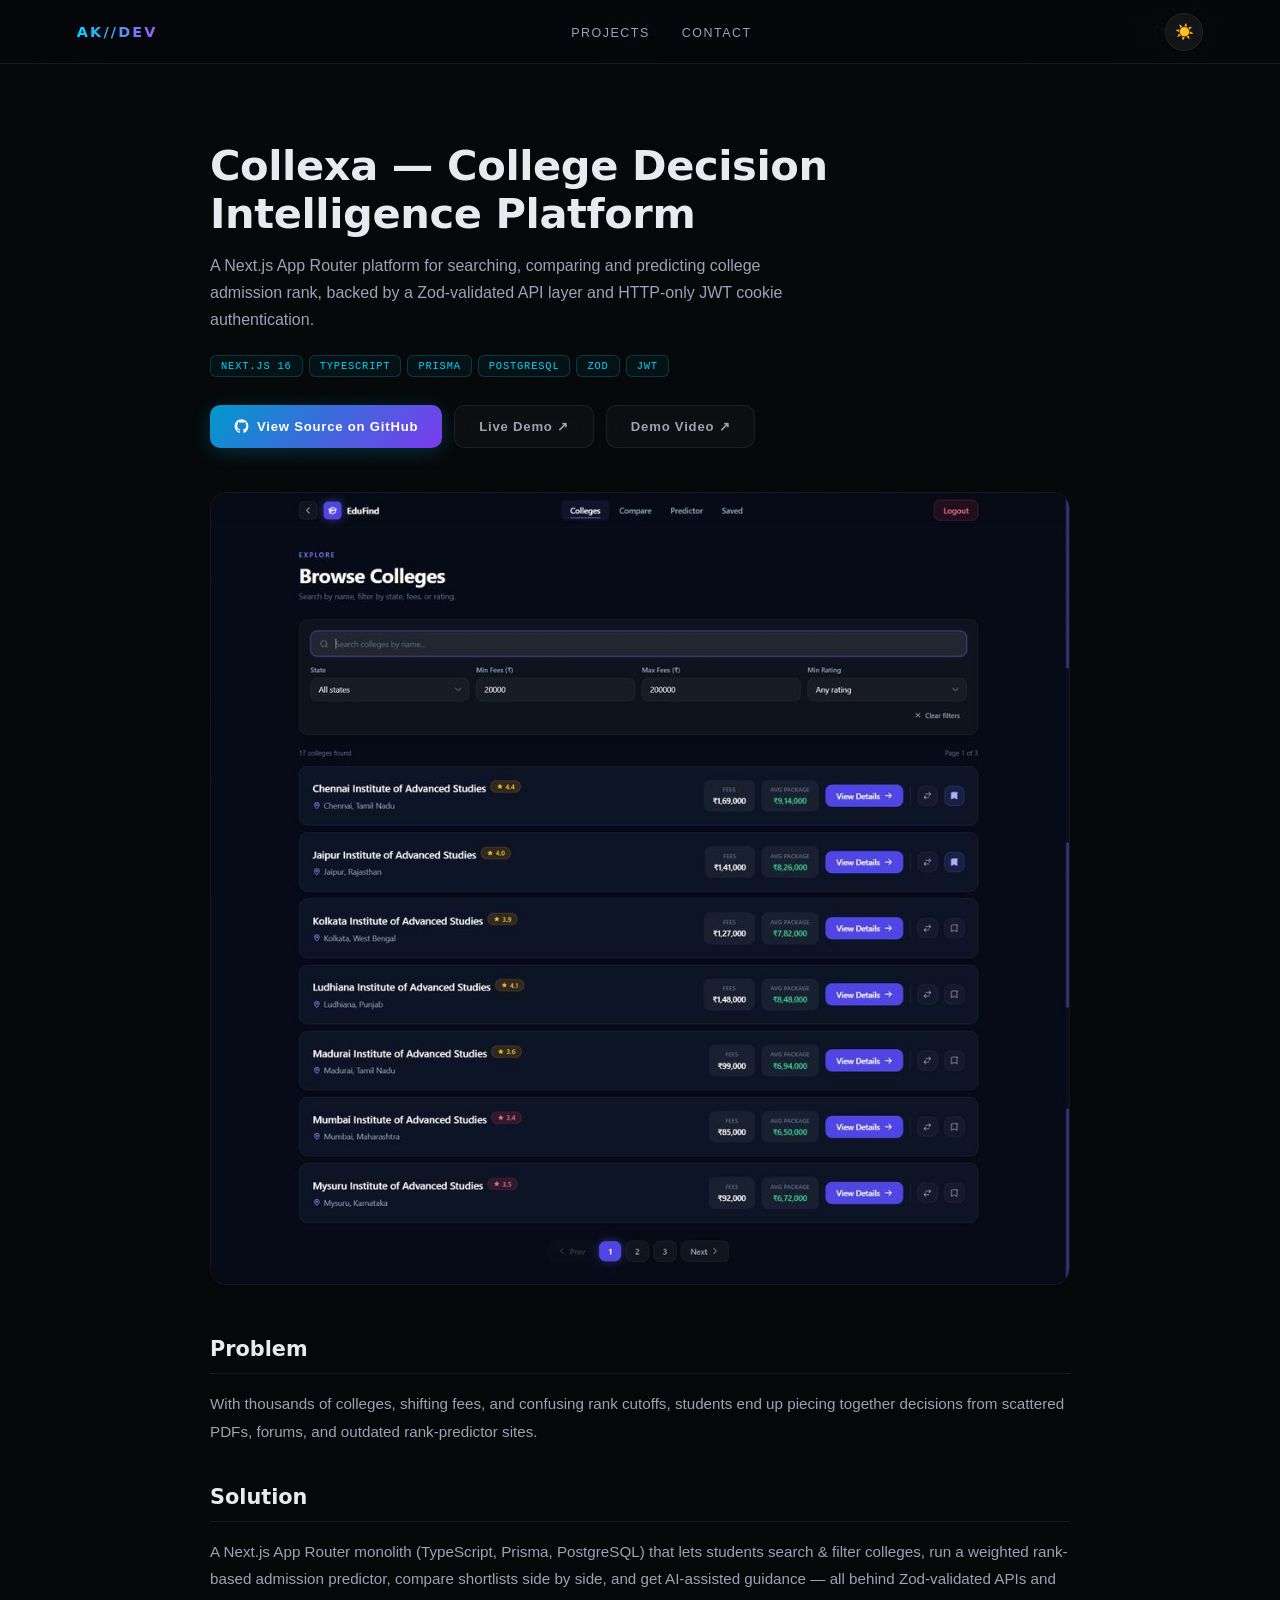
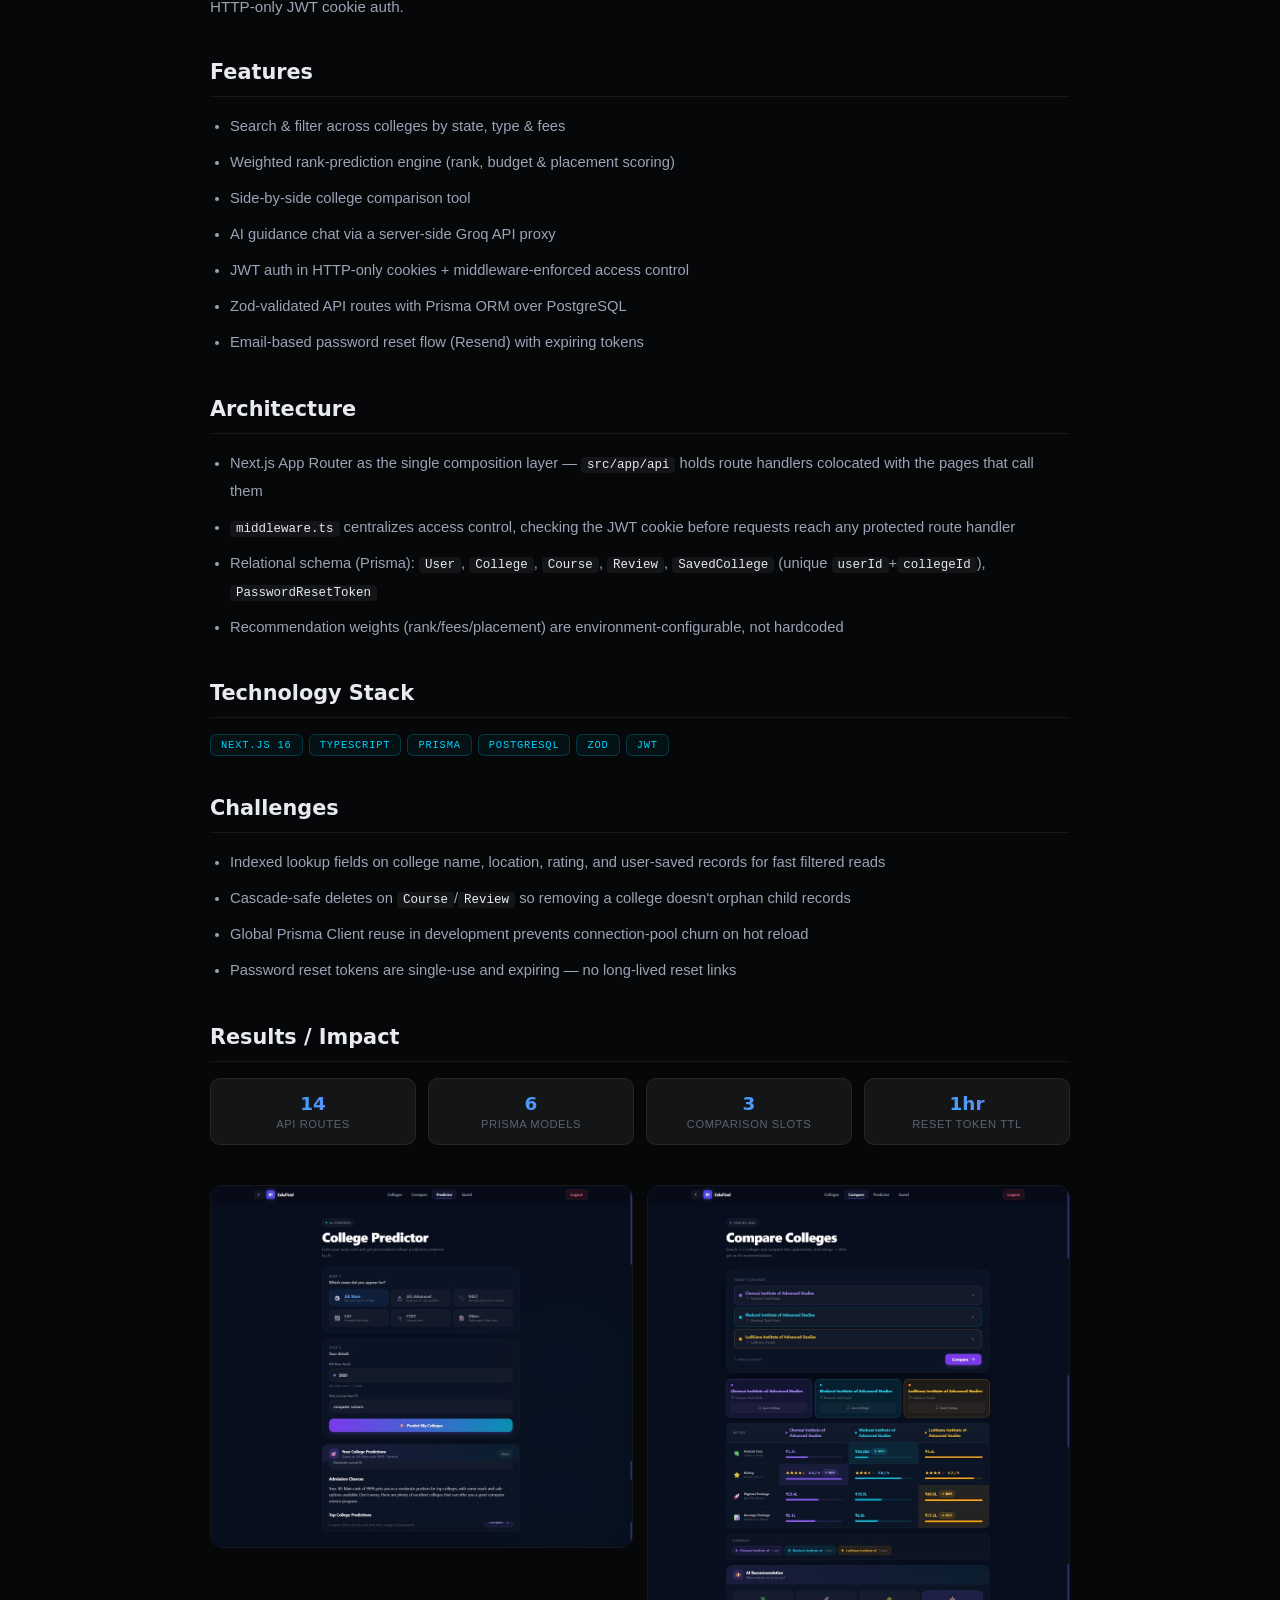
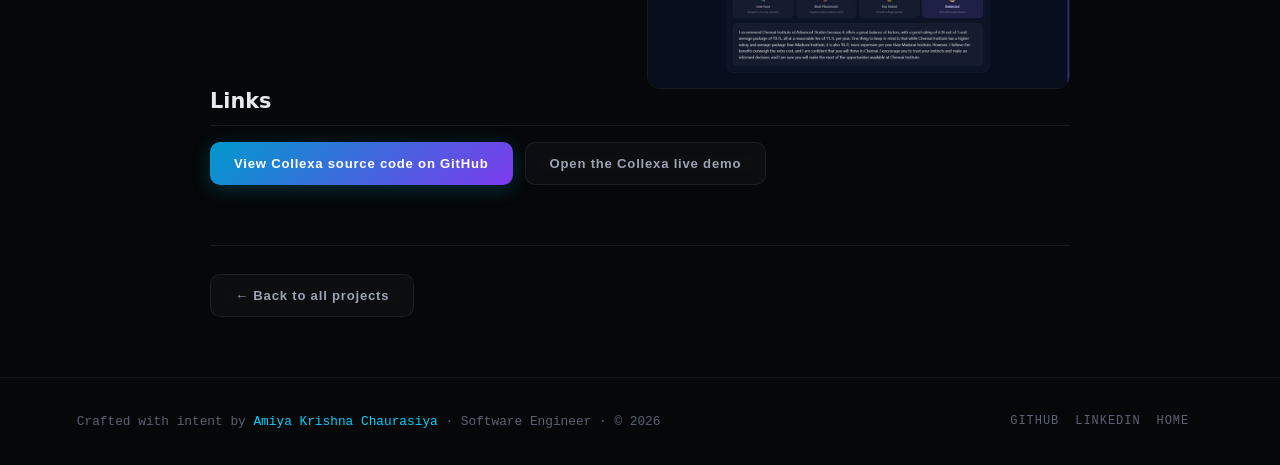
<file: projects/collexa.html>
<!doctype html>
<html lang="en">
  <head>
    <meta charset="UTF-8" />
    <meta name="viewport" content="width=device-width, initial-scale=1.0" />

    <title>
      Collexa — College Decision Intelligence Platform | Amiya Krishna
      Chaurasiya
    </title>

    <meta
      name="description"
      content="Case study of Collexa, a Next.js 16 + TypeScript + Prisma + PostgreSQL platform built by Amiya Krishna Chaurasiya for college search, a weighted rank-prediction engine, side-by-side comparison, and Zod-validated APIs behind HTTP-only JWT cookie auth."
    />

    <link
      rel="canonical"
      href="https://www.amiyakrishna.dev/projects/collexa.html"
    />

    <!-- Open Graph -->
    <meta
      property="og:title"
      content="Collexa — College Decision Intelligence Platform | Amiya Krishna Chaurasiya"
    />
    <meta
      property="og:description"
      content="Case study of Collexa, a Next.js 16 + TypeScript + Prisma + PostgreSQL platform built by Amiya Krishna Chaurasiya for college search, a weighted rank-prediction engine, side-by-side comparison, and Zod-validated APIs behind HTTP-only JWT cookie auth."
    />
    <meta
      property="og:url"
      content="https://www.amiyakrishna.dev/projects/collexa.html"
    />
    <meta property="og:type" content="article" />
    <meta
      property="og:image"
      content="https://www.amiyakrishna.dev/assets/projects/college-discovery-list.jpg"
    />
    <meta property="og:site_name" content="Amiya Krishna Chaurasiya" />

    <!-- Twitter / X Card -->
    <meta name="twitter:card" content="summary_large_image" />
    <meta
      name="twitter:title"
      content="Collexa — College Decision Intelligence Platform | Amiya Krishna Chaurasiya"
    />
    <meta
      name="twitter:description"
      content="Case study of Collexa, a Next.js 16 + TypeScript + Prisma + PostgreSQL platform built by Amiya Krishna Chaurasiya for college search, a weighted rank-prediction engine, side-by-side comparison, and Zod-validated APIs behind HTTP-only JWT cookie auth."
    />
    <meta
      name="twitter:image"
      content="https://www.amiyakrishna.dev/assets/projects/college-discovery-list.jpg"
    />

    <!-- Favicon -->
    <link rel="icon" type="image/svg+xml" href="../assets/favicon.svg" />
    <link rel="alternate icon" href="../assets/favicon.svg" />
    <link
      rel="apple-touch-icon"
      sizes="180x180"
      href="../assets/apple-touch-icon.png"
    />

    <!-- SoftwareApplication structured data -->
    <script type="application/ld+json">
      {
        "@context": "https://schema.org",
        "@type": "SoftwareApplication",
        "name": "Collexa — College Decision Intelligence Platform",
        "description": "Case study of Collexa, a Next.js 16 + TypeScript + Prisma + PostgreSQL platform built by Amiya Krishna Chaurasiya for college search, a weighted rank-prediction engine, side-by-side comparison, and Zod-validated APIs behind HTTP-only JWT cookie auth.",
        "url": "https://www.amiyakrishna.dev/projects/collexa.html",
        "image": "https://www.amiyakrishna.dev/assets/projects/college-discovery-list.jpg",
        "applicationCategory": "WebApplication",
        "operatingSystem": "Web",
        "codeRepository": "https://github.com/Amiya-Krishna/Collexa-College-Decision-Intelligence-Platform",
        "author": {
          "@type": "Person",
          "@id": "https://www.amiyakrishna.dev/#person",
          "name": "Amiya Krishna Chaurasiya"
        },
        "creator": {
          "@type": "Person",
          "@id": "https://www.amiyakrishna.dev/#person",
          "name": "Amiya Krishna Chaurasiya"
        }
      }
    </script>

    <link rel="stylesheet" href="../style.css" />
  </head>

  <body>
    <canvas id="bg-canvas"></canvas>

    <nav>
      <a href="../index.html" class="nav-logo" style="text-decoration: none"
        >AK//DEV</a
      >
      <ul class="nav-links">
        <li><a href="../index.html#projects">Projects</a></li>
        <li><a href="../index.html#contact">Contact</a></li>
      </ul>
      <div class="nav-right">
        <button
          class="theme-btn"
          id="theme-toggle"
          title="Toggle theme"
          aria-label="Toggle light and dark theme"
        >
          ☀️
        </button>
      </div>
    </nav>

    <main class="case-main">
      <div class="case-container">
        <nav class="breadcrumb" aria-label="Breadcrumb">
          <a href="../index.html">Home</a>
          <span>→</span>
          <a href="../index.html#projects">Projects</a>
          <span>→</span>
          <span aria-current="page">Collexa</span>
        </nav>

        <div class="case-status">
          <span class="proj-status status-live"
            >🟢 Live in production on Vercel</span
          >
        </div>

        <h1 class="case-title">
          Collexa — College Decision Intelligence Platform
        </h1>
        <p class="case-subtitle">
          A Next.js App Router platform for searching, comparing and predicting
          college admission rank, backed by a Zod-validated API layer and
          HTTP-only JWT cookie authentication.
        </p>

        <div class="case-tags">
          <span class="tag">Next.js 16</span>
          <span class="tag">TypeScript</span>
          <span class="tag">Prisma</span>
          <span class="tag">PostgreSQL</span>
          <span class="tag">Zod</span>
          <span class="tag">JWT</span>
        </div>

        <div class="case-links">
          <a
            class="btn btn-primary"
            href="https://github.com/Amiya-Krishna/Collexa-College-Decision-Intelligence-Platform"
            target="_blank"
            rel="noopener"
            aria-label="View Collexa source code on GitHub"
            ><svg
              width="15"
              height="15"
              viewBox="0 0 24 24"
              fill="currentColor"
              aria-hidden="true"
              focusable="false"
            >
              <path
                d="M12 .5C5.73.5.98 5.24.98 11.52c0 5.02 3.26 9.28 7.77 10.78.57.1.78-.25.78-.55v-2.16c-3.16.69-3.83-1.36-3.83-1.36-.52-1.31-1.26-1.66-1.26-1.66-1.03-.7.08-.69.08-.69 1.14.08 1.74 1.17 1.74 1.17 1.01 1.74 2.66 1.24 3.31.95.1-.73.4-1.24.72-1.53-2.52-.29-5.17-1.26-5.17-5.62 0-1.24.44-2.26 1.17-3.05-.12-.29-.51-1.45.11-3.01 0 0 .96-.31 3.14 1.16.91-.25 1.89-.38 2.86-.38.97 0 1.95.13 2.86.38 2.18-1.47 3.14-1.16 3.14-1.16.62 1.56.23 2.72.11 3.01.73.79 1.17 1.81 1.17 3.05 0 4.37-2.66 5.33-5.19 5.61.41.35.77 1.04.77 2.1v3.11c0 .3.2.66.79.55A11.53 11.53 0 0 0 23.02 11.52C23.02 5.24 18.27.5 12 .5Z"
              />
            </svg>
            View Source on GitHub</a
          >
          <a
            class="btn btn-outline"
            href="https://college-discovery-vert.vercel.app"
            target="_blank"
            rel="noopener"
            aria-label="Open Collexa live demo"
            >Live Demo ↗</a
          >
          <a
            class="btn btn-outline"
            href="../assets/projects/college-discovery-demo.mp4"
            target="_blank"
            rel="noopener"
            aria-label="Watch Collexa demo video"
          >Demo Video ↗</a>
        </div>

        <div class="case-hero-img">
          <img
            src="../assets/projects/college-discovery-list.jpg"
            alt="Collexa college search &amp; filter page"
            loading="eager"
          />
        </div>

        <section class="case-section">
          <h2>Problem</h2>
          <p>
            With thousands of colleges, shifting fees, and confusing rank
            cutoffs, students end up piecing together decisions from scattered
            PDFs, forums, and outdated rank-predictor sites.
          </p>
        </section>

        <section class="case-section">
          <h2>Solution</h2>
          <p>
            A Next.js App Router monolith (TypeScript, Prisma, PostgreSQL) that
            lets students search &amp; filter colleges, run a weighted
            rank-based admission predictor, compare shortlists side by side, and
            get AI-assisted guidance — all behind Zod-validated APIs and
            HTTP-only JWT cookie auth.
          </p>
        </section>

        <section class="case-section">
          <h2>Features</h2>
          <ul>
            <li>
              Search &amp; filter across colleges by state, type &amp; fees
            </li>
            <li>
              Weighted rank-prediction engine (rank, budget &amp; placement
              scoring)
            </li>
            <li>Side-by-side college comparison tool</li>
            <li>AI guidance chat via a server-side Groq API proxy</li>
            <li>
              JWT auth in HTTP-only cookies + middleware-enforced access control
            </li>
            <li>Zod-validated API routes with Prisma ORM over PostgreSQL</li>
            <li>
              Email-based password reset flow (Resend) with expiring tokens
            </li>
          </ul>
        </section>

        <section class="case-section">
          <h2>Architecture</h2>
          <ul>
            <li>
              Next.js App Router as the single composition layer —
              <code>src/app/api</code> holds route handlers colocated with the
              pages that call them
            </li>
            <li>
              <code>middleware.ts</code> centralizes access control, checking
              the JWT cookie before requests reach any protected route handler
            </li>
            <li>
              Relational schema (Prisma): <code>User</code>,
              <code>College</code>, <code>Course</code>, <code>Review</code>,
              <code>SavedCollege</code> (unique
              <code>userId</code>+<code>collegeId</code>),
              <code>PasswordResetToken</code>
            </li>
            <li>
              Recommendation weights (rank/fees/placement) are
              environment-configurable, not hardcoded
            </li>
          </ul>
        </section>

        <section class="case-section">
          <h2>Technology Stack</h2>
          <div class="tags">
            <span class="tag">Next.js 16</span>
            <span class="tag">TypeScript</span>
            <span class="tag">Prisma</span>
            <span class="tag">PostgreSQL</span>
            <span class="tag">Zod</span>
            <span class="tag">JWT</span>
          </div>
        </section>

        <section class="case-section">
          <h2>Challenges</h2>
          <ul>
            <li>
              Indexed lookup fields on college name, location, rating, and
              user-saved records for fast filtered reads
            </li>
            <li>
              Cascade-safe deletes on <code>Course</code>/<code>Review</code> so
              removing a college doesn't orphan child records
            </li>
            <li>
              Global Prisma Client reuse in development prevents connection-pool
              churn on hot reload
            </li>
            <li>
              Password reset tokens are single-use and expiring — no long-lived
              reset links
            </li>
          </ul>
        </section>

        <section class="case-section">
          <h2>Results / Impact</h2>
          <div class="metrics-grid">
            <div class="metric-box">
              <span class="metric-num">14</span>
              <div class="metric-label">API Routes</div>
            </div>
            <div class="metric-box">
              <span class="metric-num">6</span>
              <div class="metric-label">Prisma Models</div>
            </div>
            <div class="metric-box">
              <span class="metric-num">3</span>
              <div class="metric-label">Comparison Slots</div>
            </div>
            <div class="metric-box">
              <span class="metric-num">1hr</span>
              <div class="metric-label">Reset Token TTL</div>
            </div>
          </div>
        </section>

        <div class="case-gallery">
          <img
            src="../assets/projects/college-discovery-predictor.jpg"
            alt="Collexa — rank-based college predictor"
            loading="lazy"
          />
          <img
            src="../assets/projects/college-discovery-compare.jpg"
            alt="Collexa — side-by-side college comparison"
            loading="lazy"
          />
        </div>

        <section class="case-section">
          <h2>Links</h2>
          <div class="case-links case-links-section">
            <a
              class="btn btn-primary"
              href="https://github.com/Amiya-Krishna/Collexa-College-Decision-Intelligence-Platform"
              target="_blank"
              rel="noopener"
              >View Collexa source code on GitHub</a
            >
            <a
              class="btn btn-outline"
              href="https://college-discovery-vert.vercel.app"
              target="_blank"
              rel="noopener"
              >Open the Collexa live demo</a
            >
          </div>
        </section>

        <div class="case-back">
          <a class="btn btn-outline" href="../index.html#projects"
            >← Back to all projects</a
          >
        </div>
      </div>
    </main>

    <footer>
      <div class="footer-left">
        Crafted with intent by <strong>Amiya Krishna Chaurasiya</strong> ·
        Software Engineer · © 2026
      </div>
      <div class="footer-right">
        <a
          class="footer-link"
          href="https://github.com/Amiya-Krishna"
          target="_blank"
          rel="noopener"
          aria-label="Amiya Krishna Chaurasiya on GitHub"
          >GITHUB</a
        >
        <a
          class="footer-link"
          href="https://www.linkedin.com/in/amiya-krishna"
          target="_blank"
          rel="noopener"
          aria-label="Amiya Krishna Chaurasiya on LinkedIn"
          >LINKEDIN</a
        >
        <a class="footer-link" href="../index.html">HOME</a>
      </div>
    </footer>

    <script>
      // Minimal theme toggle so the control isn't dead on this page
      (function () {
        const btn = document.getElementById("theme-toggle");
        let isDark = true;
        btn.addEventListener("click", function () {
          isDark = !isDark;
          document.body.setAttribute("data-theme", isDark ? "dark" : "light");
          btn.textContent = isDark ? "☀️" : "🌙";
        });
      })();
    </script>
  </body>
</html>
</file>
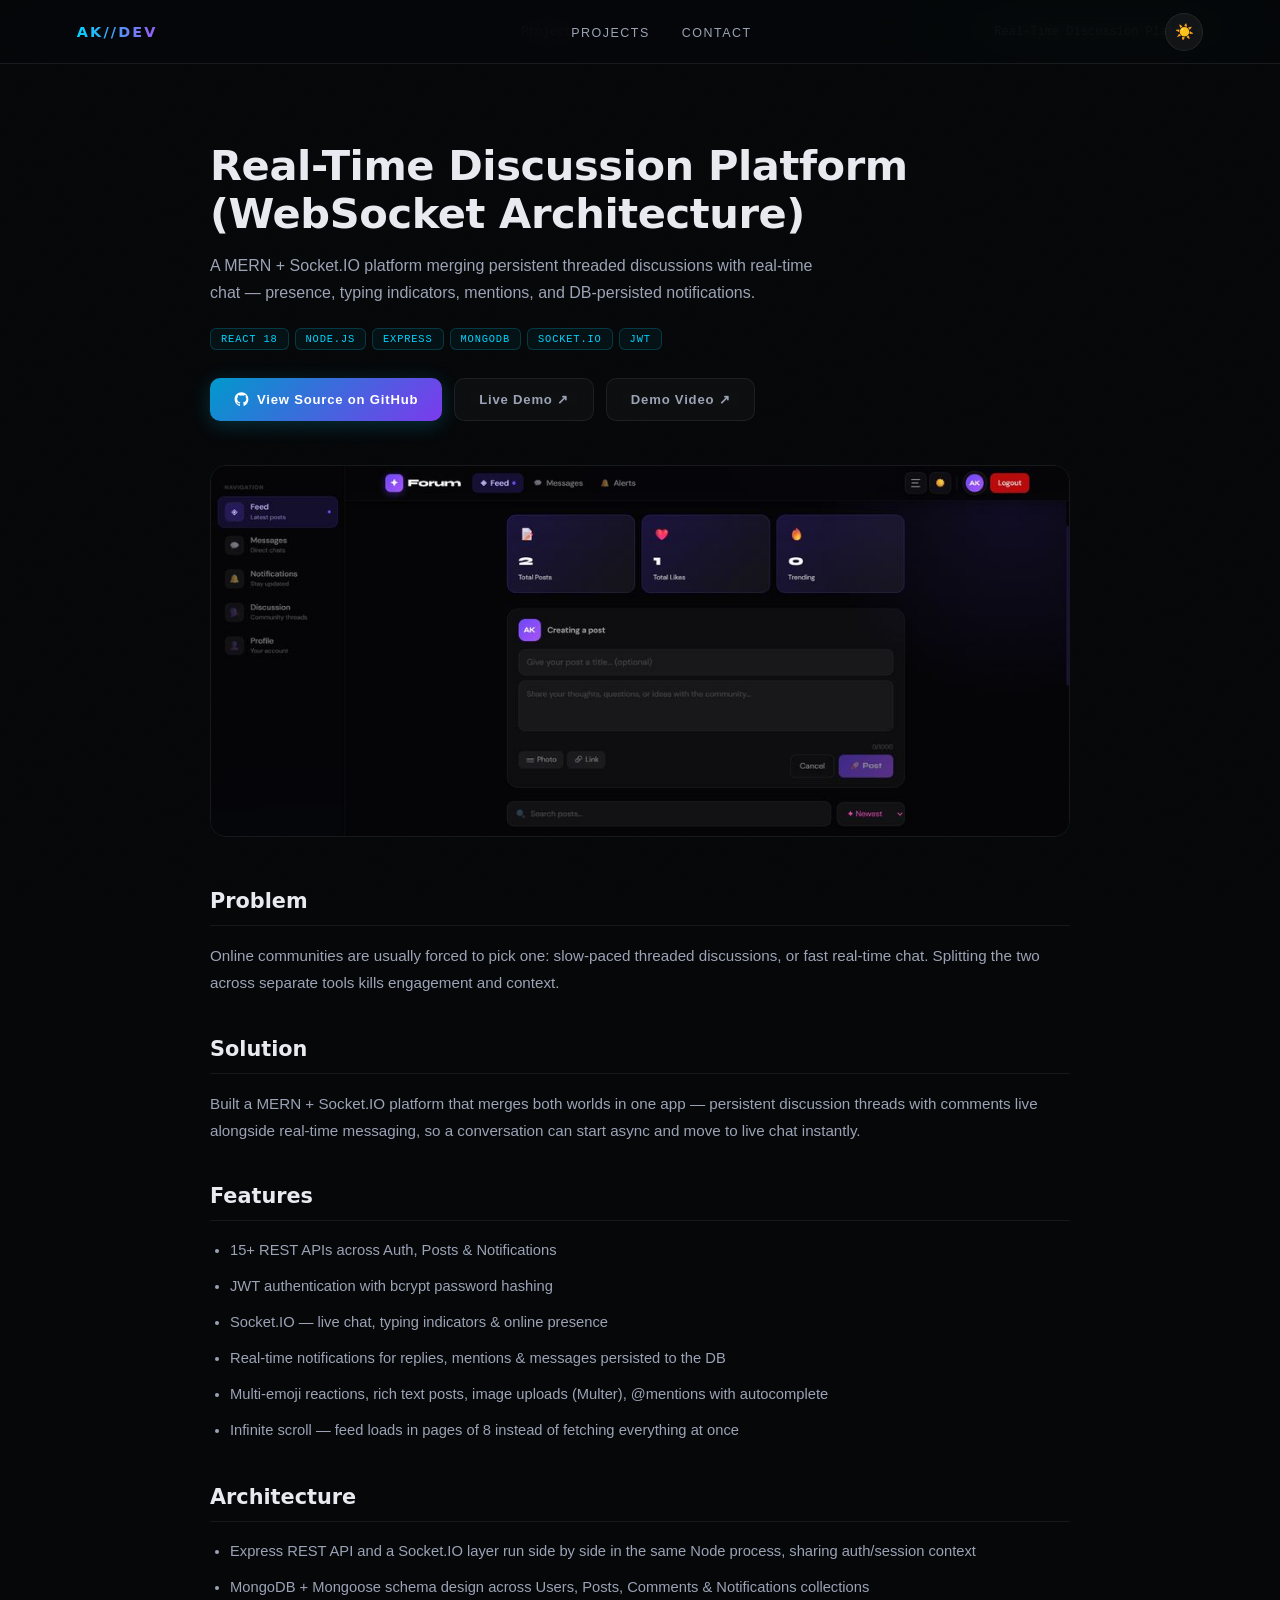
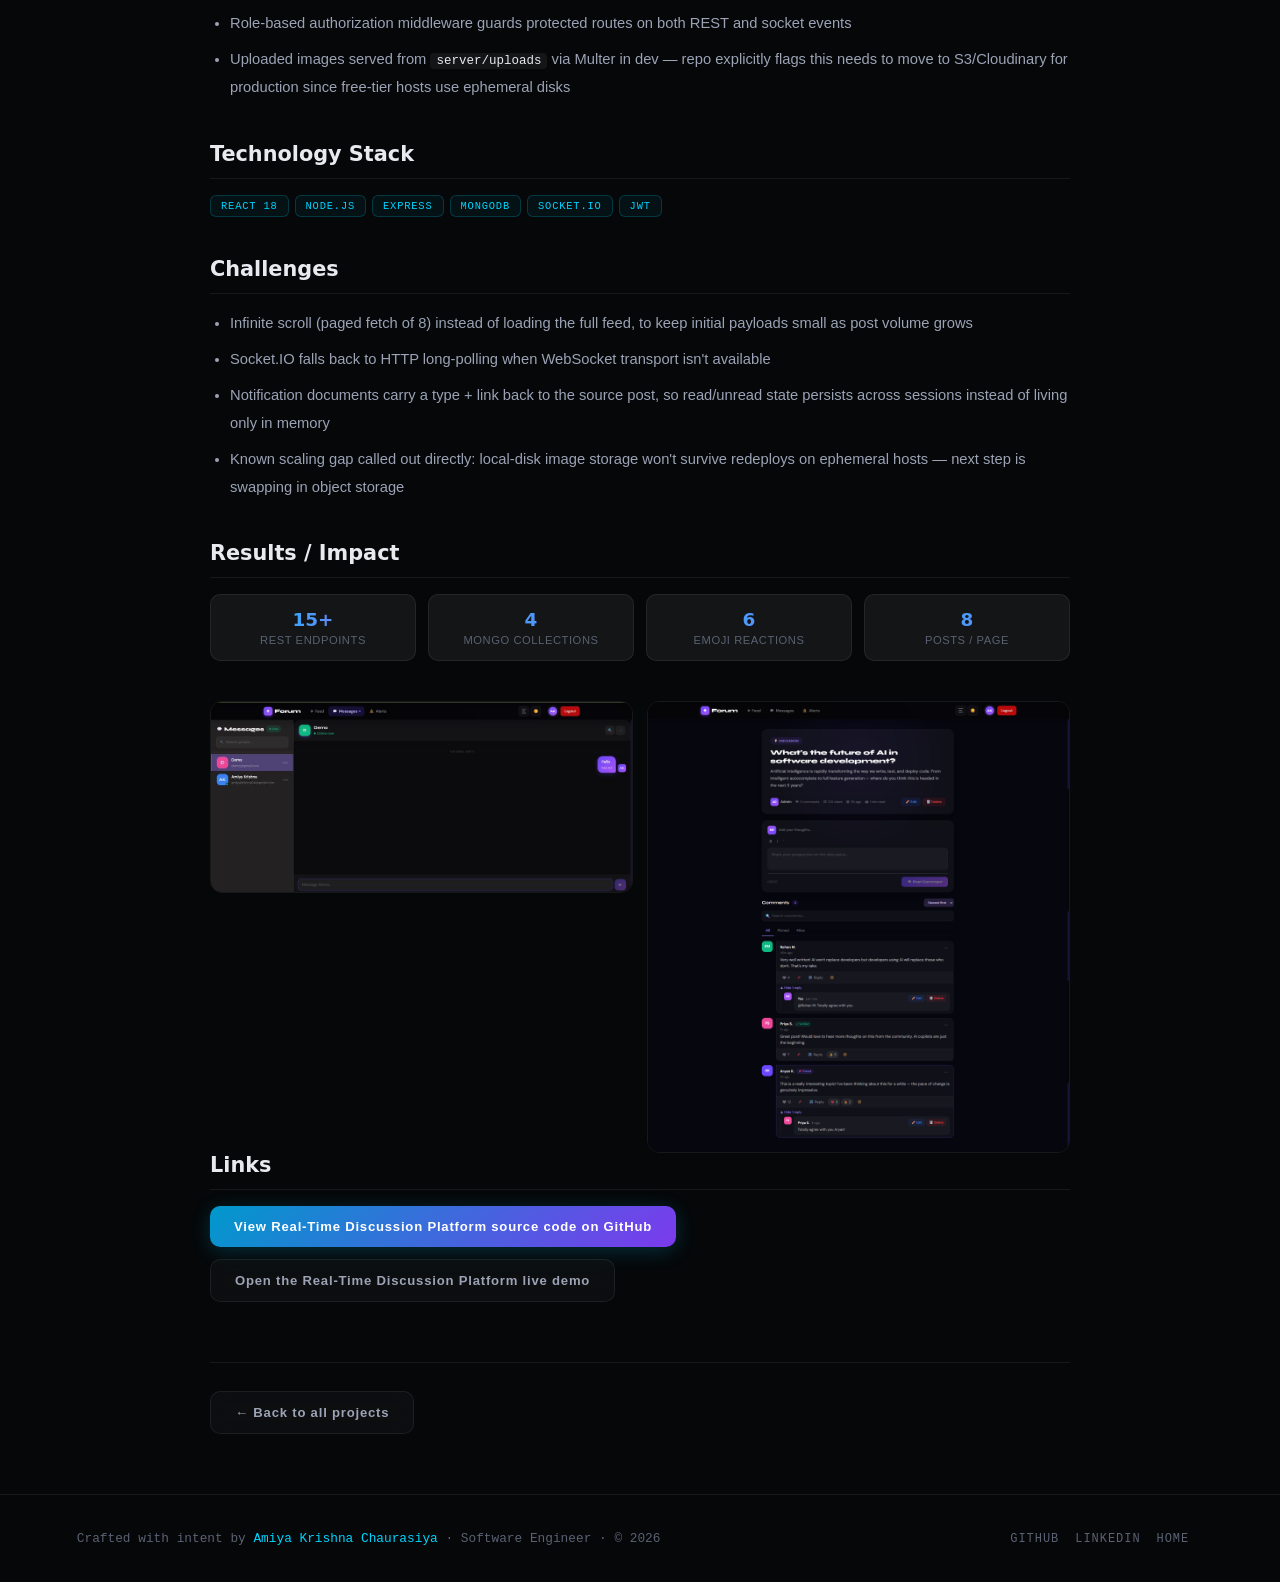
<file: projects/community-discussion-forum.html>
<!doctype html>
<html lang="en">
  <head>
    <meta charset="UTF-8" />
    <meta name="viewport" content="width=device-width, initial-scale=1.0" />

    <title>
      Real-Time Discussion Platform — Community Forum with Live Chat | Amiya
      Krishna Chaurasiya
    </title>

    <meta
      name="description"
      content="Case study of a MERN + Socket.IO community discussion platform built by Amiya Krishna Chaurasiya, merging persistent threaded discussions with real-time chat, presence, notifications and JWT authentication."
    />

    <link
      rel="canonical"
      href="https://www.amiyakrishna.dev/projects/community-discussion-forum.html"
    />

    <!-- Open Graph -->
    <meta
      property="og:title"
      content="Real-Time Discussion Platform (WebSocket Architecture) | Amiya Krishna Chaurasiya"
    />
    <meta
      property="og:description"
      content="Case study of a MERN + Socket.IO community discussion platform built by Amiya Krishna Chaurasiya, merging persistent threaded discussions with real-time chat, presence, notifications and JWT authentication."
    />
    <meta
      property="og:url"
      content="https://www.amiyakrishna.dev/projects/community-discussion-forum.html"
    />
    <meta property="og:type" content="article" />
    <meta
      property="og:image"
      content="https://www.amiyakrishna.dev/assets/projects/forum-dashboard.jpg"
    />
    <meta property="og:site_name" content="Amiya Krishna Chaurasiya" />

    <!-- Twitter / X Card -->
    <meta name="twitter:card" content="summary_large_image" />
    <meta
      name="twitter:title"
      content="Real-Time Discussion Platform (WebSocket Architecture) | Amiya Krishna Chaurasiya"
    />
    <meta
      name="twitter:description"
      content="Case study of a MERN + Socket.IO community discussion platform built by Amiya Krishna Chaurasiya, merging persistent threaded discussions with real-time chat, presence, notifications and JWT authentication."
    />
    <meta
      name="twitter:image"
      content="https://www.amiyakrishna.dev/assets/projects/forum-dashboard.jpg"
    />

    <!-- Favicon -->
    <link rel="icon" type="image/svg+xml" href="../assets/favicon.svg" />
    <link rel="alternate icon" href="../assets/favicon.svg" />
    <link
      rel="apple-touch-icon"
      sizes="180x180"
      href="../assets/apple-touch-icon.png"
    />

    <!-- SoftwareApplication structured data -->
    <script type="application/ld+json">
      {
        "@context": "https://schema.org",
        "@type": "SoftwareApplication",
        "name": "Real-Time Discussion Platform (WebSocket Architecture)",
        "description": "Case study of a MERN + Socket.IO community discussion platform built by Amiya Krishna Chaurasiya, merging persistent threaded discussions with real-time chat, presence, notifications and JWT authentication.",
        "url": "https://www.amiyakrishna.dev/projects/community-discussion-forum.html",
        "image": "https://www.amiyakrishna.dev/assets/projects/forum-dashboard.jpg",
        "applicationCategory": "WebApplication",
        "operatingSystem": "Web",
        "codeRepository": "https://github.com/Amiya-Krishna/Community-Discussion-Forum-with-Real-Time-Chat",
        "author": {
          "@type": "Person",
          "@id": "https://www.amiyakrishna.dev/#person",
          "name": "Amiya Krishna Chaurasiya"
        },
        "creator": {
          "@type": "Person",
          "@id": "https://www.amiyakrishna.dev/#person",
          "name": "Amiya Krishna Chaurasiya"
        }
      }
    </script>

    <link rel="stylesheet" href="../style.css" />
  </head>

  <body>
    <canvas id="bg-canvas"></canvas>

    <nav>
      <a href="../index.html" class="nav-logo" style="text-decoration: none"
        >AK//DEV</a
      >
      <ul class="nav-links">
        <li><a href="../index.html#projects">Projects</a></li>
        <li><a href="../index.html#contact">Contact</a></li>
      </ul>
      <div class="nav-right">
        <button
          class="theme-btn"
          id="theme-toggle"
          title="Toggle theme"
          aria-label="Toggle light and dark theme"
        >
          ☀️
        </button>
      </div>
    </nav>

    <main class="case-main">
      <div class="case-container">
        <nav class="breadcrumb" aria-label="Breadcrumb">
          <a href="../index.html">Home</a>
          <span>→</span>
          <a href="../index.html#projects">Projects</a>
          <span>→</span>
          <span aria-current="page">Real-Time Discussion Platform</span>
        </nav>

        <div class="case-status">
          <span class="proj-status status-live"
            >🟢 Built &amp; feature-complete — live demo deploying</span
          >
        </div>

        <h1 class="case-title">
          Real-Time Discussion Platform (WebSocket Architecture)
        </h1>
        <p class="case-subtitle">
          A MERN + Socket.IO platform merging persistent threaded discussions
          with real-time chat — presence, typing indicators, mentions, and
          DB-persisted notifications.
        </p>

        <div class="case-tags">
          <span class="tag">React 18</span>
          <span class="tag">Node.js</span>
          <span class="tag">Express</span>
          <span class="tag">MongoDB</span>
          <span class="tag">Socket.IO</span>
          <span class="tag">JWT</span>
        </div>

        <div class="case-links">
          <a
            class="btn btn-primary"
            href="https://github.com/Amiya-Krishna/Community-Discussion-Forum-with-Real-Time-Chat"
            target="_blank"
            rel="noopener"
            aria-label="View Real-Time Discussion Platform source code on GitHub"
            ><svg
              width="15"
              height="15"
              viewBox="0 0 24 24"
              fill="currentColor"
              aria-hidden="true"
              focusable="false"
            >
              <path
                d="M12 .5C5.73.5.98 5.24.98 11.52c0 5.02 3.26 9.28 7.77 10.78.57.1.78-.25.78-.55v-2.16c-3.16.69-3.83-1.36-3.83-1.36-.52-1.31-1.26-1.66-1.26-1.66-1.03-.7.08-.69.08-.69 1.14.08 1.74 1.17 1.74 1.17 1.01 1.74 2.66 1.24 3.31.95.1-.73.4-1.24.72-1.53-2.52-.29-5.17-1.26-5.17-5.62 0-1.24.44-2.26 1.17-3.05-.12-.29-.51-1.45.11-3.01 0 0 .96-.31 3.14 1.16.91-.25 1.89-.38 2.86-.38.97 0 1.95.13 2.86.38 2.18-1.47 3.14-1.16 3.14-1.16.62 1.56.23 2.72.11 3.01.73.79 1.17 1.81 1.17 3.05 0 4.37-2.66 5.33-5.19 5.61.41.35.77 1.04.77 2.1v3.11c0 .3.2.66.79.55A11.53 11.53 0 0 0 23.02 11.52C23.02 5.24 18.27.5 12 .5Z"
              />
            </svg>
            View Source on GitHub</a
          >
          <a
            class="btn btn-outline"
            href="https://community-discussion-forum-with-rea-roan.vercel.app"
            target="_blank"
            rel="noopener"
            aria-label="Open Real-Time Discussion Platform live demo"
            >Live Demo ↗</a
          >
          <a
            class="btn btn-outline"
            href="../assets/projects/forum-demo.mp4"
            target="_blank"
            rel="noopener"
            aria-label="Watch Community Discussion Forum demo video"
          >Demo Video ↗</a>
        </div>

        <div class="case-hero-img">
          <img
            src="../assets/projects/forum-dashboard.jpg"
            alt="Real-Time Discussion Platform feed dashboard"
            loading="eager"
          />
        </div>

        <section class="case-section">
          <h2>Problem</h2>
          <p>
            Online communities are usually forced to pick one: slow-paced
            threaded discussions, or fast real-time chat. Splitting the two
            across separate tools kills engagement and context.
          </p>
        </section>

        <section class="case-section">
          <h2>Solution</h2>
          <p>
            Built a MERN + Socket.IO platform that merges both worlds in one app
            — persistent discussion threads with comments live alongside
            real-time messaging, so a conversation can start async and move to
            live chat instantly.
          </p>
        </section>

        <section class="case-section">
          <h2>Features</h2>
          <ul>
            <li>15+ REST APIs across Auth, Posts &amp; Notifications</li>
            <li>JWT authentication with bcrypt password hashing</li>
            <li>
              Socket.IO — live chat, typing indicators &amp; online presence
            </li>
            <li>
              Real-time notifications for replies, mentions &amp; messages
              persisted to the DB
            </li>
            <li>
              Multi-emoji reactions, rich text posts, image uploads (Multer),
              @mentions with autocomplete
            </li>
            <li>
              Infinite scroll — feed loads in pages of 8 instead of fetching
              everything at once
            </li>
          </ul>
        </section>

        <section class="case-section">
          <h2>Architecture</h2>
          <ul>
            <li>
              Express REST API and a Socket.IO layer run side by side in the
              same Node process, sharing auth/session context
            </li>
            <li>
              MongoDB + Mongoose schema design across Users, Posts, Comments
              &amp; Notifications collections
            </li>
            <li>
              Role-based authorization middleware guards protected routes on
              both REST and socket events
            </li>
            <li>
              Uploaded images served from <code>server/uploads</code> via Multer
              in dev — repo explicitly flags this needs to move to S3/Cloudinary
              for production since free-tier hosts use ephemeral disks
            </li>
          </ul>
        </section>

        <section class="case-section">
          <h2>Technology Stack</h2>
          <div class="tags">
            <span class="tag">React 18</span>
            <span class="tag">Node.js</span>
            <span class="tag">Express</span>
            <span class="tag">MongoDB</span>
            <span class="tag">Socket.IO</span>
            <span class="tag">JWT</span>
          </div>
        </section>

        <section class="case-section">
          <h2>Challenges</h2>
          <ul>
            <li>
              Infinite scroll (paged fetch of 8) instead of loading the full
              feed, to keep initial payloads small as post volume grows
            </li>
            <li>
              Socket.IO falls back to HTTP long-polling when WebSocket transport
              isn't available
            </li>
            <li>
              Notification documents carry a type + link back to the source
              post, so read/unread state persists across sessions instead of
              living only in memory
            </li>
            <li>
              Known scaling gap called out directly: local-disk image storage
              won't survive redeploys on ephemeral hosts — next step is swapping
              in object storage
            </li>
          </ul>
        </section>

        <section class="case-section">
          <h2>Results / Impact</h2>
          <div class="metrics-grid">
            <div class="metric-box">
              <span class="metric-num">15+</span>
              <div class="metric-label">REST Endpoints</div>
            </div>
            <div class="metric-box">
              <span class="metric-num">4</span>
              <div class="metric-label">Mongo Collections</div>
            </div>
            <div class="metric-box">
              <span class="metric-num">6</span>
              <div class="metric-label">Emoji Reactions</div>
            </div>
            <div class="metric-box">
              <span class="metric-num">8</span>
              <div class="metric-label">Posts / Page</div>
            </div>
          </div>
        </section>

        <div class="case-gallery">
          <img
            src="../assets/projects/forum-create-discussion.jpg"
            alt="Real-Time Discussion Platform — create discussion thread"
            loading="lazy"
          />
          <img
            src="../assets/projects/forum-comments.jpg"
            alt="Real-Time Discussion Platform — live comments &amp; replies"
            loading="lazy"
          />
        </div>

        <section class="case-section">
          <h2>Links</h2>
          <div class="case-links case-links-section">
            <a
              class="btn btn-primary"
              href="https://github.com/Amiya-Krishna/Community-Discussion-Forum-with-Real-Time-Chat"
              target="_blank"
              rel="noopener"
              >View Real-Time Discussion Platform source code on GitHub</a
            >
            <a
              class="btn btn-outline"
              href="https://community-discussion-forum-with-rea-roan.vercel.app"
              target="_blank"
              rel="noopener"
              >Open the Real-Time Discussion Platform live demo</a
            >
          </div>
        </section>

        <div class="case-back">
          <a class="btn btn-outline" href="../index.html#projects"
            >← Back to all projects</a
          >
        </div>
      </div>
    </main>

    <footer>
      <div class="footer-left">
        Crafted with intent by <strong>Amiya Krishna Chaurasiya</strong> ·
        Software Engineer · © 2026
      </div>
      <div class="footer-right">
        <a
          class="footer-link"
          href="https://github.com/Amiya-Krishna"
          target="_blank"
          rel="noopener"
          aria-label="Amiya Krishna Chaurasiya on GitHub"
          >GITHUB</a
        >
        <a
          class="footer-link"
          href="https://www.linkedin.com/in/amiya-krishna"
          target="_blank"
          rel="noopener"
          aria-label="Amiya Krishna Chaurasiya on LinkedIn"
          >LINKEDIN</a
        >
        <a class="footer-link" href="../index.html">HOME</a>
      </div>
    </footer>

    <script>
      // Minimal theme toggle so the control isn't dead on this page
      (function () {
        const btn = document.getElementById("theme-toggle");
        let isDark = true;
        btn.addEventListener("click", function () {
          isDark = !isDark;
          document.body.setAttribute("data-theme", isDark ? "dark" : "light");
          btn.textContent = isDark ? "☀️" : "🌙";
        });
      })();
    </script>
  </body>
</html>
</file>
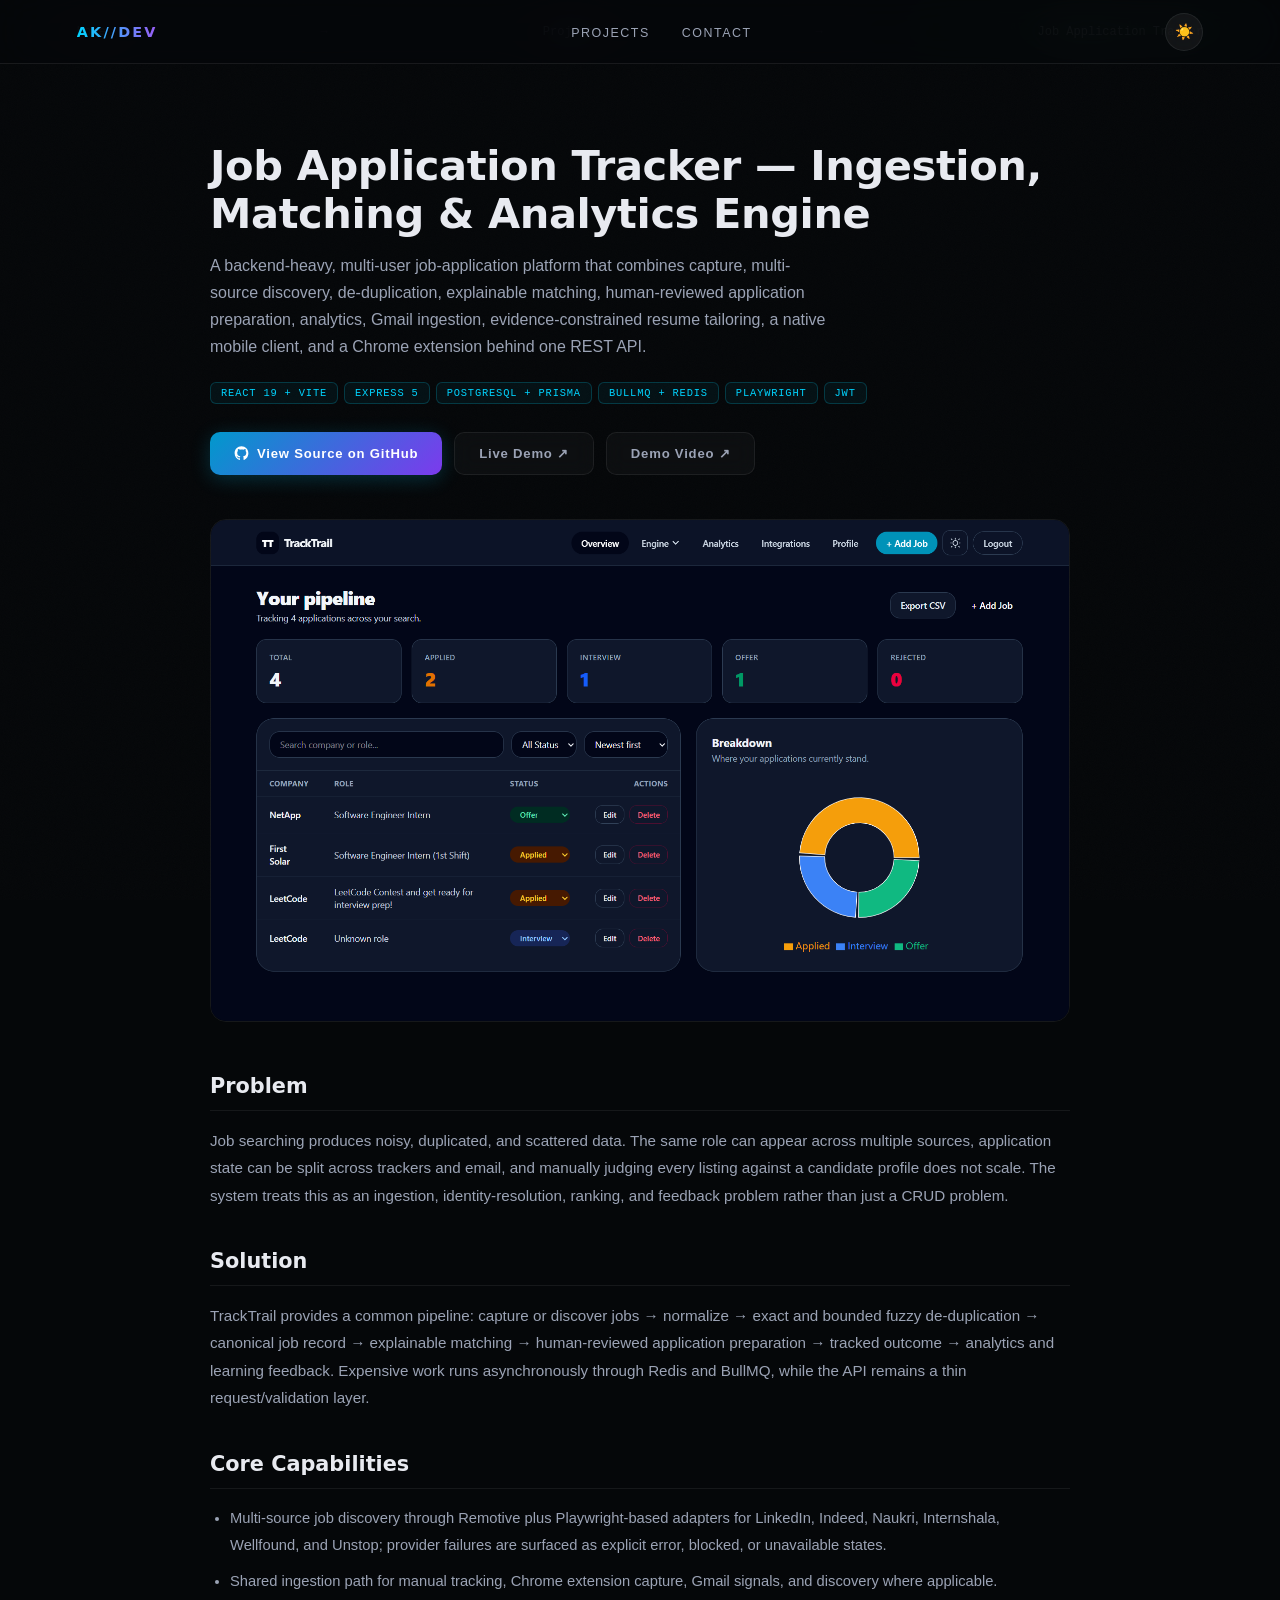
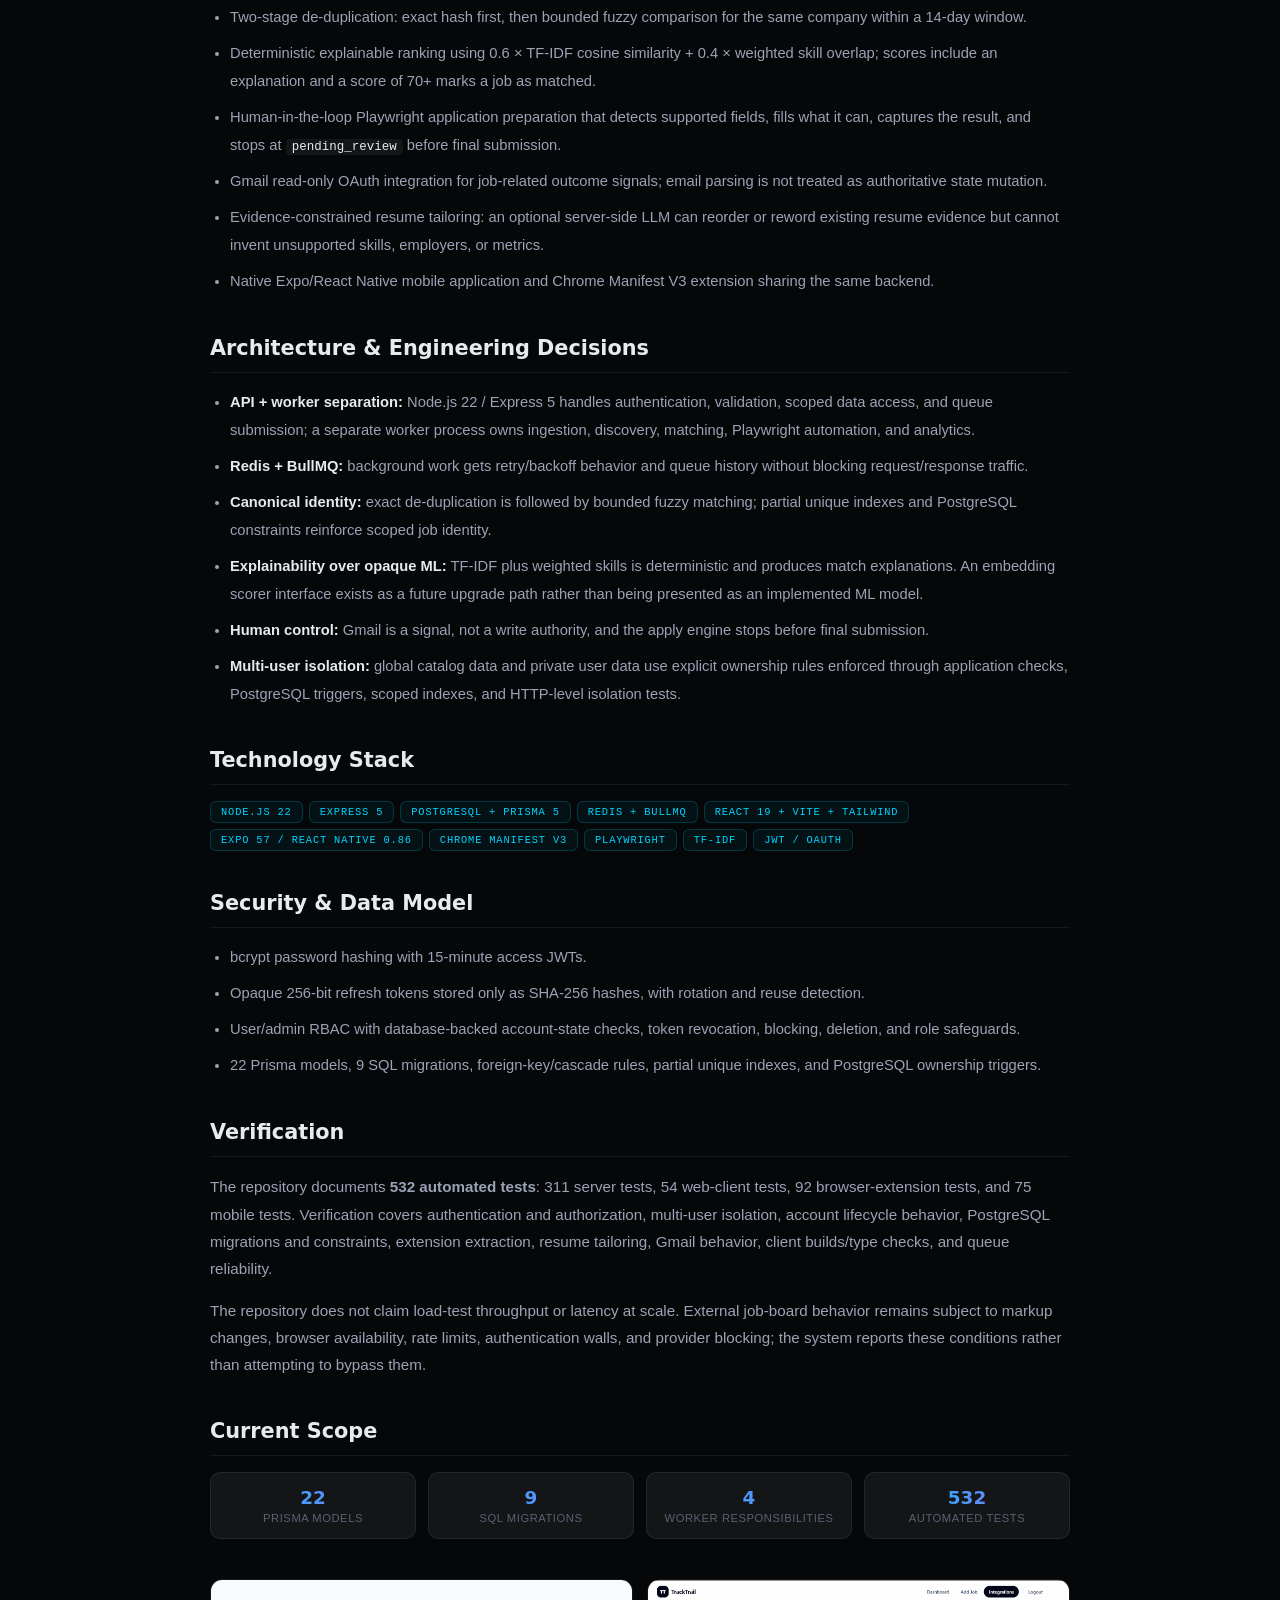
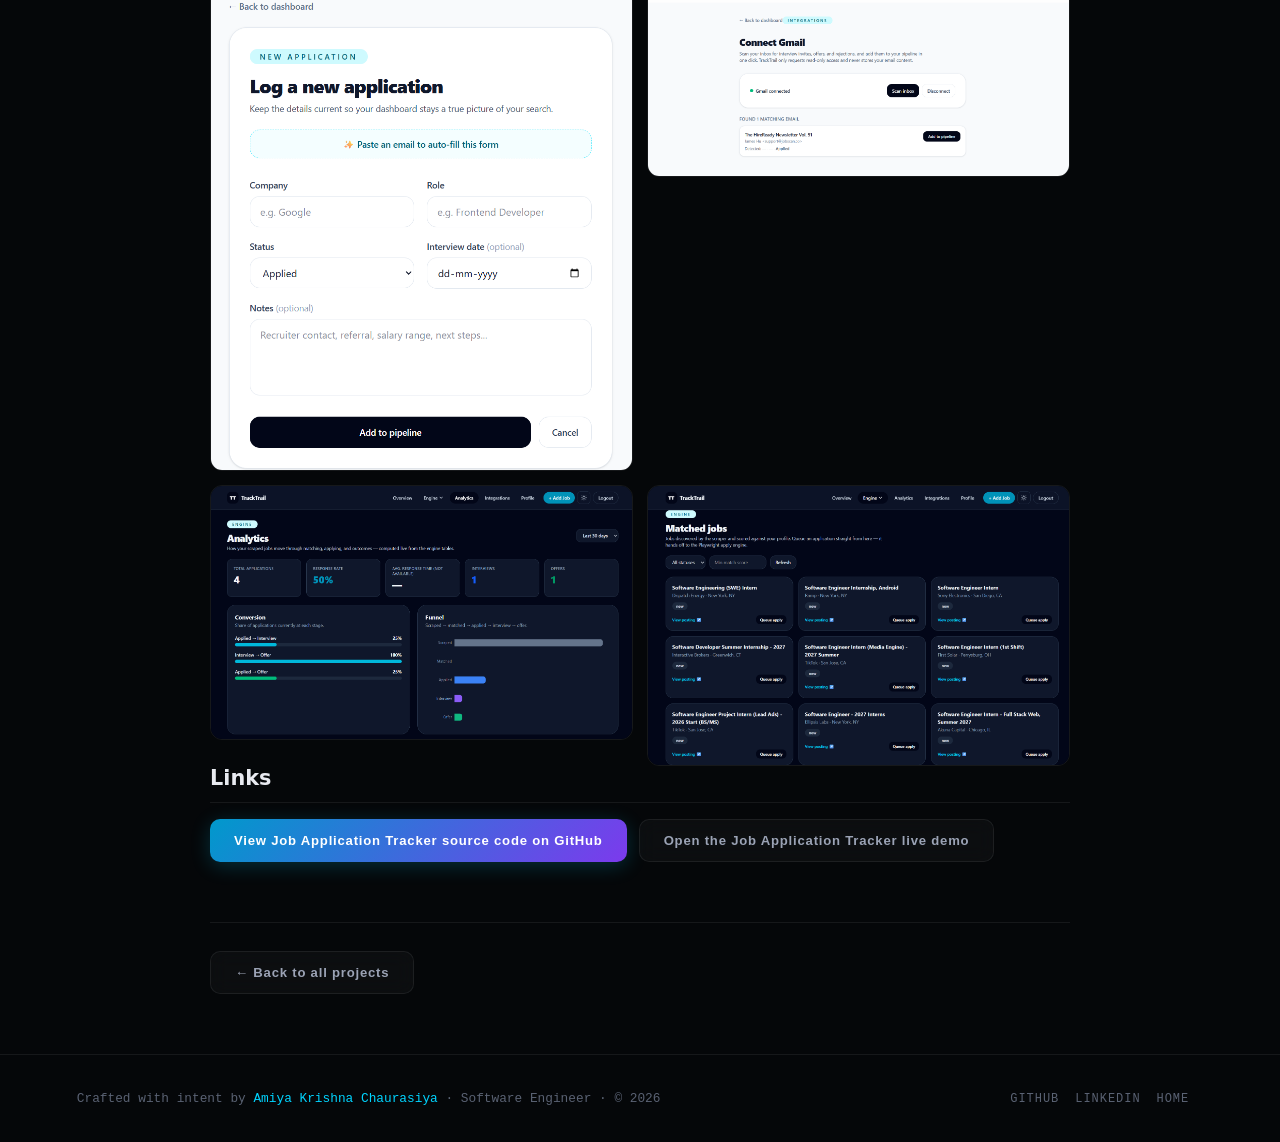
<file: projects/job-application-tracker.html>
<!doctype html>
<html lang="en">
  <head>
    <meta charset="UTF-8" />
    <meta name="viewport" content="width=device-width, initial-scale=1.0" />

    <title>
      Job Application Tracker — Automated Ingestion, Matching &amp; Analytics
      Engine | Amiya Krishna Chaurasiya
    </title>

    <meta
      name="description"
      content="Case study of TrackTrail, a backend-heavy multi-user job-application platform built with Node.js 22, Express 5, PostgreSQL, Prisma, Redis, BullMQ, Playwright, React, Expo/React Native, and a Chrome Manifest V3 extension."
    />

    <link
      rel="canonical"
      href="https://www.amiyakrishna.dev/projects/job-application-tracker.html"
    />

    <!-- Open Graph -->
    <meta
      property="og:title"
      content="Job Application Tracker — Ingestion, Matching &amp; Analytics Engine | Amiya Krishna Chaurasiya"
    />
    <meta
      property="og:description"
      content="Case study of TrackTrail, a backend-heavy multi-user job-application platform built with Node.js 22, Express 5, PostgreSQL, Prisma, Redis, BullMQ, Playwright, React, Expo/React Native, and a Chrome Manifest V3 extension."
    />
    <meta
      property="og:url"
      content="https://www.amiyakrishna.dev/projects/job-application-tracker.html"
    />
    <meta property="og:type" content="article" />
    <meta
      property="og:image"
      content="https://www.amiyakrishna.dev/assets/projects/tracker-dashboard.jpg"
    />
    <meta property="og:site_name" content="Amiya Krishna Chaurasiya" />

    <!-- Twitter / X Card -->
    <meta name="twitter:card" content="summary_large_image" />
    <meta
      name="twitter:title"
      content="Job Application Tracker — Ingestion, Matching &amp; Analytics Engine | Amiya Krishna Chaurasiya"
    />
    <meta
      name="twitter:description"
      content="Case study of TrackTrail, a backend-heavy multi-user job-application platform built with Node.js 22, Express 5, PostgreSQL, Prisma, Redis, BullMQ, Playwright, React, Expo/React Native, and a Chrome Manifest V3 extension."
    />
    <meta
      name="twitter:image"
      content="https://www.amiyakrishna.dev/assets/projects/tracker-dashboard.jpg"
    />

    <!-- Favicon -->
    <link rel="icon" type="image/svg+xml" href="../assets/favicon.svg" />
    <link rel="alternate icon" href="../assets/favicon.svg" />
    <link
      rel="apple-touch-icon"
      sizes="180x180"
      href="../assets/apple-touch-icon.png"
    />

    <!-- SoftwareApplication structured data -->
    <script type="application/ld+json">
      {
        "@context": "https://schema.org",
        "@type": "SoftwareApplication",
        "name": "Job Application Tracker — Ingestion, Matching & Analytics Engine",
        "description": "Case study of TrackTrail, a backend-heavy multi-user job-application platform built with Node.js 22, Express 5, PostgreSQL, Prisma, Redis, BullMQ, Playwright, React, Expo/React Native, and a Chrome Manifest V3 extension.",
        "url": "https://www.amiyakrishna.dev/projects/job-application-tracker.html",
        "image": "https://www.amiyakrishna.dev/assets/projects/tracker-dashboard.jpg",
        "applicationCategory": "WebApplication",
        "operatingSystem": "Web",
        "codeRepository": "https://github.com/Amiya-Krishna/Automated-Job-Application-Tracking-System-with-Email-Ingestion-and-Analytics-Pipeline",
        "author": {
          "@type": "Person",
          "@id": "https://www.amiyakrishna.dev/#person",
          "name": "Amiya Krishna Chaurasiya"
        },
        "creator": {
          "@type": "Person",
          "@id": "https://www.amiyakrishna.dev/#person",
          "name": "Amiya Krishna Chaurasiya"
        }
      }
    </script>

    <link rel="stylesheet" href="../style.css" />
  </head>

  <body>
    <canvas id="bg-canvas"></canvas>

    <nav>
      <a href="../index.html" class="nav-logo" style="text-decoration: none"
        >AK//DEV</a
      >
      <ul class="nav-links">
        <li><a href="../index.html#projects">Projects</a></li>
        <li><a href="../index.html#contact">Contact</a></li>
      </ul>
      <div class="nav-right">
        <button
          class="theme-btn"
          id="theme-toggle"
          title="Toggle theme"
          aria-label="Toggle light and dark theme"
        >
          ☀️
        </button>
      </div>
    </nav>

    <main class="case-main">
      <div class="case-container">
        <nav class="breadcrumb" aria-label="Breadcrumb">
          <a href="../index.html">Home</a>
          <span>→</span>
          <a href="../index.html#projects">Projects</a>
          <span>→</span>
          <span aria-current="page">Job Application Tracker</span>
        </nav>

        <div class="case-status">
          <span class="proj-status status-live"
            >🟢 Built &amp; feature-complete — live demo deploying</span
          >
        </div>

        <h1 class="case-title">
          Job Application Tracker — Ingestion, Matching &amp; Analytics Engine
        </h1>
        <p class="case-subtitle">
          A backend-heavy, multi-user job-application platform that combines
          capture, multi-source discovery, de-duplication, explainable matching,
          human-reviewed application preparation, analytics, Gmail ingestion,
          evidence-constrained resume tailoring, a native mobile client, and a
          Chrome extension behind one REST API.
        </p>

        <div class="case-tags">
          <span class="tag">React 19 + Vite</span>
          <span class="tag">Express 5</span>
          <span class="tag">PostgreSQL + Prisma</span>
          <span class="tag">BullMQ + Redis</span>
          <span class="tag">Playwright</span>
          <span class="tag">JWT</span>
        </div>

        <div class="case-links">
          <a
            class="btn btn-primary"
            href="https://github.com/Amiya-Krishna/Automated-Job-Application-Tracking-System-with-Email-Ingestion-and-Analytics-Pipeline"
            target="_blank"
            rel="noopener"
            aria-label="View Job Application Tracker source code on GitHub"
            ><svg
              width="15"
              height="15"
              viewBox="0 0 24 24"
              fill="currentColor"
              aria-hidden="true"
              focusable="false"
            >
              <path
                d="M12 .5C5.73.5.98 5.24.98 11.52c0 5.02 3.26 9.28 7.77 10.78.57.1.78-.25.78-.55v-2.16c-3.16.69-3.83-1.36-3.83-1.36-.52-1.31-1.26-1.66-1.26-1.66-1.03-.7.08-.69.08-.69 1.14.08 1.74 1.17 1.74 1.17 1.01 1.74 2.66 1.24 3.31.95.1-.73.4-1.24.72-1.53-2.52-.29-5.17-1.26-5.17-5.62 0-1.24.44-2.26 1.17-3.05-.12-.29-.51-1.45.11-3.01 0 0 .96-.31 3.14 1.16.91-.25 1.89-.38 2.86-.38.97 0 1.95.13 2.86.38 2.18-1.47 3.14-1.16 3.14-1.16.62 1.56.23 2.72.11 3.01.73.79 1.17 1.81 1.17 3.05 0 4.37-2.66 5.33-5.19 5.61.41.35.77 1.04.77 2.1v3.11c0 .3.2.66.79.55A11.53 11.53 0 0 0 23.02 11.52C23.02 5.24 18.27.5 12 .5Z"
              />
            </svg>
            View Source on GitHub</a
          >
          <a
            class="btn btn-outline"
            href="https://job-application-tracker-portal-ten.vercel.app"
            target="_blank"
            rel="noopener"
            aria-label="Open Job Application Tracker live demo"
            >Live Demo ↗</a
          >
          <a
            class="btn btn-outline"
            href="../assets/projects/tracker-demo.mp4"
            target="_blank"
            rel="noopener"
            aria-label="Watch Job Application Tracker demo video"
          >Demo Video ↗</a>
        </div>

        <div class="case-hero-img">
          <img
            src="../assets/projects/tracker-dashboard.jpg"
            alt="Job Application Tracker analytics dashboard"
            loading="eager"
          />
        </div>

        <section class="case-section">
          <h2>Problem</h2>
          <p>
            Job searching produces noisy, duplicated, and scattered data. The
            same role can appear across multiple sources, application state can
            be split across trackers and email, and manually judging every
            listing against a candidate profile does not scale. The system
            treats this as an ingestion, identity-resolution, ranking, and
            feedback problem rather than just a CRUD problem.
          </p>
        </section>

        <section class="case-section">
          <h2>Solution</h2>
          <p>
            TrackTrail provides a common pipeline: capture or discover jobs →
            normalize → exact and bounded fuzzy de-duplication → canonical job
            record → explainable matching → human-reviewed application
            preparation → tracked outcome → analytics and learning feedback.
            Expensive work runs asynchronously through Redis and BullMQ, while
            the API remains a thin request/validation layer.
          </p>
        </section>

        <section class="case-section">
          <h2>Core Capabilities</h2>
          <ul>
            <li>
              Multi-source job discovery through Remotive plus Playwright-based
              adapters for LinkedIn, Indeed, Naukri, Internshala, Wellfound,
              and Unstop; provider failures are surfaced as explicit error,
              blocked, or unavailable states.
            </li>
            <li>
              Shared ingestion path for manual tracking, Chrome extension
              capture, Gmail signals, and discovery where applicable.
            </li>
            <li>
              Two-stage de-duplication: exact hash first, then bounded fuzzy
              comparison for the same company within a 14-day window.
            </li>
            <li>
              Deterministic explainable ranking using 0.6 × TF-IDF cosine
              similarity + 0.4 × weighted skill overlap; scores include an
              explanation and a score of 70+ marks a job as matched.
            </li>
            <li>
              Human-in-the-loop Playwright application preparation that detects
              supported fields, fills what it can, captures the result, and
              stops at <code>pending_review</code> before final submission.
            </li>
            <li>
              Gmail read-only OAuth integration for job-related outcome
              signals; email parsing is not treated as authoritative state
              mutation.
            </li>
            <li>
              Evidence-constrained resume tailoring: an optional server-side
              LLM can reorder or reword existing resume evidence but cannot
              invent unsupported skills, employers, or metrics.
            </li>
            <li>
              Native Expo/React Native mobile application and Chrome Manifest V3
              extension sharing the same backend.
            </li>
          </ul>
        </section>

        <section class="case-section">
          <h2>Architecture &amp; Engineering Decisions</h2>
          <ul>
            <li>
              <strong>API + worker separation:</strong> Node.js 22 / Express 5
              handles authentication, validation, scoped data access, and queue
              submission; a separate worker process owns ingestion, discovery,
              matching, Playwright automation, and analytics.
            </li>
            <li>
              <strong>Redis + BullMQ:</strong> background work gets retry/backoff
              behavior and queue history without blocking request/response
              traffic.
            </li>
            <li>
              <strong>Canonical identity:</strong> exact de-duplication is
              followed by bounded fuzzy matching; partial unique indexes and
              PostgreSQL constraints reinforce scoped job identity.
            </li>
            <li>
              <strong>Explainability over opaque ML:</strong> TF-IDF plus weighted
              skills is deterministic and produces match explanations. An
              embedding scorer interface exists as a future upgrade path rather
              than being presented as an implemented ML model.
            </li>
            <li>
              <strong>Human control:</strong> Gmail is a signal, not a write
              authority, and the apply engine stops before final submission.
            </li>
            <li>
              <strong>Multi-user isolation:</strong> global catalog data and
              private user data use explicit ownership rules enforced through
              application checks, PostgreSQL triggers, scoped indexes, and
              HTTP-level isolation tests.
            </li>
          </ul>
        </section>

        <section class="case-section">
          <h2>Technology Stack</h2>
          <div class="tags">
            <span class="tag">Node.js 22</span>
            <span class="tag">Express 5</span>
            <span class="tag">PostgreSQL + Prisma 5</span>
            <span class="tag">Redis + BullMQ</span>
            <span class="tag">React 19 + Vite + Tailwind</span>
            <span class="tag">Expo 57 / React Native 0.86</span>
            <span class="tag">Chrome Manifest V3</span>
            <span class="tag">Playwright</span>
            <span class="tag">TF-IDF</span>
            <span class="tag">JWT / OAuth</span>
          </div>
        </section>

        <section class="case-section">
          <h2>Security &amp; Data Model</h2>
          <ul>
            <li>bcrypt password hashing with 15-minute access JWTs.</li>
            <li>
              Opaque 256-bit refresh tokens stored only as SHA-256 hashes, with
              rotation and reuse detection.
            </li>
            <li>
              User/admin RBAC with database-backed account-state checks, token
              revocation, blocking, deletion, and role safeguards.
            </li>
            <li>
              22 Prisma models, 9 SQL migrations, foreign-key/cascade rules,
              partial unique indexes, and PostgreSQL ownership triggers.
            </li>
          </ul>
        </section>

        <section class="case-section">
          <h2>Verification</h2>
          <p>
            The repository documents <strong>532 automated tests</strong>: 311
            server tests, 54 web-client tests, 92 browser-extension tests, and
            75 mobile tests. Verification covers authentication and
            authorization, multi-user isolation, account lifecycle behavior,
            PostgreSQL migrations and constraints, extension extraction, resume
            tailoring, Gmail behavior, client builds/type checks, and queue
            reliability.
          </p>
          <p>
            The repository does not claim load-test throughput or latency at
            scale. External job-board behavior remains subject to markup changes,
            browser availability, rate limits, authentication walls, and
            provider blocking; the system reports these conditions rather than
            attempting to bypass them.
          </p>
        </section>

        <section class="case-section">
          <h2>Current Scope</h2>
          <div class="metrics-grid">
            <div class="metric-box">
              <span class="metric-num">22</span>
              <div class="metric-label">Prisma Models</div>
            </div>
            <div class="metric-box">
              <span class="metric-num">9</span>
              <div class="metric-label">SQL Migrations</div>
            </div>
            <div class="metric-box">
              <span class="metric-num">4</span>
              <div class="metric-label">Worker Responsibilities</div>
            </div>
            <div class="metric-box">
              <span class="metric-num">532</span>
              <div class="metric-label">Automated Tests</div>
            </div>
          </div>
        </section>

        <div class="case-gallery">
          <img
            src="../assets/projects/tracker-add-jobs.jpg"
            alt="Job Application Tracker — add jobs screen"
            loading="lazy"
          />
          <img
            src="../assets/projects/tracker-email-integration.jpg"
            alt="Job Application Tracker — Gmail outcome-tracking integration"
            loading="lazy"
          />
          <img
            src="../assets/projects/tracker-analytics.jpg"
            alt="Job Application Tracker — analytics dashboard"
            loading="lazy"
          />
          <img
            src="../assets/projects/tracker-matched-job.jpg"
            alt="Job Application Tracker — matched job scoring view"
            loading="lazy"
          />
        </div>

        <section class="case-section">
          <h2>Links</h2>
          <div class="case-links case-links-section">
            <a
              class="btn btn-primary"
              href="https://github.com/Amiya-Krishna/Automated-Job-Application-Tracking-System-with-Email-Ingestion-and-Analytics-Pipeline"
              target="_blank"
              rel="noopener"
              >View Job Application Tracker source code on GitHub</a
            >
            <a
              class="btn btn-outline"
              href="https://job-application-tracker-portal-ten.vercel.app"
              target="_blank"
              rel="noopener"
              >Open the Job Application Tracker live demo</a
            >
          </div>
        </section>

        <div class="case-back">
          <a class="btn btn-outline" href="../index.html#projects"
            >← Back to all projects</a
          >
        </div>
      </div>
    </main>

    <footer>
      <div class="footer-left">
        Crafted with intent by <strong>Amiya Krishna Chaurasiya</strong> ·
        Software Engineer · © 2026
      </div>
      <div class="footer-right">
        <a
          class="footer-link"
          href="https://github.com/Amiya-Krishna"
          target="_blank"
          rel="noopener"
          aria-label="Amiya Krishna Chaurasiya on GitHub"
          >GITHUB</a
        >
        <a
          class="footer-link"
          href="https://www.linkedin.com/in/amiya-krishna"
          target="_blank"
          rel="noopener"
          aria-label="Amiya Krishna Chaurasiya on LinkedIn"
          >LINKEDIN</a
        >
        <a class="footer-link" href="../index.html">HOME</a>
      </div>
    </footer>

    <script>
      // Minimal theme toggle so the control isn't dead on this page
      (function () {
        const btn = document.getElementById("theme-toggle");
        let isDark = true;
        btn.addEventListener("click", function () {
          isDark = !isDark;
          document.body.setAttribute("data-theme", isDark ? "dark" : "light");
          btn.textContent = isDark ? "☀️" : "🌙";
        });
      })();
    </script>
  </body>
</html>
</file>
<file: style.css>
:root {
  --bg: #050709;
  --bg2: #080b12;
  --bg3: #0d1117;
  --surface: rgba(255,255,255,0.03);
  --surface2: rgba(255,255,255,0.06);
  --border: rgba(255,255,255,0.07);
  --border-h: rgba(0,212,255,0.4);
  --text: #e8eaf0;
  --text2: #9ba3b5;
  --text3: #5a6273;
  --cyan: #00d4ff;
  --cyan2: #0099cc;
  --violet: #7c3aed;
  --violet2: #9d5bf5;
  --green: #00ff88;
  --green-text: #7CFFB2;
  --orange: #ff6b35;
  --glow-c: rgba(0,212,255,0.15);
  --glow-v: rgba(124,58,237,0.15);
  --font-head: 'Inter', system-ui, -apple-system, BlinkMacSystemFont, sans-serif;
  --font-body: 'Space Grotesk', sans-serif;
  --font-mono: 'JetBrains Mono', monospace;
}

[data-theme="light"] {
  --bg: #f0f2f8;
  --bg2: #e8ecf4;
  --bg3: #ffffff;
  --surface: rgba(0,0,0,0.04);
  --surface2: rgba(0,0,0,0.07);
  --border: rgba(0,0,0,0.1);
  --border-h: rgba(0,150,200,0.5);
  --text: #0d1117;
  --text2: #4a5568;
  --text3: #718096;
  --cyan: #0077aa;
  --cyan2: #005580;
  --violet: #5a21c4;
  --violet2: #7c3aed;
  --green: #00aa55;
  --green-text: #0a8a4f;
  --orange: #dd4400;
  --glow-c: rgba(0,150,200,0.12);
  --glow-v: rgba(90,33,196,0.1);
}

*, *::before, *::after { margin:0; padding:0; box-sizing:border-box; }
html { scroll-behavior:smooth; font-size:16px; }

body {
  font-family:var(--font-body);
  background:var(--bg);
  color:var(--text);
  overflow-x:hidden;
  transition:background .4s, color .4s;
}

/* ── CANVAS BG ── */
#bg-canvas {
  position:fixed; inset:0; z-index:0; pointer-events:none; opacity:.5;
}

/* ── SCROLL PROGRESS ── */
#scroll-bar {
  position:fixed; top:0; left:0; height:2px; z-index:200;
  background:linear-gradient(90deg,var(--cyan),var(--violet));
  transition:width .1s linear;
  box-shadow:0 0 8px var(--cyan);
}

/* ── NAV ── */
nav {
  position:fixed; top:0; left:0; right:0; z-index:100;
  display:flex; align-items:center; justify-content:space-between;
  padding:0 6%; height:64px;
  backdrop-filter:blur(24px) saturate(180%);
  background:rgba(5,7,9,0.8);
  border-bottom:1px solid var(--border);
  transition:background .4s;
}
[data-theme="light"] nav { background:rgba(240,242,248,0.85); }

.nav-logo {
  font-family:var(--font-head);
  font-size:.9rem; font-weight:900;
  letter-spacing:.15em;
  background:linear-gradient(90deg,var(--cyan),var(--violet2));
  -webkit-background-clip:text; color:transparent;
}
.nav-right { display:flex; align-items:center; gap:2rem; }
.nav-links { display:flex; gap:2rem; list-style:none; }
.nav-links a {
  color:var(--text2); text-decoration:none; font-size:.78rem;
  letter-spacing:.12em; text-transform:uppercase; font-weight:500;
  position:relative; transition:color .25s;
}
.nav-links a::after {
  content:''; position:absolute; bottom:-4px; left:0; width:0; height:1px;
  background:linear-gradient(90deg,var(--cyan),var(--violet2));
  transition:width .3s ease;
}
.nav-links a:hover { color:var(--cyan); }
.nav-links a:hover::after { width:100%; }

/* theme toggle */
.theme-btn {
  width:38px; height:38px; border-radius:50%;
  background:var(--surface2); border:1px solid var(--border);
  color:var(--text2); font-size:.95rem; cursor:pointer;
  display:flex; align-items:center; justify-content:center;
  transition:.3s; backdrop-filter:blur(10px);
}
.theme-btn:hover { border-color:var(--cyan); color:var(--cyan); }

/* ── MOBILE NAV TOGGLE (hamburger) ── */
.nav-toggle {
  display:none;
  flex-direction:column;
  justify-content:center;
  align-items:center;
  gap:5px;
  width:38px; height:38px;
  background:none; border:none; cursor:pointer;
  z-index:110;
}
.nav-toggle span {
  display:block; width:22px; height:2px;
  background:var(--text); transition:.3s;
  border-radius:2px;
}
.nav-toggle.open span:nth-child(1) { transform:translateY(7px) rotate(45deg); }
.nav-toggle.open span:nth-child(2) { opacity:0; }
.nav-toggle.open span:nth-child(3) { transform:translateY(-7px) rotate(-45deg); }

/* ── SECTIONS ── */
section { position:relative; z-index:1; padding:120px 6%; }
.container { max-width:1140px; margin:0 auto; }

/* ── HERO ── */
.hero { min-height:calc(100vh - 80px); display:flex; align-items:center; padding:100px 0;}
.hero-inner {
  width:100%; display:grid;
  grid-template-columns:1fr 380px;
  grid-template-rows:auto auto;
  column-gap:60px; row-gap:28px;
}
/* left content column spans both right-column rows, vertically centered
   against the combined height of the avatar + terminal stack */
.hero-left { grid-column:1; grid-row:1 / span 2; align-self:center; }
.hero-avatar { grid-column:2; grid-row:1; align-self:end; }
.hero-terminal { grid-column:2; grid-row:2; align-self:start; }

.hero-tag {
  display:inline-flex; align-items:center; gap:8px;
  font-family:var(--font-mono); font-size:.7rem; letter-spacing:.15em;
  transition:.3s; text-transform:uppercase; color:var(--cyan); margin-bottom:20px;
  background:rgba(0,212,255,0.07); border:1px solid rgba(0,212,255,0.2);
  padding:6px 14px; border-radius:100px;
}
.hero-tag:hover{
    transform:translateY(-2px);
    border-color:var(--cyan);
}
.hero-tag::before { content:''; width:6px; height:6px; border-radius:50%; background:var(--cyan); animation:blink 1.5s infinite; }
@keyframes blink { 0%,100%{opacity:1} 50%{opacity:.3} }

/* profile avatar — right column, above the terminal on desktop */
.hero-avatar {
  width:208px; height:208px;
  border-radius:50%; padding:5px;
  background:linear-gradient(135deg, var(--cyan) 0%, var(--violet2) 60%, var(--green) 100%);
  box-shadow:0 16px 40px rgba(0,212,255,.22);
  flex-shrink:0;
  margin:0 auto;
}
.hero-avatar img {
  width:100%; height:100%; display:block;
  border-radius:50%; object-fit:cover; object-position:center;
  background:var(--bg3); border:3px solid var(--bg);
}

.hero-name {
  font-family:var(--font-head);
  font-size:clamp(44px,6.5vw,80px);
  font-weight:900; line-height:1.05; letter-spacing:-.02em;
  margin-bottom:16px;
}
.hero-name .line1 { display:block; color:var(--text); }
.hero-name .line2 {
  display:block;
  background:linear-gradient(100deg, var(--cyan) 0%, var(--violet2) 60%, var(--green) 100%);
  -webkit-background-clip:text; color:transparent;
  background-size:200% auto; animation:shimmer 4s linear infinite;
}
@keyframes shimmer { to{background-position:200% center} }

.hero-location{
    display:flex;
    align-items:center;
    gap:8px;
    color:var(--text3);
    font-size:.95rem;
    margin-bottom:18px;
}

.hero-typed {
  font-family:var(--font-mono); font-size:.95rem; color:var(--cyan);
  margin-bottom:20px; min-height:1.4em;
}
.hero-typed .cursor-blink { animation:cursor-b .75s step-end infinite; }
@keyframes cursor-b { 0%,100%{opacity:1} 50%{opacity:0} }

.hero-desc { color:var(--text2); font-size:1.05rem; line-height:1.9; max-width:700px; margin-bottom:20px; font-weight:300; text-align:justify; text-align-last:left; }

.hero-stats { display:grid; grid-template-columns:repeat(auto-fit,minmax(150px,1fr)); gap:20px; margin:35px 0;}

.stat{
    background:rgba(255,255,255,.03);
    border:1px solid rgba(255,255,255,.08);
    border-radius:16px;
    padding:20px;
    transition:.3s;
}

.stat:hover{
    transform:translateY(-6px);
    border-color:var(--cyan);
}

.stat-num {
  font-family:var(--font-head); font-size:2rem; font-weight:900;
  background:linear-gradient(135deg,var(--cyan),var(--violet2));
  -webkit-background-clip:text; color:transparent; line-height:1;
  display:block;
}
.stat-label { font-family:var(--font-mono); font-size:.8rem; text-transform:uppercase; letter-spacing:.12em; color:var(--text3); margin-top:4px; }

.hero-cta { display:flex; flex-wrap:wrap; gap:16px; margin-top:20px;}

.hero-highlights{
    display:flex;
    flex-wrap:wrap;
    gap:12px;
    margin-bottom:35px;
}

.hero-highlights span{
    padding:8px 14px;
    border-radius:30px;

    background:rgba(0,212,255,.08);
    border:1px solid rgba(0,212,255,.15);

    color:var(--cyan);

    font-size:.85rem;
    font-weight:500;
}

.availability{
    display:inline-flex;
    align-items:center;
    gap:8px;
    padding:8px 16px;
    margin-bottom:28px;

    background:rgba(0,255,120,.08);
    border:1px solid rgba(0,255,120,.25);
    border-radius:999px;

    color:var(--green-text);
    font-size:.9rem;
    font-weight:600;
}

/* hero terminal card (fills the second grid column) */
.hero-terminal {
  background:var(--bg3); border:1px solid var(--border);
  border-radius:16px; overflow:hidden;
  box-shadow:0 24px 64px rgba(0,0,0,.35);
}
.hero-terminal-bar {
  display:flex; align-items:center; gap:8px;
  padding:12px 16px; background:var(--surface2); border-bottom:1px solid var(--border);
}
.hero-terminal-bar .dot { width:10px; height:10px; border-radius:50%; display:inline-block; }
.dot-r { background:#ff5f57; } .dot-y { background:#febc2e; } .dot-g { background:#28c840; }
.hero-terminal-title {
  margin-left:8px; font-family:var(--font-mono); font-size:.72rem;
  color:var(--text3); letter-spacing:.05em;
}
.hero-terminal-body { padding:22px 20px; font-family:var(--font-mono); font-size:.82rem; line-height:1.9; }
.hero-terminal-body .prompt { color:var(--cyan); margin-right:8px; }
.hero-terminal-body .out { color:var(--text2); padding-left:1.4em; }
.hero-terminal-body .out-green { color:var(--green-text); }
.hero-terminal-body p { margin:0; }
.hero-terminal-body .cursor-blink { color:var(--cyan); }

/* hero-only: reset explicit grid placement in the narrow gap between
   the global 1050px collapse and the hero's own 992px breakpoint,
   without touching the original @media(max-width:1050px) block below
   (which controls unrelated sections and must keep its original
   cascade position) */
@media (min-width:993px) and (max-width:1050px) {
  .hero-inner { grid-template-rows:none; }
  .hero-left, .hero-avatar, .hero-terminal { grid-column:auto; grid-row:auto; align-self:auto; }
  .hero-avatar { width:176px; height:176px; margin:0 auto; }
}

@media (max-width:992px){

.hero{
  padding-inline:5%;
  padding-top:40px;
}

.hero-inner{
    grid-template-columns:1fr;
    grid-template-rows:none;
    row-gap:32px;
}

/* single column: reset explicit placement so items stack in DOM
   order — avatar, then hero content, then terminal */
.hero-left,
.hero-avatar,
.hero-terminal{
    grid-column:auto;
    grid-row:auto;
    align-self:auto;
}

.hero-avatar{
    order:1;
}

.hero-left{
    order:2;
}

.hero-terminal{
    order:3;
}

.hero{
    text-align:center;
}

.hero-avatar{
    width:176px;
    height:176px;
    margin-left:auto;
    margin-right:auto;
}

.hero-desc{
    margin:auto;
}

.hero-location{
    justify-content:center;
}

.hero-stats{
    grid-template-columns:repeat(2,1fr);
}

.hero-highlights{
    justify-content:center;
}

.hero-cta{
    justify-content:center;
}

.hero-terminal{
    max-width:480px;
    margin:0 auto;
    width:100%;
}

}

@media (max-width:576px){

.hero{
  padding-inline:5%;
}

.hero-avatar{
    width:136px;
    height:136px;
    margin-bottom:18px;
}

.hero-name{
    font-size:52px;
}

.hero-stats{
    grid-template-columns:1fr;
}

.hero-tag{
    font-size:.6rem;
}

.hero-highlights span{
    width:100%;
    justify-content:center;
    display:flex;
}

.hero-terminal-body{
    font-size:.76rem;
    padding:18px 16px;
    line-height:1.75;
}

}
/* RESUME */
.resume-card {
  margin: 0;
  padding: 22px;
  max-width: 600px;
  border-radius: 15px;
  background: var(--surface);
  border: 1px solid var(--border);
}

.resume-header h3 {
  margin: 0 0 6px 0;
  font-size: 1.2rem;
  color: var(--text);
}

.resume-header p {
  margin: 0 0 16px 0;
  color: var(--text2);
  font-size: 0.95rem;
}

.resume-highlights p {
  margin-bottom: 8px;
  color: var(--text2);
  line-height: 1.6;
  font-size: 0.95rem;
}

/* Make CTA stronger (scoped to the resume card only so it doesn't
   override the shared .btn sizing used by btn-primary/btn-outline elsewhere) */
.resume-card .btn-primary {
  margin-top: 18px;
}

/* ── BUTTONS ── */
.btn {
  display:inline-flex; align-items:center; gap:8px;
  padding:13px 24px; border-radius:10px; font-size:.82rem;
  font-weight:600; text-decoration:none; transition:.3s ease;
  letter-spacing:.06em; position:relative; overflow:hidden;
  font-family:var(--font-body); cursor:pointer;
}
.btn-primary {
  background:linear-gradient(135deg, var(--cyan2), var(--violet));
  color:#fff; border:none;
  box-shadow:0 4px 20px rgba(0,212,255,.2);
}
.btn-primary:hover { transform:translateY(-3px); box-shadow:0 12px 40px rgba(0,212,255,.35); }

.btn-outline {
  background:var(--surface); border:1px solid var(--border); color:var(--text2);
  backdrop-filter:blur(10px);
}
.btn-outline:hover { border-color:var(--cyan); color:var(--cyan); background:rgba(0,212,255,.05); transform:translateY(-3px); }

/* ── GLOBAL SOCIAL & CONTACT ICON STYLES ── */
.hero-social-icons,
.footer-social-icons {
  display: inline-flex;
  align-items: center;
  gap: 12px;
}

.icon-btn {
  display: inline-flex;
  align-items: center;
  justify-content: center;
  width: 44px;
  height: 44px;
  border-radius: 12px;
  background: var(--surface);
  border: 1px solid var(--border);
  color: var(--text);
  backdrop-filter: blur(10px);
  transition: all .3s ease;
  flex-shrink: 0;
  text-decoration: none;
}

.icon-btn:hover, 
.icon-btn:focus-visible {
  transform: translateY(-3px);
}

.icon-btn svg {
  width: 22px;
  height: 22px;
  fill: currentColor;
}

/* ══════════════════════════════════════════════════════════
   BRAND ICON BADGES — WhatsApp, Email, GitHub, LinkedIn, Instagram
   Single source of truth. Applies to hero social icons AND the
   contact-card icons (.contact-icon.brand-*) via shared selectors.
   Colors are fixed, real brand colors with a white glyph on top —
   this keeps every logo fully legible in both light and dark mode,
   since none of it depends on --text/--surface theme variables.
   ══════════════════════════════════════════════════════════ */

/* 🟢 WhatsApp — official green (#25D366), white glyph */
.hero-social-whatsapp,
.contact-icon.brand-whatsapp {
  background: #25D366 !important;
  border-color: #25D366 !important;
  color: #ffffff !important;
}
.hero-social-whatsapp:hover,
.contact-card:hover .contact-icon.brand-whatsapp {
  background: #1fb85a !important;
  border-color: #1fb85a !important;
  box-shadow: 0 8px 20px rgba(37, 211, 102, 0.45);
}

/* ✉️ Email — Gmail red (#EA4335), white glyph */
.hero-social-email,
.contact-icon.brand-email {
  background: #EA4335 !important;
  border-color: #EA4335 !important;
  color: #ffffff !important;
}
.hero-social-email:hover,
.contact-card:hover .contact-icon.brand-email {
  background: #d33426 !important;
  border-color: #d33426 !important;
  box-shadow: 0 8px 20px rgba(234, 67, 53, 0.45);
}

/* 🔵 LinkedIn — official blue (#0A66C2), white glyph */
.hero-social-linkedin,
.contact-icon.brand-linkedin {
  background: #0A66C2 !important;
  border-color: #0A66C2 !important;
  color: #ffffff !important;
}
.hero-social-linkedin:hover,
.contact-card:hover .contact-icon.brand-linkedin {
  background: #084d94 !important;
  border-color: #084d94 !important;
  box-shadow: 0 8px 20px rgba(10, 102, 194, 0.45);
}

/* ⚫️⚪️ GitHub — official mark, inverted per theme for guaranteed contrast
   (mirrors how GitHub itself renders its mark on light vs dark chrome).
   Root/no-attribute + explicit [data-theme="dark"] = dark UI → light badge,
   slightly dimmed off-white (not pure #fff) so it sits a touch softer
   against the dark page. [data-theme="light"] = light UI → dark badge. */
.hero-social-github,
.contact-icon.brand-github {
  background: #ececec !important;
  border-color: #ececec !important;
  color: #181717 !important;
}
.hero-social-github:hover,
.contact-card:hover .contact-icon.brand-github {
  background: #e2e2e2 !important;
  box-shadow: 0 0 18px rgba(255, 255, 255, 0.35);
}
[data-theme="light"] .hero-social-github,
[data-theme="light"] .contact-icon.brand-github {
  background: #181717 !important;
  border-color: #181717 !important;
  color: #ffffff !important;
}
[data-theme="light"] .hero-social-github:hover,
[data-theme="light"] .contact-card:hover .contact-icon.brand-github {
  background: #000000 !important;
  box-shadow: 0 8px 18px rgba(0, 0, 0, 0.35);
}
.hero-social-github svg,
.hero-social-github svg path,
.contact-icon.brand-github svg,
.contact-icon.brand-github svg path {
  fill: currentColor !important;
}

/* 📸 Instagram — official gradient badge, white glyph on top
   (matches the real Instagram app-icon treatment) */
.hero-social-instagram,
.contact-icon.brand-instagram {
  background: linear-gradient(135deg, #feda75 0%, #fa7e1e 30%, #d62976 60%, #962fbf 85%, #4f5bd5 100%) !important;
  border-color: transparent !important;
  color: #ffffff !important;
}
.hero-social-instagram:hover,
.contact-card:hover .contact-icon.brand-instagram {
  filter: brightness(1.08);
  box-shadow: 0 8px 20px rgba(214, 41, 118, 0.45);
}
.hero-social-instagram svg,
.hero-social-instagram svg path,
.contact-icon.brand-instagram svg,
.contact-icon.brand-instagram svg path {
  fill: currentColor !important;
}

/* 📍 Location — a clean solid teal badge, kept consistent with the other
   square brand badges (not an external brand, so a neutral professional
   accent color is used instead of borrowing another platform's color) */
.contact-icon.brand-location {
  background: #14b8a6 !important;
  border-color: #14b8a6 !important;
  color: #ffffff !important;
}
.contact-card:hover .contact-icon.brand-location {
  background: #0f9c8f !important;
  box-shadow: 0 8px 20px rgba(20, 184, 166, 0.45);
}

/* ── CONTACT CARDS STYLES ── */
.contact-card {
  display: flex;
  align-items: center;
  gap: 18px;
  background: var(--surface);
  border: 1px solid var(--border);
  border-radius: 16px;
  padding: 18px 22px;
  text-decoration: none;
  color: var(--text);
  transition: all .3s ease;
}
.contact-card:hover {
  transform: translateX(6px);
}

/* Hover border in each card's own brand color — same treatment
   consistently applied to every card, not just one. */
.contact-card-whatsapp:hover { border-color: #25D366; }
.contact-card-email:hover { border-color: #EA4335; }
.contact-card-linkedin:hover { border-color: #0A66C2; }
.contact-card-instagram:hover { border-color: #d62976; }
.contact-card-location:hover { border-color: #14b8a6; }
/* GitHub border adapts per theme, same logic as its badge */
.contact-card-github:hover { border-color: #ececec; }
[data-theme="light"] .contact-card-github:hover { border-color: #181717; }

.contact-icon {
  width: 48px;
  height: 48px;
  border-radius: 12px;
  flex-shrink: 0;
  display: flex;
  align-items: center;
  justify-content: center;
  transition: all .3s ease;
}

/* ── SECTION HEADERS ── */
.section-kicker {
  font-family:var(--font-mono); font-size:.68rem; letter-spacing:.2em;
  text-transform:uppercase; color:var(--cyan); margin-bottom:10px;
  display:flex; align-items:center; gap:10px;
}
.section-kicker::before { content:'//'; color:var(--violet2); }

.section-title {
  font-family:var(--font-head); font-size:clamp(26px,3.5vw,44px);
  font-weight:900; letter-spacing:-.02em; margin-bottom:56px; line-height:1.1;
}
.section-title em { font-style:normal; background:linear-gradient(90deg,var(--cyan),var(--violet2)); -webkit-background-clip:text; color:transparent; }

/* ── ABOUT ── */
.about-grid { display:grid; grid-template-columns:1fr 1fr; gap:70px; align-items:start; }
.about-headline {
  font-family:var(--font-head); font-size:clamp(18px,2.2vw,26px);
  font-weight:700; line-height:1.45; letter-spacing:-.02em;
  color:var(--text); margin-bottom:20px;
}
.about-headline em { font-style:normal; color:var(--cyan); }
.about-body { color:var(--text2); font-size:.95rem; line-height:1.85; font-weight:300; text-align:justify; text-align-last:left; }

.about-cards { display:grid; grid-template-columns:1fr 1fr; gap:14px; }
.mini-card {
  background:var(--surface); border:1px solid var(--border); border-radius:14px;
  padding:20px; transition:.35s;
  position:relative; overflow:hidden;
}
.mini-card::before {
  content:''; position:absolute; inset:0; border-radius:14px;
  background:linear-gradient(135deg, rgba(0,212,255,.05), transparent);
  opacity:0; transition:.35s;
}
.mini-card:hover { border-color:var(--border-h); transform:translateY(-4px); box-shadow:0 16px 40px rgba(0,0,0,.3); }
.mini-card:hover::before { opacity:1; }
.mini-card-icon { font-size:1.5rem; margin-bottom:10px; }
.mini-card h3 { font-family:var(--font-head); font-size:.72rem; font-weight:700; letter-spacing:.1em; text-transform:uppercase; color:var(--text); margin-bottom:6px; }
.mini-card p { color:var(--text2); font-size:.82rem; line-height:1.6; font-weight:300; }

/* ── PROJECTS ── */
.proj-hint { color:var(--text3); font-size:.82rem; font-family:var(--font-mono); margin:-32px 0 28px; }

.proj-grid { display:grid; grid-template-columns:repeat(3,1fr); gap:20px; }

.proj-card {
  background:var(--surface); border:1px solid var(--border);
  border-radius:20px; overflow:hidden;
  transition:.4s ease; display:flex; flex-direction:column;
  cursor:pointer; position:relative;
}
.proj-card::before {
  content:''; position:absolute; top:0; left:0; right:0; height:2px; z-index:2;
  background:linear-gradient(90deg,var(--cyan),var(--violet2));
  transform:scaleX(0); transform-origin:left; transition:.4s;
}
.proj-card:hover { border-color:rgba(0,212,255,.25); transform:translateY(-8px); box-shadow:0 24px 64px rgba(0,0,0,.4), 0 0 0 1px rgba(0,212,255,.1); }
.proj-card:hover::before { transform:scaleX(1); }

/* thumbnail / visual proof */
.proj-thumb { position:relative; width:100%; aspect-ratio:16/9; overflow:hidden; background:var(--bg3); }
.proj-thumb img { width:100%; height:100%; object-fit:cover; object-position:top; display:block; transition:transform .5s ease; }
.proj-card:hover .proj-thumb img { transform:scale(1.05); }
.proj-thumb::after {
  content:''; position:absolute; inset:0;
  background:linear-gradient(180deg, transparent 55%, rgba(0,0,0,.55) 100%);
  pointer-events:none;
}
.proj-status {
  position:absolute; top:12px; right:12px; z-index:2;
  display:inline-flex; align-items:center; gap:6px;
  font-family:var(--font-mono); font-size:.65rem; letter-spacing:.06em;
  padding:6px 10px; border-radius:100px; backdrop-filter:blur(8px);
}
.status-live { background:rgba(0,255,136,.14); border:1px solid rgba(0,255,136,.35); color:var(--green-text); }
.status-progress { background:rgba(255,255,255,.08); border:1px solid rgba(255,255,255,.18); color:var(--text2); }
.live-dot { width:6px; height:6px; border-radius:50%; background:#00ff88; animation:blink 1.5s infinite; display:inline-block; }

.proj-body { padding:24px 28px 28px; display:flex; flex-direction:column; flex:1; }

.proj-header { display:flex; align-items:flex-start; justify-content:space-between; margin-bottom:14px; }
.proj-num { font-family:var(--font-head); font-size:2rem; font-weight:900; color:rgba(255,255,255,.06); line-height:1; }
[data-theme="light"] .proj-num { color:rgba(0,0,0,.08); }

.proj-link {
  width:34px; height:34px; border-radius:50%;
  border:1px solid var(--border);
  display:flex; align-items:center; justify-content:center;
  color:var(--text2); text-decoration:none; font-size:.85rem; transition:.3s;
}
.proj-card:hover .proj-link { background:var(--cyan); border-color:var(--cyan); color:#000; transform:scale(1.08); }

.proj-card h3 { font-family:var(--font-head); font-size:.98rem; font-weight:700; margin-bottom:14px; letter-spacing:-.01em; color:var(--text); line-height:1.35; }

.proj-pitch { display:flex; flex-direction:column; gap:10px; margin-bottom:18px; flex:1; }
.proj-pitch p { color:var(--text2); font-size:.83rem; line-height:1.6; font-weight:300; margin:0; text-align:justify; text-align-last:left; }
.pitch-label {
  display:inline-block; font-family:var(--font-mono); font-size:.62rem;
  letter-spacing:.1em; text-transform:uppercase; color:var(--cyan);
  background:rgba(0,212,255,.08); border-radius:5px; padding:2px 7px;
  margin-right:8px; vertical-align:middle;
}

.tags { display:flex; flex-wrap:wrap; gap:6px; margin-top:auto; }
.tag {
  font-size:.65rem; padding:4px 10px; border-radius:6px;
  border:1px solid rgba(0,212,255,.2); color:var(--cyan);
  letter-spacing:.08em; text-transform:uppercase;
  background:rgba(0,212,255,.05); font-family:var(--font-mono);
}

.proj-cta {
  margin-top:18px; padding-top:16px; border-top:1px solid var(--border);
  font-family:var(--font-mono); font-size:.72rem; letter-spacing:.06em;
  color:var(--text3); transition:.3s;
}
a.proj-cta { display:block; text-decoration:none; }
.proj-card:hover .proj-cta { color:var(--cyan); }

.project-features{
    margin: 0;
    padding-left: 18px;
}

.project-features li{
    margin-bottom: 8px;
    color: var(--text2);
    line-height: 1.6;
}

/* project modal */
.modal-status {
  display:inline-flex; align-items:center; gap:6px; margin-bottom:20px;
  font-family:var(--font-mono); font-size:.72rem; letter-spacing:.05em;
  padding:6px 12px; border-radius:100px;
}
.modal-status.status-live { background:rgba(0,255,136,.1); border:1px solid rgba(0,255,136,.3); color:var(--green-text); }
.modal-status.status-progress { background:var(--surface2); border:1px solid var(--border); color:var(--text2); }

.modal-section { margin-bottom:20px; }
.modal-section-label {
  font-family:var(--font-mono); font-size:.68rem; letter-spacing:.15em;
  text-transform:uppercase; color:var(--cyan); margin-bottom:8px;
}
.modal-section p { color:var(--text2); font-size:.9rem; line-height:1.75; margin:0; font-weight:300; text-align:justify; text-align-last:left; }

#modal-desc{
    padding-left: 20px;
    margin-bottom: 20px;
}

#modal-desc li{
    margin-bottom: 10px;
    line-height: 1.6;
}

.modal-gallery {
  display:grid; grid-template-columns:repeat(3,1fr); gap:8px;
  margin-top:20px;
}
.modal-gallery img {
  width:100%; height:80px; object-fit:cover; border-radius:8px;
  border:1px solid var(--border);
  cursor:pointer; transition:transform .25s ease, border-color .25s ease;
}
.modal-gallery img:hover { transform:scale(1.04); border-color:var(--border-h); }
.modal-gallery-single { grid-template-columns:1fr; background:#fff; border-radius:10px; padding:14px; }
.modal-gallery-single img {
  width:100%; height:auto; max-height:420px; object-fit:contain;
  border:none; border-radius:4px; cursor:zoom-in;
}
.modal-diagram-wrap { margin:5px 0 0; }
.modal-diagram-hint {
  font-family:var(--font-mono); font-size:.66rem; color:var(--text3);
  margin-top:8px; text-align:center;
}

/* ── DEMO VIDEO ── */
.modal-video-wrap { margin-top:24px; }
.modal-video-box {
  background:#0d1117; border:1px solid var(--border); border-radius:10px;
  overflow:hidden;
}
.modal-video-box video, .modal-video-box img {
  width:100%; max-height:340px; display:block; object-fit:contain; background:#000;
}
.modal-video-empty {
  padding:36px 20px; text-align:center; color:var(--text3);
  font-family:var(--font-mono); font-size:.78rem; line-height:1.7;
}
.modal-video-empty span { display:block; font-size:1.6rem; margin-bottom:10px; }

/* ── LIGHTBOX (full-size image viewer) ── */
.lightbox-overlay {
  position:fixed; inset:0; z-index:800; background:rgba(0,0,0,.92);
  display:flex; align-items:center; justify-content:center;
  opacity:0; pointer-events:none; transition:.25s ease;
  padding:40px; touch-action: none;
}
.lightbox-overlay.open { opacity:1; pointer-events:all; }
.lightbox-overlay img {
  max-width:100%; max-height:100%; border-radius:8px;
  box-shadow:0 24px 64px rgba(0,0,0,.5);
  transform:scale(.96); transition:transform .25s ease;
  will-change: transform;
  transform-origin: center center;
}
.lightbox-overlay.open img { transform:none; }
.lightbox-close {
  position:absolute; top:20px; right:24px; width:40px; height:40px;
  border-radius:50%; background:var(--surface2); border:1px solid var(--border);
  color:#fff; font-size:1.1rem; cursor:pointer; display:flex;
  align-items:center; justify-content:center; transition:.3s; z-index:801;
}
.lightbox-close:hover { background:rgba(255,80,80,.2); border-color:rgba(255,80,80,.5); color:#ff5050; }

.btn-disabled {
  opacity:.5; cursor:not-allowed; pointer-events:none;
  background:var(--surface2) !important; box-shadow:none !important; color:var(--text3) !important;
}

.modal-overlay {
  position:fixed; inset:0; z-index:500; background:rgba(0,0,0,.85);
  backdrop-filter:blur(8px); display:flex; align-items:center; justify-content:center;
  opacity:0; pointer-events:none; transition:.3s;
}
.modal-overlay.open { opacity:1; pointer-events:all; }
.modal {
  background:var(--bg3); border:1px solid var(--border);
  border-radius:24px; padding:40px; max-width:600px; width:90%;
  max-height:85vh; overflow-y:auto;
  transform:translateY(20px) scale(.97); transition:.3s;
  position:relative;
}
.modal-overlay.open .modal { transform:none; }
.modal-close {
  position:absolute; top:16px; right:16px; width:32px; height:32px;
  border-radius:50%; background:var(--surface2); border:1px solid var(--border);
  color:var(--text2); font-size:1rem; cursor:pointer; display:flex;
  align-items:center; justify-content:center; transition:.3s;
}
.modal-close:hover { background:rgba(255,80,80,.15); border-color:rgba(255,80,80,.4); color:#ff5050; }
.modal h2 { font-family:var(--font-head); font-size:1.3rem; font-weight:900; margin-bottom:14px; padding-right:30px; }

/* ── SKILLS ── */
.skills-intro {
  max-width:680px; margin:-22px auto 42px;
  text-align:center; color:var(--text2); line-height:1.7;
}
.skills-layout { display:grid; grid-template-columns:1fr 1fr; gap:60px; align-items:start; }
.skills-layout-single { grid-template-columns:1fr; }
.skills-layout-single > div,
.skills-grid { display:grid; grid-template-columns:repeat(2,minmax(0,1fr)); gap:22px; }
.skill-category {
  position:relative; overflow:hidden;
  margin-bottom:0; padding:24px;
  border:1px solid var(--border);
  border-radius:20px;
  background:
    radial-gradient(circle at top right, rgba(0,212,255,.08), transparent 34%),
    linear-gradient(145deg, var(--surface), rgba(255,255,255,.015));
  box-shadow:0 18px 50px rgba(0,0,0,.16);
  transition:transform .3s ease, border-color .3s ease, background .3s ease;
}
.skill-category:hover {
  transform:translateY(-4px);
  border-color:rgba(0,212,255,.28);
  background:
    radial-gradient(circle at top right, rgba(0,212,255,.12), transparent 36%),
    linear-gradient(145deg, var(--surface2), rgba(255,255,255,.02));
}
.skill-cat-title {
  font-family:var(--font-head); font-size:1rem; font-weight:800;
  letter-spacing:.01em; color:var(--text); margin-bottom:16px;
  display:flex; align-items:center; gap:10px;
}
.skill-cat-title::before {
  content:''; width:9px; height:9px; border-radius:50%;
  background:linear-gradient(135deg,var(--cyan),var(--violet2));
  box-shadow:0 0 16px rgba(0,212,255,.45);
}
.skill-cat-title::after { content:''; flex:1; height:1px; background:linear-gradient(90deg,var(--border),transparent); }

.skill-tags { display:flex; flex-wrap:wrap; gap:10px; }
.skill-tag {
  display:inline-flex; align-items:center; min-height:34px;
  padding:8px 12px; border-radius:999px;
  border:1px solid var(--border);
  background:rgba(255,255,255,.035);
  color:var(--text2); font-size:.84rem; font-weight:600;
  line-height:1; transition:.25s ease;
}
.skill-tag:hover { color:var(--text); border-color:rgba(0,212,255,.28); transform:translateY(-1px); }
.skill-tag.primary {
  color:var(--text);
  border-color:rgba(0,212,255,.24);
  background:linear-gradient(135deg, rgba(0,212,255,.12), rgba(124,58,237,.10));
}

.skill-item { margin-bottom:14px; }
.skill-item-head { display:flex; justify-content:space-between; align-items:center; margin-bottom:6px; }
.skill-name { font-size:.88rem; font-weight:500; color:var(--text); }
.skill-pct { font-family:var(--font-mono); font-size:.72rem; color:var(--cyan); }
.skill-bar { height:4px; background:var(--surface2); border-radius:100px; overflow:hidden; }
.skill-fill {
  height:100%; border-radius:100px;
  background:linear-gradient(90deg, var(--cyan), var(--violet2));
  width:0; transition:width 1.2s cubic-bezier(.4,0,.2,1);
  box-shadow:0 0 8px rgba(0,212,255,.4);
}

/* tech grid */
.tech-grid { display:grid; grid-template-columns:repeat(3,1fr); gap:12px; }
.tech-pill {
  background:var(--surface); border:1px solid var(--border);
  border-radius:10px; padding:12px 14px;
  display:flex; align-items:center; gap:10px;
  transition:.3s;
}
.tech-pill:hover { border-color:rgba(0,212,255,.3); background:rgba(0,212,255,.04); transform:translateY(-2px); }
.tech-pill-icon { font-size:1.1rem; }
.tech-pill-name { font-size:.82rem; font-weight:500; color:var(--text); }
.tech-pill-type { font-family:var(--font-mono); font-size:.62rem; color:var(--text3); margin-top:1px; }

/* ===============================
   What I'm Looking For Section
================================= */

#opportunities {
    padding: 90px 8%;
    background: transparent;
}

#opportunities h2 {
    text-align: center;
    font-size: 2.3rem;
    margin-bottom: 15px;
    color: var(--text);
    font-family: var(--font-head);
}

#opportunities .section-subtitle {
    text-align: center;
    color: var(--text2);
    margin-bottom: 50px;
    font-size: 1rem;
}

.opportunity-container {
    display: grid;
    grid-template-columns: repeat(auto-fit, minmax(230px, 1fr));
    gap: 25px;
}

.opportunity-card {
    background: var(--surface);
    border: 1px solid var(--border);
    backdrop-filter: blur(12px);
    border-radius: 18px;
    padding: 30px 20px;
    text-align: center;
    transition: all 0.35s ease;
    cursor: default;
}

.opportunity-card:hover {
    transform: translateY(-8px);
    border-color: var(--cyan);
    box-shadow: 0 15px 35px rgba(0, 198, 255, 0.2);
}

.opportunity-card .icon {
    font-size: 2.2rem;
    margin-bottom: 18px;
}

.opportunity-card h3 {
    color: var(--text);
    font-family: var(--font-head);
    font-size: 1rem;
    margin-bottom: 12px;
}

.opportunity-card p {
    color: var(--text2);
    font-size: 0.9rem;
    line-height: 1.6;
    font-weight: 300;
}

/* Responsive */

@media (max-width:768px){

    #opportunities{
        padding:70px 6%;
    }

    #opportunities h2{
        font-size:2rem;
    }

    .opportunity-card{
        padding:25px 18px;
    }

}

/* ── TIMELINE ── */
.timeline-wrap { display:grid; grid-template-columns:1fr 1fr; gap:60px; align-items:start; }
.timeline { position:relative; padding-left:32px; }
.timeline::before {
  content:''; position:absolute; left:8px; top:12px; bottom:0;
  width:1px; background:linear-gradient(to bottom, var(--cyan), var(--violet2), transparent);
}
.t-item { position:relative; margin-bottom:44px; }
.t-dot {
  position:absolute; left:-32px; top:4px;
  width:16px; height:16px; border-radius:50%;
  background:var(--bg); border:2px solid var(--cyan);
  box-shadow:0 0 0 4px rgba(0,212,255,.15), 0 0 16px rgba(0,212,255,.5);
  transition:.3s;
}
.t-item:hover .t-dot { background:var(--cyan); }
.t-year {
  font-family:var(--font-mono); font-size:.65rem; letter-spacing:.2em;
  text-transform:uppercase; color:var(--cyan); margin-bottom:6px;
}
.t-title { font-family:var(--font-head); font-size:1rem; font-weight:700; margin-bottom:8px; color:var(--text); }
.t-body { color:var(--text2); font-size:.88rem; line-height:1.75; font-weight:300; }

.learning-card {
  background:linear-gradient(135deg, rgba(0,212,255,.06), rgba(124,58,237,.04));
  border:1px solid rgba(0,212,255,.15); border-radius:20px; padding:32px;
  position:sticky; top:90px;
}
.learning-card h3 { font-family:var(--font-head); font-size:.95rem; font-weight:700; margin-bottom:14px; color:var(--text); }
.learning-card p { color:var(--text2); font-size:.88rem; line-height:1.8; margin-bottom:20px; font-weight:300; text-align:justify; text-align-last:left; }

/* ── CERTIFICATIONS / ACHIEVEMENTS ── */
.achievements-grid { display:grid; grid-template-columns:repeat(2,1fr); gap:16px; margin-top:60px; }
.ach-card {
  background:var(--surface); border:1px solid var(--border);
  border-radius:16px; padding:24px; text-align:center; transition:.35s;
}
.ach-card:hover { border-color:rgba(0,212,255,.3); transform:translateY(-5px); }
.ach-icon { font-size:2rem; margin-bottom:12px; display:block; }
.ach-title { font-family:var(--font-head); font-size:.72rem; font-weight:700; letter-spacing:.06em; text-transform:uppercase; color:var(--text); margin-bottom:6px; }
.ach-sub { color:var(--text3); font-size:.75rem; font-family:var(--font-mono); }

/* ── CONTACT ── */
.contact-layout { display:grid; grid-template-columns:1fr 1fr; gap:60px; align-items:start; }
.contact-left h2 { font-family:var(--font-head); font-size:clamp(24px,3vw,38px); font-weight:900; letter-spacing:-.02em; margin-bottom:16px; line-height:1.15; }
.contact-left p, .contact-intro { color:var(--text2); font-size:.95rem; line-height:1.8; font-weight:300; text-align:justify; text-align-last:left; }

.contact-cards{
    display:grid;
    grid-template-columns:repeat(2,1fr);
    gap:18px;
}

@media(max-width:768px){
    .contact-cards{
        grid-template-columns:1fr;
    }
}


.contact-card h3 { font-family:var(--font-head); font-size:.85rem; font-weight:700; color:var(--text); margin-bottom:3px; letter-spacing:.03em; }
.contact-card p { color:var(--text3); font-size:.8rem; font-family:var(--font-mono); }

/* ── CONTACT: MESSAGE FORM ── */
.contact-form-wrap { grid-column:1 / -1; margin-top:8px; }
.contact-form-card {
  background:var(--surface); border:1px solid var(--border);
  border-radius:16px; padding:32px clamp(20px,4vw,36px);
}
.contact-form-title {
  font-family:var(--font-head); font-size:1.15rem; font-weight:700;
  color:var(--text); margin-bottom:8px; letter-spacing:-.01em;
}
.contact-form-sub {
  color:var(--text2); font-size:.88rem; line-height:1.7; font-weight:300;
  margin-bottom:26px; max-width:560px;
}

#contact-form { display:flex; flex-direction:column; gap:18px; max-width:560px; }

.form-group { display:flex; flex-direction:column; gap:7px; }
.form-group label {
  font-family:var(--font-mono); font-size:.68rem; letter-spacing:.1em;
  text-transform:uppercase; color:var(--text3);
}

.form-group input,
.form-group textarea {
  width:100%; background:var(--bg3); border:1px solid var(--border);
  border-radius:10px; padding:13px 16px; color:var(--text);
  font-family:var(--font-body); font-size:.92rem; transition:.25s ease;
  resize:vertical;
}
.form-group input::placeholder,
.form-group textarea::placeholder { color:var(--text3); }
.form-group input:focus,
.form-group textarea:focus {
  outline:none; border-color:var(--cyan); box-shadow:0 0 0 3px rgba(0,212,255,.12);
}
.form-group input:invalid[data-touched="true"],
.form-group textarea:invalid[data-touched="true"],
.form-group.has-error input,
.form-group.has-error textarea {
  border-color:var(--orange);
}

.field-error {
  display:block; min-height:1em; font-family:var(--font-mono);
  font-size:.72rem; color:var(--orange); line-height:1.5;
}

/* honeypot — hidden from sighted users and keyboard/tab order, still in the DOM for bots */
.hp-field {
  position:absolute; width:1px; height:1px; overflow:hidden;
  clip:rect(0 0 0 0); white-space:nowrap; left:-9999px;
}

.contact-submit-btn {
  align-self:flex-start; margin-top:4px; position:relative;
  display:inline-flex; align-items:center; gap:10px;
}
.contact-submit-btn:disabled { opacity:.7; cursor:not-allowed; transform:none !important; }
.btn-spinner {
  display:none; width:14px; height:14px; border-radius:50%;
  border:2px solid rgba(255,255,255,.4); border-top-color:#fff;
  animation:spin .7s linear infinite;
}
.contact-submit-btn.is-loading .btn-spinner { display:inline-block; }
@keyframes spin { to { transform:rotate(360deg); } }

.form-status {
  font-family:var(--font-mono); font-size:.78rem; line-height:1.6;
  border-radius:10px; padding:0; transition:.25s ease;
}
.form-status:empty { display:none; }
.form-status.success {
  padding:12px 16px; background:rgba(0,255,136,.08);
  border:1px solid rgba(0,255,136,.25); color:var(--green-text);
}
.form-status.error {
  padding:12px 16px; background:rgba(255,107,53,.08);
  border:1px solid rgba(255,107,53,.3); color:var(--orange);
}

@media (max-width:480px) {
  .contact-form-card { padding:24px 18px; }
  .contact-submit-btn { width:100%; justify-content:center; }
}

/* email copy */
.email-copy {
  display:flex; align-items:center; gap:14px; margin-top:28px;
  background:var(--surface); border:1px solid var(--border);
  border-radius:12px; padding:14px 18px;
}
.email-addr { font-family:var(--font-mono); font-size:.82rem; color:var(--cyan); flex:1; }
.copy-btn {
  background:none; border:1px solid var(--border); color:var(--text2);
  border-radius:8px; padding:7px 14px; font-size:.75rem; cursor:pointer;
  font-family:var(--font-mono); letter-spacing:.08em; transition:.3s;
}
.copy-btn:hover { border-color:var(--cyan); color:var(--cyan); }
.copy-btn.copied { border-color:var(--green); color:var(--green); }

/* availability banner */
.avail-banner {
  display:inline-flex; align-items:center; gap:10px;
  background:rgba(0,255,136,.06); border:1px solid rgba(0,255,136,.2);
  border-radius:100px; padding:10px 20px; margin-bottom:32px;
  font-size:.8rem; color:var(--green-text); font-family:var(--font-mono);
}

/* ── FOOTER ── */
footer {
  position:relative; z-index:1;
  border-top:1px solid var(--border);
  padding:36px 6%;
  display:flex; align-items:center; justify-content:space-between;
  flex-wrap:wrap; gap:16px;
}
.footer-left { color:var(--text3); font-size:.8rem; font-family:var(--font-mono); }
.footer-left strong { color:var(--cyan); font-weight:400; }
.footer-right { display:flex; gap:16px; margin-right:14px; }
.footer-link {
  color:var(--text3); text-decoration:none; font-size:.75rem;
  font-family:var(--font-mono); letter-spacing:.08em; transition:.25s;
}
.footer-link:hover { color:var(--cyan); }
.footer-icon-link { display:inline-flex; align-items:center; transition:transform .25s, color .25s; }
.footer-icon-link:hover { transform:translateY(-2px); }

/* GitHub — inverts per theme so the mark is always visible against the
   footer background (root/dark default = light mark, light theme = dark mark) */
.footer-icon-link.brand-github { color:#f5f5f5; }
[data-theme="light"] .footer-icon-link.brand-github { color:#181717; }
.footer-icon-link.brand-github:hover,
.footer-icon-link.brand-github:focus-visible { color:var(--cyan); }

/* LinkedIn — fixed official blue, readable on both backgrounds */
.footer-icon-link.brand-linkedin { color:#0A66C2; }
.footer-icon-link.brand-linkedin:hover,
.footer-icon-link.brand-linkedin:focus-visible { color:#0A66C2; opacity:.8; }

/* Instagram — uses its own gradient fill (see SVG), icon color is inherited as fallback only */
.footer-icon-link.brand-instagram { color:#E4405F; }
.footer-icon-link.brand-instagram:hover,
.footer-icon-link.brand-instagram:focus-visible { opacity:.85; }

/* ── REVEAL ── */
.reveal { opacity:0; transform:translateY(28px); transition:opacity .7s ease, transform .7s ease; }
.reveal.show { opacity:1; transform:none; }

/* ── DIVIDER ── */
.divider { width:100%; height:1px; background:linear-gradient(90deg,transparent,var(--border),transparent); }

/* ── NOISE ── */
body::after {
  content:''; position:fixed; inset:0; z-index:0; pointer-events:none; opacity:.02;
  background-image:url("data:image/svg+xml,%3Csvg viewBox='0 0 256 256' xmlns='http://www.w3.org/2000/svg'%3E%3Cfilter id='n'%3E%3CfeTurbulence type='fractalNoise' baseFrequency='0.9' numOctaves='4'/%3E%3C/filter%3E%3Crect width='100%25' height='100%25' filter='url(%23n)'/%3E%3C/svg%3E");
  background-size:200px;
}

/* ── RESPONSIVE ── */
@media (max-width: 900px) {
  .hero-inner { grid-template-columns:1fr; }
  .hero-left { grid-column:1; grid-row:1; }
  .hero-avatar { grid-column:1; grid-row:2; justify-self:center; max-width:280px; }
  .hero-terminal { grid-column:1; grid-row:3; }
  .about-grid, .timeline-wrap, .contact-layout { grid-template-columns:1fr; }
  .proj-card { grid-template-columns:1fr; }
  /* Mobile/tablet nav dropdown: kept in this same breakpoint as the
     hamburger's display:flex switch above (was previously split across
     this 900px block and the 768px block below, which left .nav-links
     stuck at display:none — and therefore unclickable/invisible when
     opened — for any width between 768px and 900px). */
  .nav-links {
    display:none;
    position:fixed; top:64px; left:0; right:0;
    flex-direction:column; gap:0;
    background:rgba(5,7,9,0.97);
    backdrop-filter:blur(24px);
    border-bottom:1px solid var(--border);
    max-height:0; overflow:hidden;
    transition:max-height .35s ease;
    list-style:none;
  }
  [data-theme="light"] .nav-links { background:rgba(240,242,248,0.97); }

  .nav-links.open { display:flex; max-height:400px; }

  .nav-links li { width:100%; text-align:center; }
  .nav-links a {
    display:block; padding:16px 0;
    border-bottom:1px solid var(--border);
  }
  .nav-toggle { display:flex; }
  .contact-cards { grid-template-columns:1fr; }
}

/* ── TABLET / LARGE PHONE (768px) ── */
@media (max-width:768px) {
  .nav-right { gap:1rem; }

  section { padding:80px 5%; }
  .section-title { margin-bottom:36px; }

  .proj-grid { grid-template-columns:1fr; }
  .achievements-grid { grid-template-columns:1fr 1fr; gap:12px; }
  .tech-grid { grid-template-columns:repeat(2,1fr); }
  .about-cards { grid-template-columns:1fr; }

  .modal { padding:26px 20px; max-height:88vh; }
  .modal-gallery { grid-template-columns:repeat(2,1fr); }

  .lightbox-overlay { padding:16px; }
  .lightbox-close { top:12px; right:12px; width:36px; height:36px; }

.hero-cta { flex-direction:row; flex-wrap:wrap; justify-content:center; align-items:center; }
.hero-cta .btn { justify-content:center; width:auto; }
.hero-social-icons { justify-content:center; width:100%; }

  .contact-icon, .theme-btn { width:44px; height:44px; }
  .proj-link { width:40px; height:40px; }

  .case-main { padding:100px 5% 56px; }
  .case-section { margin-bottom:32px; }
  .case-section h2 { margin-bottom:12px; padding-bottom:10px; }
  .case-section p { font-size:.92rem; line-height:1.7; }
  .case-section ul { font-size:.9rem; line-height:1.75; padding-left:18px; }
  .case-links { gap:10px; }
  .case-back { margin-top:44px; padding-top:22px; }
  .case-links .btn {
    width:100%;
    justify-content:center;
    text-align:center;
    white-space:normal;
  }
}

/* ── SMALL PHONE (640px, original tag/tech breakpoint) ── */
@media(max-width:640px) {
  .proj-grid,.about-cards,.tech-grid { grid-template-columns:1fr; }
  .skills-layout-single > div { grid-template-columns:1fr; }
  nav .nav-links { gap:1rem; }
  .hero-stats { gap:24px; }
  footer { flex-direction:column; }
  .achievements-grid { grid-template-columns:1fr 1fr; }
}

/* ── SMALL PHONE (480px) ── */
@media (max-width:480px) {
  section { padding:64px 5%; }
  .hero { padding:80px 0 60px; padding-inline:5%; min-height:auto; }

  .hero-name { font-size:38px; }
  .hero-tag { font-size:.62rem; padding:5px 12px; }
  .hero-desc { font-size:.92rem; }

  .stat { padding:16px; }
  .stat-num { font-size:1.5rem; }

  .achievements-grid { grid-template-columns:1fr; }
  .modal-gallery { grid-template-columns:1fr; }
  .modal-gallery img { height:auto; max-height:200px; }

  .proj-body { padding:20px 18px 22px; }
  .proj-thumb { aspect-ratio:4/3; }

  .btn { width:100%; justify-content:center; padding:14px 20px; }
  .hero-cta .btn { width:auto; }
  .resume-card { padding:18px; }

  footer { text-align:center; justify-content:center; }
  .footer-right { justify-content:center; width:100%; margin-right:0; }

  /* On very narrow screens, justified text creates uneven word
     spacing — left-align these paragraphs for better mobile readability */
  .hero-desc, .about-body, .proj-pitch p, .featured-card p,
  .modal-section p, .gh-card p, .blog-card p, .learning-card p,
  .contact-left p, .contact-intro {
    text-align:left;
  }
}

/* ── VERY SMALL PHONE (360px and below) ── */
@media (max-width:360px) {
  .hero-name { font-size:32px; }
  .section-title { font-size:22px; }
  .nav-logo { font-size:.78rem; }
  .hero-highlights span { font-size:.78rem; padding:6px 10px; }
  .tags .tag { font-size:.6rem; padding:3px 8px; }
}
/* ══════════════════════════════════════════
   NEW SECTIONS — Featured Project, Engineering
   Depth, DSA, Blogs, GitHub Highlights, WhatsApp
══════════════════════════════════════════ */

/* Featured project deep dive */
.featured-grid {
  display:grid; grid-template-columns:repeat(3,1fr); gap:18px; margin-top:40px;
}
.featured-card {
  background:var(--surface); border:1px solid var(--border); border-radius:14px;
  padding:24px; transition:border-color .3s, transform .3s;
}
.featured-card:hover { border-color:var(--border-h); transform:translateY(-4px); }
.featured-card h3 {
  font-family:var(--font-head); font-size:.85rem; font-weight:700;
  letter-spacing:.04em; color:var(--cyan); margin-bottom:10px;
}
.featured-card p { color:var(--text2); font-size:.86rem; line-height:1.7; font-weight:300; text-align:justify; text-align-last:left; }
.featured-card code {
  font-family:var(--font-mono); background:var(--surface2); padding:1px 6px;
  border-radius:4px; font-size:.82em; color:var(--text);
}
.featured-cta { display:flex; gap:14px; flex-wrap:wrap; margin-top:32px; }

/* Engineering depth */
.depth-grid { display:grid; grid-template-columns:repeat(2,1fr); gap:20px; margin-top:40px; }
.depth-card {
  background:var(--surface); border:1px solid var(--border); border-radius:14px;
  padding:26px 28px;
}
.depth-card h3 {
  font-family:var(--font-head); font-size:.92rem; font-weight:700;
  margin-bottom:16px; color:var(--text);
}
.depth-card ul { list-style:none; display:flex; flex-direction:column; gap:10px; }
.depth-card li {
  color:var(--text2); font-size:.85rem; line-height:1.6; font-weight:300;
  padding-left:18px; position:relative;
}
.depth-card li::before {
  content:'▹'; position:absolute; left:0; color:var(--cyan); font-size:.9rem;
}
.depth-card code {
  font-family:var(--font-mono); background:var(--surface2); padding:1px 6px;
  border-radius:4px; font-size:.9em; color:var(--text);
}

/* DSA / problem solving */
.dsa-grid { display:grid; grid-template-columns:repeat(3,1fr); gap:18px; margin-top:40px; }
.dsa-card {
  display:block; text-align:center; background:var(--surface); border:1px solid var(--border);
  border-radius:14px; padding:32px 20px; text-decoration:none; transition:border-color .3s, transform .3s;
}
.dsa-card:hover { border-color:var(--border-h); transform:translateY(-4px); }
.dsa-icon { font-size:1.8rem; margin-bottom:12px; }
.dsa-card h3 { font-family:var(--font-head); font-size:.9rem; color:var(--text); margin-bottom:8px; }
.dsa-stat { color:var(--text3); font-family:var(--font-mono); font-size:.82rem; margin-bottom:14px; }

/* Technical blogs */
.blog-grid { display:grid; grid-template-columns:repeat(3,1fr); gap:20px; margin-top:40px; }
.blog-card {
  display:flex; flex-direction:column; gap:10px; background:var(--surface); border:1px solid var(--border);
  border-radius:14px; padding:24px; text-decoration:none; transition:border-color .3s, transform .3s;
}
.blog-card:hover { border-color:var(--border-h); transform:translateY(-4px); }
.blog-card .proj-status { position:static; align-self:flex-start; backdrop-filter:none; }
.blog-card h3 { font-family:var(--font-head); font-size:.88rem; color:var(--text); line-height:1.4; margin-top:6px; }
.blog-card p { color:var(--text2); font-size:.82rem; line-height:1.6; font-weight:300; flex:1; text-align:justify; text-align-last:left; }
.blog-card .proj-cta { font-size:.78rem; }

/* Coming Soon blog cards: not a link, visually and semantically inert */
.blog-card-disabled { cursor:default; }
.blog-card-disabled:hover { border-color:var(--border); transform:none; }
.proj-cta-disabled { color:var(--text3); font-style:italic; }

/* GitHub highlights */
.gh-grid { display:grid; grid-template-columns:repeat(3,1fr); gap:20px; margin-top:40px; }
.gh-card {
  display:block; background:var(--surface); border:1px solid var(--border); border-radius:14px;
  padding:24px; text-decoration:none; transition:border-color .3s, transform .3s;
}
.gh-card:hover { border-color:var(--border-h); transform:translateY(-4px); }
.gh-card-head { display:flex; align-items:center; justify-content:space-between; gap:10px; margin-bottom:12px; flex-wrap:wrap; }
.gh-card-head h3 { font-family:var(--font-mono); font-size:.85rem; color:var(--cyan); word-break:break-word; }
.gh-lang { display:flex; align-items:center; gap:6px; font-size:.75rem; color:var(--text3); white-space:nowrap; }
.gh-dot { width:8px; height:8px; border-radius:50%; display:inline-block; }
.gh-card p { color:var(--text2); font-size:.83rem; line-height:1.6; font-weight:300; margin-bottom:14px; text-align:justify; text-align-last:left; }
.gh-cta { margin-top:32px; text-align:center; }

/* WhatsApp button + floating CTA */
.btn-whatsapp {
  display:inline-flex; align-items:center; gap:8px;
  padding:14px 26px; border-radius:10px; font-size:.82rem; font-weight:600;
  background:#25D366; color:#07110b; border:1px solid #25D366;
  text-decoration:none; transition:transform .25s, box-shadow .25s;
}
.btn-whatsapp:hover { transform:translateY(-3px); box-shadow:0 12px 32px rgba(37,211,102,.35); }

/* contact-card-whatsapp's hover border color lives with the other
   per-card brand hover borders, right after .contact-card:hover. */

.whatsapp-float {
  position:fixed; right:24px; bottom:24px; z-index:150;
  width:56px; height:56px; border-radius:50%;
  background:#25D366; color:#fff;
  display:flex; align-items:center; justify-content:center;
  box-shadow:0 10px 30px rgba(37,211,102,.4);
  transition:transform .25s, box-shadow .25s;
}
.whatsapp-float:hover { transform:scale(1.08); box-shadow:0 14px 40px rgba(37,211,102,.55); }

/* Responsive */
@media (max-width:900px) {
  .featured-grid, .depth-grid, .dsa-grid, .blog-grid, .gh-grid { grid-template-columns:1fr 1fr; }
}
@media (max-width:640px) {
  .featured-grid, .depth-grid, .dsa-grid, .blog-grid, .gh-grid { grid-template-columns:1fr; }
  .whatsapp-float { right:16px; bottom:16px; width:50px; height:50px; }
}

/* Modal metrics grid (case-study scope/metrics) */
.metrics-grid {
  display:grid; grid-template-columns:repeat(auto-fit,minmax(120px,1fr)); gap:12px;
}
.metric-box {
  background:var(--surface2); border:1px solid var(--border); border-radius:10px;
  padding:14px 12px; text-align:center;
}
.metric-num {
  display:block; font-family:var(--font-head); font-size:1.15rem; font-weight:700;
  background:linear-gradient(90deg,var(--cyan),var(--violet2)); -webkit-background-clip:text; color:transparent;
}
.metric-label { color:var(--text3); font-size:.7rem; text-transform:uppercase; letter-spacing:.05em; margin-top:4px; }

/* ══════════════════════════════════════════
   PROJECT CASE STUDY PAGES (/projects/*.html)
   Reuses the design system above; this block
   only adds the elements unique to those pages.
══════════════════════════════════════════ */
.case-main { position:relative; z-index:1; padding:120px 6% 60px; }
.case-container { max-width:860px; margin:0 auto; }

.breadcrumb {
  display:flex; flex-wrap:wrap; align-items:center; gap:8px;
  font-family:var(--font-mono); font-size:.75rem; color:var(--text3);
  margin-bottom:36px;
}
.breadcrumb a { color:var(--text2); text-decoration:none; transition:color .25s; }
.breadcrumb a:hover { color:var(--cyan); }
.breadcrumb span[aria-current] { color:var(--text); }

.case-status {
  display:inline-flex; align-items:center; gap:6px; margin-bottom:18px;
}

.case-title {
  font-family:var(--font-head); font-weight:800; letter-spacing:-.01em;
  font-size:clamp(1.7rem, 4vw, 2.6rem); line-height:1.15; margin-bottom:14px;
}
.case-subtitle { color:var(--text2); font-size:1rem; line-height:1.7; max-width:70ch; margin-bottom:22px; }

.case-tags { display:flex; flex-wrap:wrap; gap:6px; margin-bottom:28px; }

.case-links { display:flex; flex-wrap:wrap; gap:12px; margin-bottom:44px; }
.case-links.case-links-section { margin-bottom:0; }

.case-hero-img {
  width:100%; border-radius:16px; border:1px solid var(--border);
  overflow:hidden; margin-bottom:52px;
}
.case-hero-img img { width:100%; display:block; }

.case-main .case-section { padding:0; }
.case-section { margin-bottom:40px; }
.case-section h2 {
  font-family:var(--font-head); font-size:1.3rem; font-weight:700;
  color:var(--text); margin-bottom:16px; padding-bottom:12px;
  border-bottom:1px solid var(--border);
}
.case-section p { color:var(--text2); line-height:1.8; font-size:.95rem; }
.case-section p + p { margin-top:14px; }
.case-section ul { padding-left:20px; color:var(--text2); line-height:1.9; font-size:.92rem; }
.case-section li { margin-bottom:8px; }
.case-section li strong,
.case-section li code { color:var(--text); }
.case-section code {
  font-family:var(--font-mono); font-size:.85em; background:var(--surface2);
  padding:1px 6px; border-radius:4px; color:var(--cyan);
}

.case-gallery { display:grid; grid-template-columns:repeat(2,1fr); gap:14px; margin-top:16px; }
.case-gallery img {
  width:100%; border-radius:12px; border:1px solid var(--border); display:block;
}

.case-back {
  margin-top:60px; padding-top:28px; border-top:1px solid var(--border);
}

@media (max-width:640px) {
  .case-gallery { grid-template-columns:1fr; }
  .case-main { padding-top:100px; }
}

/* ── SCROLL TO TOP BUTTON ── */
.scroll-to-top {
  position: fixed;
  bottom: 30px;
  right: 30px;
  width: 48px;
  height: 48px;
  border-radius: 50%;
  background: var(--primary, #0070f3);
  color: #ffffff;
  border: none;
  cursor: pointer;
  display: flex;
  align-items: center;
  justify-content: center;
  box-shadow: 0 4px 14px rgba(0, 0, 0, 0.25);
  transition: all 0.3s ease;
  opacity: 0;
  visibility: hidden;
  z-index: 999;
}

.scroll-to-top.active {
  opacity: 1;
  visibility: visible;
}

.scroll-to-top:hover {
  transform: translateY(-4px);
  box-shadow: 0 6px 20px rgba(0, 0, 0, 0.35);
}

.scroll-to-top svg {
  width: 22px;
  height: 22px;
  fill: none;
  stroke: currentColor;
  stroke-width: 2.5;
  stroke-linecap: round;
  stroke-linejoin: round;
}

/* ── FOOTER STYLING ── */
.footer {
  padding: 40px 0 20px;
  border-top: 1px solid var(--border);
  text-align: center;
  background: var(--bg-surface, transparent);
}

.footer-content {
  display: flex;
  flex-direction: column;
  align-items: center;
  gap: 16px;
}

.footer-text {
  font-size: 0.95rem;
  color: var(--text-muted);
}
</file>
